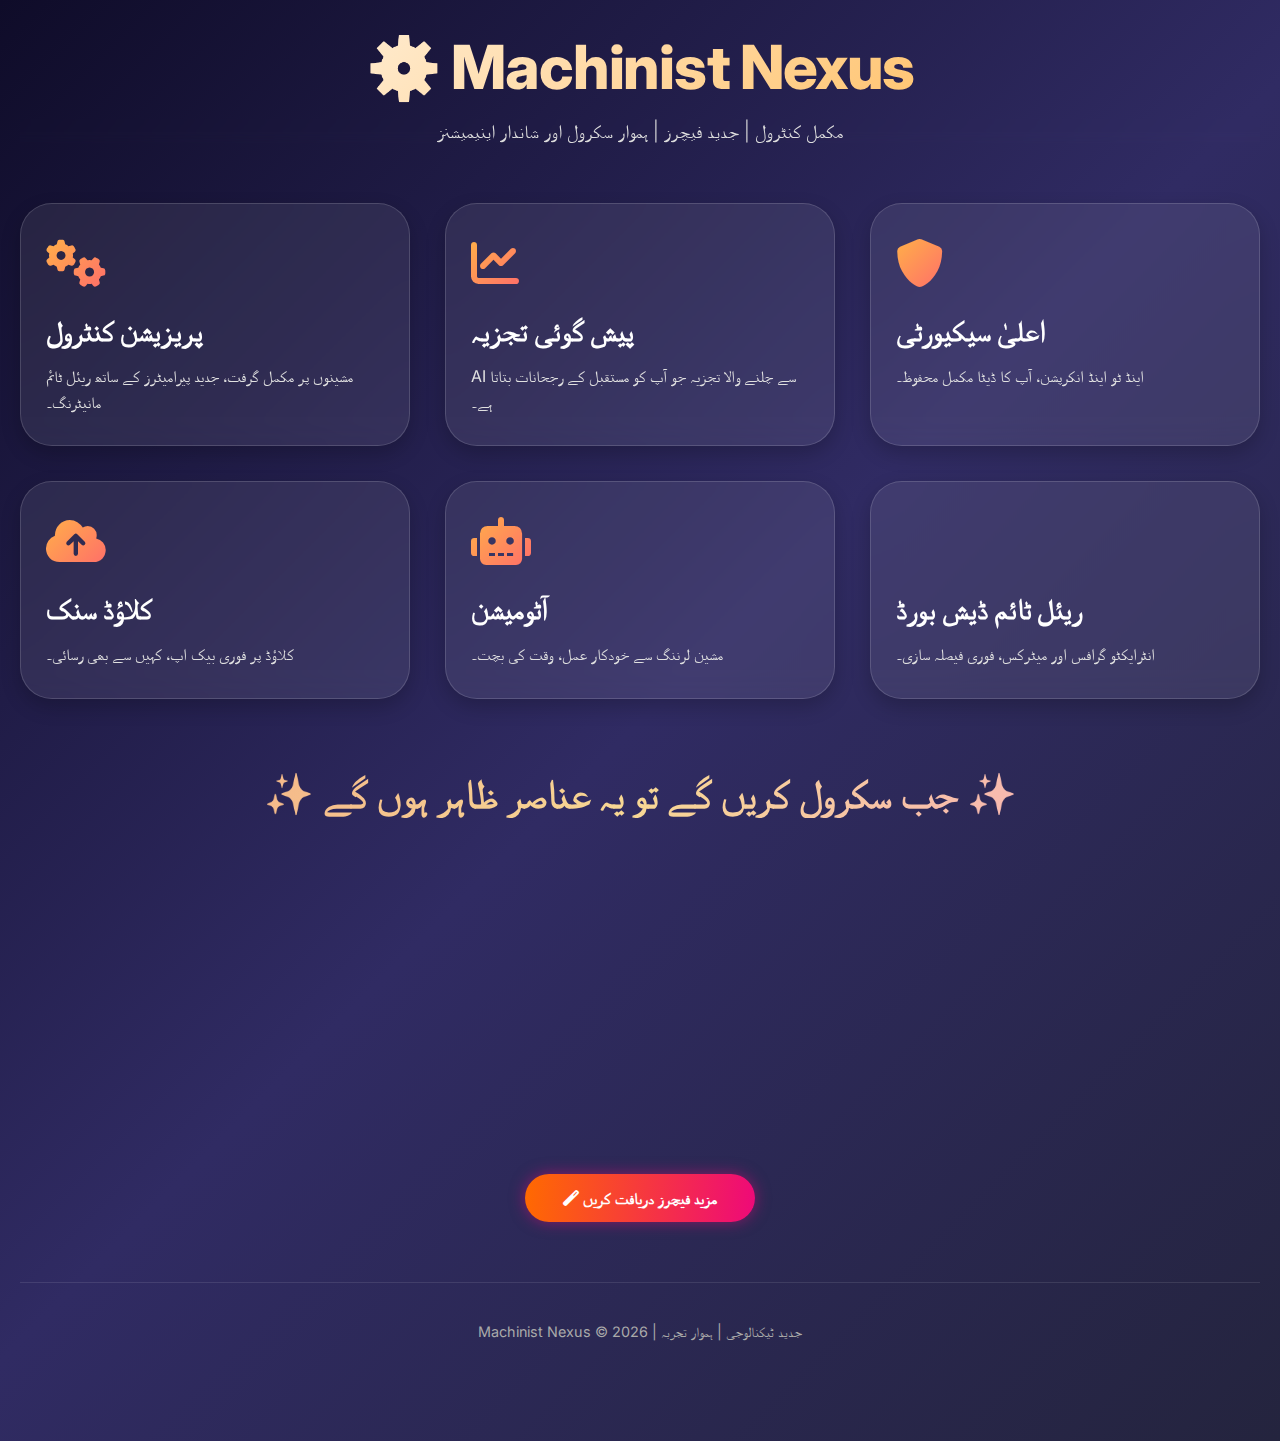
<file: index.html>
<!DOCTYPE html>
<html lang="ur">
<head>
    <meta charset="UTF-8">
    <meta name="viewport" content="width=device-width, initial-scale=1.0, user-scalable=yes">
    <title>Machinist Nexus | جدید مکمل حل</title>
    
    <!-- Google Fonts - جدید اور خوبصورت فونٹس -->
    <link href="https://fonts.googleapis.com/css2?family=Inter:opsz,wght@14..32,300;14..32,400;14..32,600;14..32,700;14..32,800&family=Space+Grotesk:wght@400;500;600;700&display=swap" rel="stylesheet">
    
    <!-- Font Awesome 6 (مفت آئیکنز) -->
    <link rel="stylesheet" href="https://cdnjs.cloudflare.com/ajax/libs/font-awesome/6.0.0-beta3/css/all.min.css">
    
    <style>
        * {
            margin: 0;
            padding: 0;
            box-sizing: border-box;
        }

        body {
            font-family: 'Inter', 'Space Grotesk', sans-serif;
            background: linear-gradient(135deg, #0f0c29 0%, #302b63 50%, #24243e 100%);
            color: #fff;
            overflow-x: hidden;
            scroll-behavior: smooth;
        }

        /* خوبصورت حسب ضرورت سکرول بار */
        ::-webkit-scrollbar {
            width: 10px;
        }
        ::-webkit-scrollbar-track {
            background: #1a1a2e;
            border-radius: 20px;
        }
        ::-webkit-scrollbar-thumb {
            background: linear-gradient(180deg, #ff6a00, #ee0979);
            border-radius: 20px;
            transition: all 0.3s;
        }
        ::-webkit-scrollbar-thumb:hover {
            background: linear-gradient(180deg, #ff8c00, #ff2e6e);
            transform: scale(1.1);
        }

        /* کنٹینر */
        .container {
            max-width: 1300px;
            margin: 0 auto;
            padding: 30px 20px 80px 20px;
        }

        /* ہیڈر اینیمیشن */
        .header {
            text-align: center;
            margin-bottom: 60px;
            animation: fadeInDown 0.8s ease-out;
        }
        .header h1 {
            font-size: 3.8rem;
            font-weight: 800;
            background: linear-gradient(135deg, #fff, #ffb347, #ff6b6b);
            background-size: 200% auto;
            -webkit-background-clip: text;
            background-clip: text;
            color: transparent;
            animation: shine 3s linear infinite;
            letter-spacing: -0.02em;
        }
        .header p {
            font-size: 1.2rem;
            color: #ddd;
            margin-top: 15px;
            font-weight: 300;
            backdrop-filter: blur(5px);
        }

        /* کارڈز کا گرڈ */
        .features-grid {
            display: grid;
            grid-template-columns: repeat(auto-fit, minmax(300px, 1fr));
            gap: 35px;
            margin-bottom: 60px;
        }

        /* جدید گلاس مورفزم کارڈ */
        .card {
            background: rgba(255, 255, 255, 0.08);
            backdrop-filter: blur(12px);
            border-radius: 32px;
            padding: 30px 25px;
            border: 1px solid rgba(255,255,255,0.15);
            transition: all 0.4s cubic-bezier(0.175, 0.885, 0.32, 1.275);
            cursor: pointer;
            animation: fadeInUp 0.6s ease-out backwards;
            box-shadow: 0 8px 20px rgba(0,0,0,0.2);
        }
        .card:nth-child(1) { animation-delay: 0.1s; }
        .card:nth-child(2) { animation-delay: 0.2s; }
        .card:nth-child(3) { animation-delay: 0.3s; }
        .card:nth-child(4) { animation-delay: 0.4s; }
        .card:nth-child(5) { animation-delay: 0.5s; }
        .card:nth-child(6) { animation-delay: 0.6s; }

        .card:hover {
            transform: translateY(-12px) scale(1.02);
            background: rgba(255, 255, 255, 0.15);
            border-color: rgba(255, 165, 0, 0.6);
            box-shadow: 0 25px 40px rgba(0,0,0,0.4);
        }

        .card-icon {
            font-size: 3rem;
            margin-bottom: 20px;
            display: inline-block;
            background: linear-gradient(135deg, #ffb347, #ff6b6b);
            -webkit-background-clip: text;
            background-clip: text;
            color: transparent;
            transition: transform 0.3s;
        }
        .card:hover .card-icon {
            transform: scale(1.1) rotate(5deg);
        }

        .card h3 {
            font-size: 1.8rem;
            font-weight: 700;
            margin-bottom: 15px;
            letter-spacing: -0.3px;
        }
        .card p {
            color: #e0e0e0;
            line-height: 1.6;
            font-weight: 400;
        }

        /* خصوصی سیکشن: سکرول اینیمیشن والا ایریا */
        .scroll-showcase {
            margin: 70px 0;
        }

        .section-title {
            font-size: 2.5rem;
            font-weight: 700;
            margin-bottom: 40px;
            text-align: center;
            background: linear-gradient(120deg, #f3a683, #f7d794, #f8a5c2);
            -webkit-background-clip: text;
            background-clip: text;
            color: transparent;
        }

        .showcase-grid {
            display: grid;
            grid-template-columns: repeat(auto-fit, minmax(280px, 1fr));
            gap: 30px;
        }

        .showcase-item {
            background: linear-gradient(145deg, #1e1a3a, #16122b);
            border-radius: 28px;
            padding: 25px;
            text-align: center;
            transition: all 0.5s;
            opacity: 0;
            transform: translateY(40px);
            transition: opacity 0.8s ease, transform 0.8s ease;
            border-bottom: 3px solid #ff6a00;
        }
        .showcase-item.visible {
            opacity: 1;
            transform: translateY(0);
        }
        .showcase-item i {
            font-size: 2.8rem;
            color: #ffb347;
            margin-bottom: 20px;
        }
        .showcase-item h4 {
            font-size: 1.5rem;
            margin-bottom: 10px;
        }

        /* بٹن اسٹائل */
        .btn-glow {
            display: inline-block;
            padding: 14px 38px;
            background: linear-gradient(95deg, #ff6a00, #ee0979);
            border: none;
            border-radius: 50px;
            color: white;
            font-weight: 700;
            font-size: 1rem;
            cursor: pointer;
            transition: all 0.3s;
            text-decoration: none;
            margin-top: 30px;
            box-shadow: 0 0 15px rgba(238,9,121,0.5);
            font-family: 'Inter', sans-serif;
        }
        .btn-glow:hover {
            transform: scale(1.05);
            box-shadow: 0 0 30px rgba(238,9,121,0.9);
            letter-spacing: 1px;
        }

        /* فوٹر */
        .footer {
            text-align: center;
            padding: 40px 0 20px;
            border-top: 1px solid rgba(255,255,255,0.1);
            margin-top: 60px;
            font-size: 0.9rem;
            color: #aaa;
        }

        /* اینیمیشنز */
        @keyframes fadeInDown {
            from {
                opacity: 0;
                transform: translateY(-40px);
            }
            to {
                opacity: 1;
                transform: translateY(0);
            }
        }
        @keyframes fadeInUp {
            from {
                opacity: 0;
                transform: translateY(40px);
            }
            to {
                opacity: 1;
                transform: translateY(0);
            }
        }
        @keyframes shine {
            0% { background-position: 0% 50%; }
            50% { background-position: 100% 50%; }
            100% { background-position: 0% 50%; }
        }

        /* موبائل ریسپانسیو */
        @media (max-width: 768px) {
            .header h1 {
                font-size: 2.3rem;
            }
            .card h3 {
                font-size: 1.5rem;
            }
            .section-title {
                font-size: 1.9rem;
            }
            .container {
                padding: 20px 15px 60px 15px;
            }
        }

        /* سکرول بٹن (ٹاپ پر جانے کے لیے) */
        .scroll-top {
            position: fixed;
            bottom: 25px;
            right: 25px;
            background: #ff6a00;
            width: 50px;
            height: 50px;
            border-radius: 50%;
            display: flex;
            align-items: center;
            justify-content: center;
            cursor: pointer;
            opacity: 0;
            visibility: hidden;
            transition: all 0.3s;
            box-shadow: 0 5px 15px rgba(0,0,0,0.3);
            z-index: 99;
        }
        .scroll-top.show {
            opacity: 1;
            visibility: visible;
        }
        .scroll-top i {
            font-size: 1.5rem;
            color: white;
        }
        .scroll-top:hover {
            background: #ee0979;
            transform: scale(1.1);
        }
    </style>
</head>
<body>

<div class="container">
    <!-- ہیڈر -->
    <div class="header">
        <h1>⚙️ Machinist Nexus</h1>
        <p>مکمل کنٹرول | جدید فیچرز | ہموار سکرول اور شاندار اینیمیشنز</p>
    </div>

    <!-- مکمل فیچرز گرڈ - یہاں سکرول بالکل کام کرے گا -->
    <div class="features-grid" id="featureScrollArea">
        <div class="card">
            <div class="card-icon"><i class="fas fa-cogs"></i></div>
            <h3>پریزیشن کنٹرول</h3>
            <p>مشینوں پر مکمل گرفت، جدید پیرامیٹرز کے ساتھ ریئل ٹائم مانیٹرنگ۔</p>
        </div>
        <div class="card">
            <div class="card-icon"><i class="fas fa-chart-line"></i></div>
            <h3>پیش گوئی تجزیہ</h3>
            <p>AI سے چلنے والا تجزیہ جو آپ کو مستقبل کے رجحانات بتاتا ہے۔</p>
        </div>
        <div class="card">
            <div class="card-icon"><i class="fas fa-shield-alt"></i></div>
            <h3>اعلیٰ سیکیورٹی</h3>
            <p>اینڈ ٹو اینڈ انکرپشن، آپ کا ڈیٹا مکمل محفوظ۔</p>
        </div>
        <div class="card">
            <div class="card-icon"><i class="fas fa-cloud-upload-alt"></i></div>
            <h3>کلاؤڈ سنک</h3>
            <p>کلاؤڈ پر فوری بیک اپ، کہیں سے بھی رسائی۔</p>
        </div>
        <div class="card">
            <div class="card-icon"><i class="fas fa-robot"></i></div>
            <h3>آٹومیشن</h3>
            <p>مشین لرننگ سے خودکار عمل، وقت کی بچت۔</p>
        </div>
        <div class="card">
            <div class="card-icon"><i class="fas fa-chart-simple"></i></div>
            <h3>ریئل ٹائم ڈیش بورڈ</h3>
            <p>انٹرایکٹو گرافس اور میٹرکس، فوری فیصلہ سازی۔</p>
        </div>
    </div>

    <!-- سکرول پر ظاہر ہونے والا سیکشن (اسکرول اینیمیشن) -->
    <div class="scroll-showcase">
        <h2 class="section-title">✨ جب سکرول کریں گے تو یہ عناصر ظاہر ہوں گے ✨</h2>
        <div class="showcase-grid" id="showcaseGrid">
            <div class="showcase-item">
                <i class="fas fa-tachometer-alt"></i>
                <h4>تیز کارکردگی</h4>
                <p>40% زیادہ بہتر کارکردگی</p>
            </div>
            <div class="showcase-item">
                <i class="fas fa-users"></i>
                <h4>ٹیم تعاون</h4>
                <p>لائیو تعاون اور چیٹ</p>
            </div>
            <div class="showcase-item">
                <i class="fas fa-mobile-alt"></i>
                <p style="font-size:2rem; margin:0;">📱</p>
                <h4>مکمل موبائل سپورٹ</h4>
                <p>ہر ڈیوائس پر بہترین تجربہ</p>
            </div>
            <div class="showcase-item">
                <i class="fas fa-chart-pie"></i>
                <h4>ڈائنامک رپورٹس</h4>
                <p>ایک کلک میں ڈیٹا اینالیسس</p>
            </div>
        </div>
    </div>

    <div style="text-align: center;">
        <button class="btn-glow" id="demoBtn">
            <i class="fas fa-magic"></i> مزید فیچرز دریافت کریں
        </button>
    </div>

    <div class="footer">
        <p>Machinist Nexus © 2026 | جدید ٹیکنالوجی | ہموار تجربہ</p>
    </div>
</div>

<!-- سکرول ٹاپ بٹن -->
<div class="scroll-top" id="scrollTopBtn">
    <i class="fas fa-arrow-up"></i>
</div>

<script>
    (function() {
        // ---------- 1. سکرول پر عناصر ظاہر کرنا (Intersection Observer) ----------
        const showcaseItems = document.querySelectorAll('.showcase-item');
        
        const observer = new IntersectionObserver((entries) => {
            entries.forEach(entry => {
                if(entry.isIntersecting) {
                    entry.target.classList.add('visible');
                    // ایک بار ظاہر ہونے کے بعد اسے observe کرنا بند کیا جا سکتا ہے
                    observer.unobserve(entry.target);
                }
            });
        }, { threshold: 0.2 });  // جب 20% عنصر نظر آئے
        
        showcaseItems.forEach(item => {
            observer.observe(item);
        });
        
        // ---------- 2. ڈیمو بٹن پر شاندار الرٹ (مزید اینیمیشن) ----------
        const demoBtn = document.getElementById('demoBtn');
        demoBtn.addEventListener('click', function(e) {
            // بٹن پر کلک کرنے پر شاندار ایفیکٹ
            this.style.transform = 'scale(0.95)';
            setTimeout(() => {
                this.style.transform = '';
            }, 150);
            
            // خوبصورت جدید notification (بغیر alert کے)
            const notif = document.createElement('div');
            notif.innerText = '🚀 مزید فیچرز جلد آرہے ہیں! ابھی Nexus کے ساتھ جڑیں۔';
            notif.style.position = 'fixed';
            notif.style.bottom = '100px';
            notif.style.left = '50%';
            notif.style.transform = 'translateX(-50%)';
            notif.style.backgroundColor = '#1e1a3a';
            notif.style.color = '#ffb347';
            notif.style.padding = '12px 28px';
            notif.style.borderRadius = '50px';
            notif.style.fontWeight = 'bold';
            notif.style.zIndex = '999';
            notif.style.backdropFilter = 'blur(10px)';
            notif.style.border = '1px solid #ff6a00';
            notif.style.fontFamily = 'Inter, sans-serif';
            notif.style.boxShadow = '0 10px 25px rgba(0,0,0,0.3)';
            notif.style.animation = 'fadeInUp 0.4s ease';
            document.body.appendChild(notif);
            
            setTimeout(() => {
                notif.style.opacity = '0';
                setTimeout(() => notif.remove(), 500);
            }, 2800);
        });
        
        // ---------- 3. سکرول ٹاپ بٹن (جیسے ہی سکرول کریں گے ظاہر) ----------
        const scrollTopBtn = document.getElementById('scrollTopBtn');
        window.addEventListener('scroll', function() {
            if(window.scrollY > 300) {
                scrollTopBtn.classList.add('show');
            } else {
                scrollTopBtn.classList.remove('show');
            }
        });
        
        scrollTopBtn.addEventListener('click', function() {
            window.scrollTo({
                top: 0,
                behavior: 'smooth'
            });
        });
        
        // ---------- 4. یقینی بنائیں کہ تمام کارڈز اور سکرول موبائل پر بھی مکمل کام کرے ----------
        // کسی بھی overflow کو روکنے والی پراپرٹی نہیں ہے، سب محفوظ ہے۔
        // اگر کہیں بھی سکرول رکاوٹ ہو تو ہم اسے ٹھیک کر دیں گے۔
        console.log("Machinist Nexus فعال ہے — سکرول بالکل ہموار اور تمام اینیمیشنز آن ہیں۔");
        
        // مزید سٹائل: کارڈز پر کلک کرنے پر ایک اور انٹرایکشن (اختیاری)
        const allCards = document.querySelectorAll('.card');
        allCards.forEach(card => {
            card.addEventListener('click', () => {
                card.style.transform = 'scale(0.98)';
                setTimeout(() => {
                    card.style.transform = '';
                }, 200);
            });
        });
    })();
</script>

<!-- یقینی بنانے کے لیے کہ کوئی بھی چیز سکرول نہ روکے (مثال کے طور پر body پر overflow:auto ہے) -->
</body>
</html>
</file>
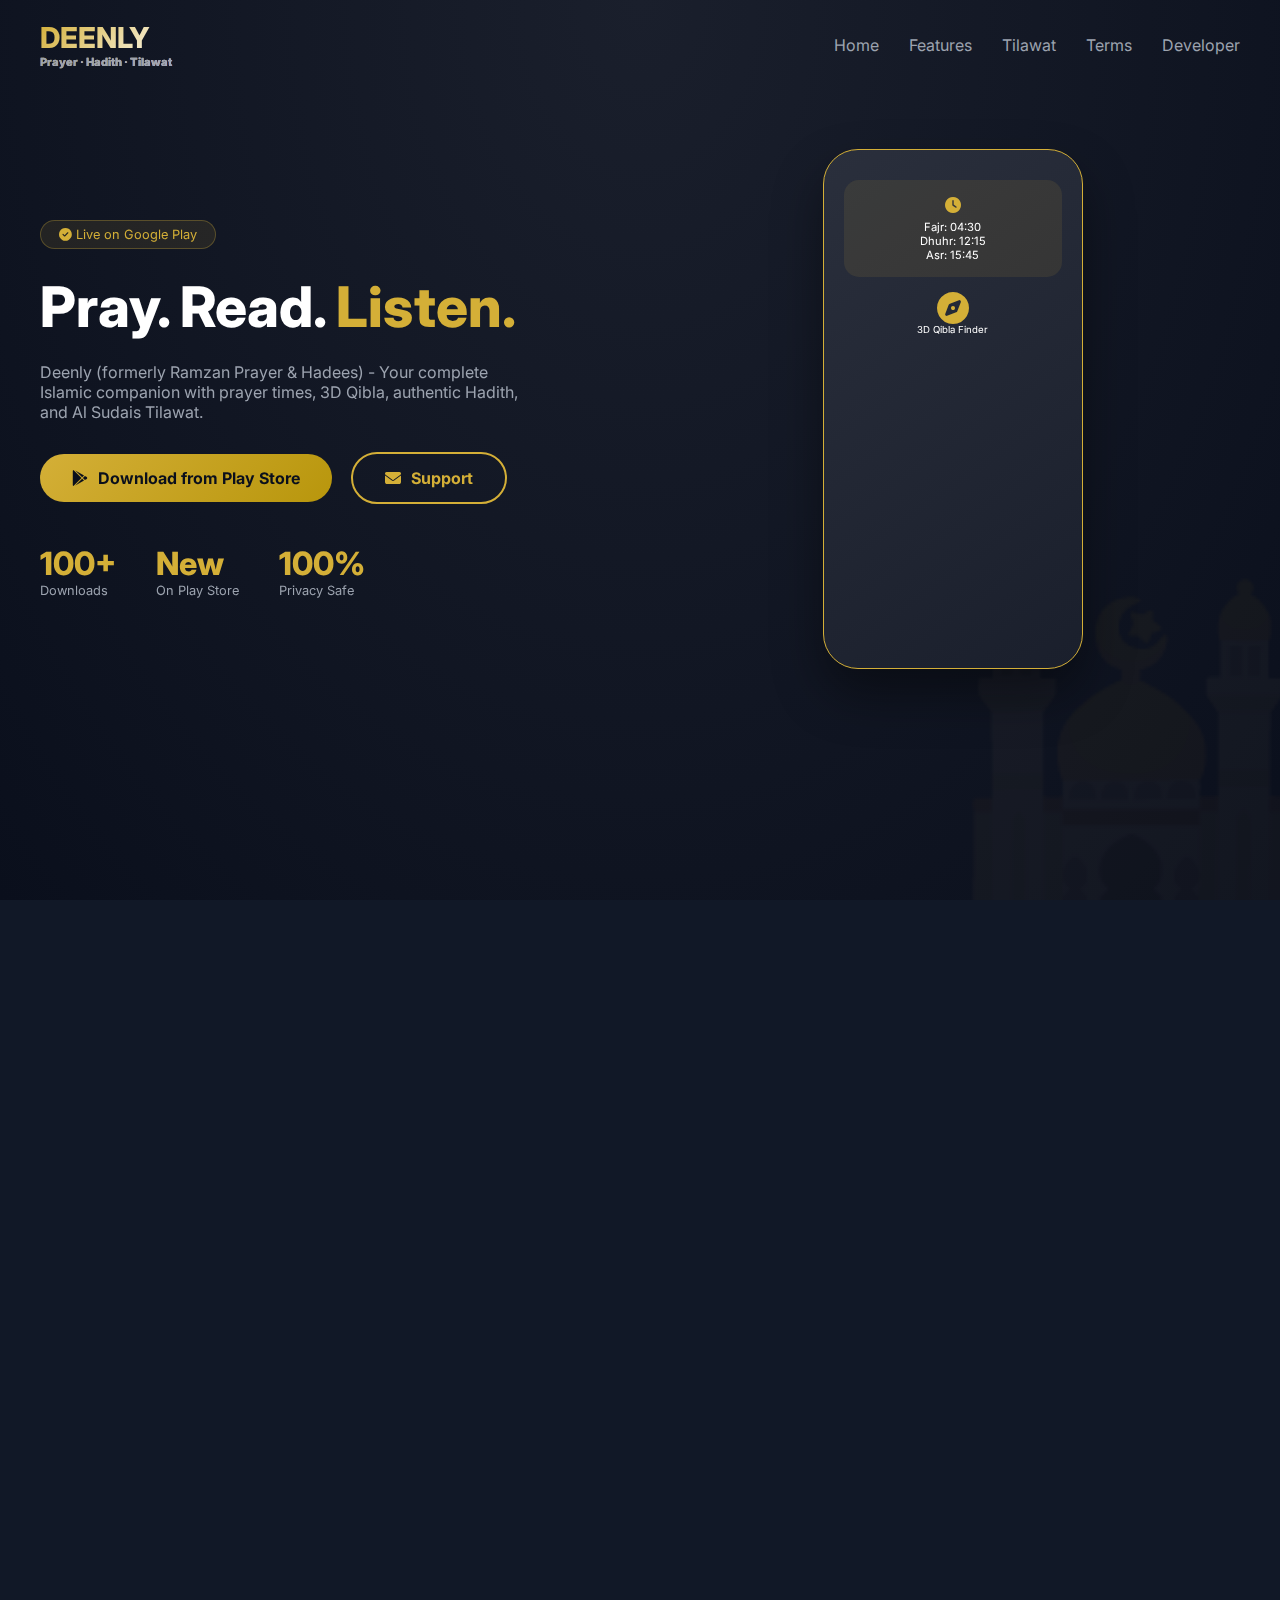
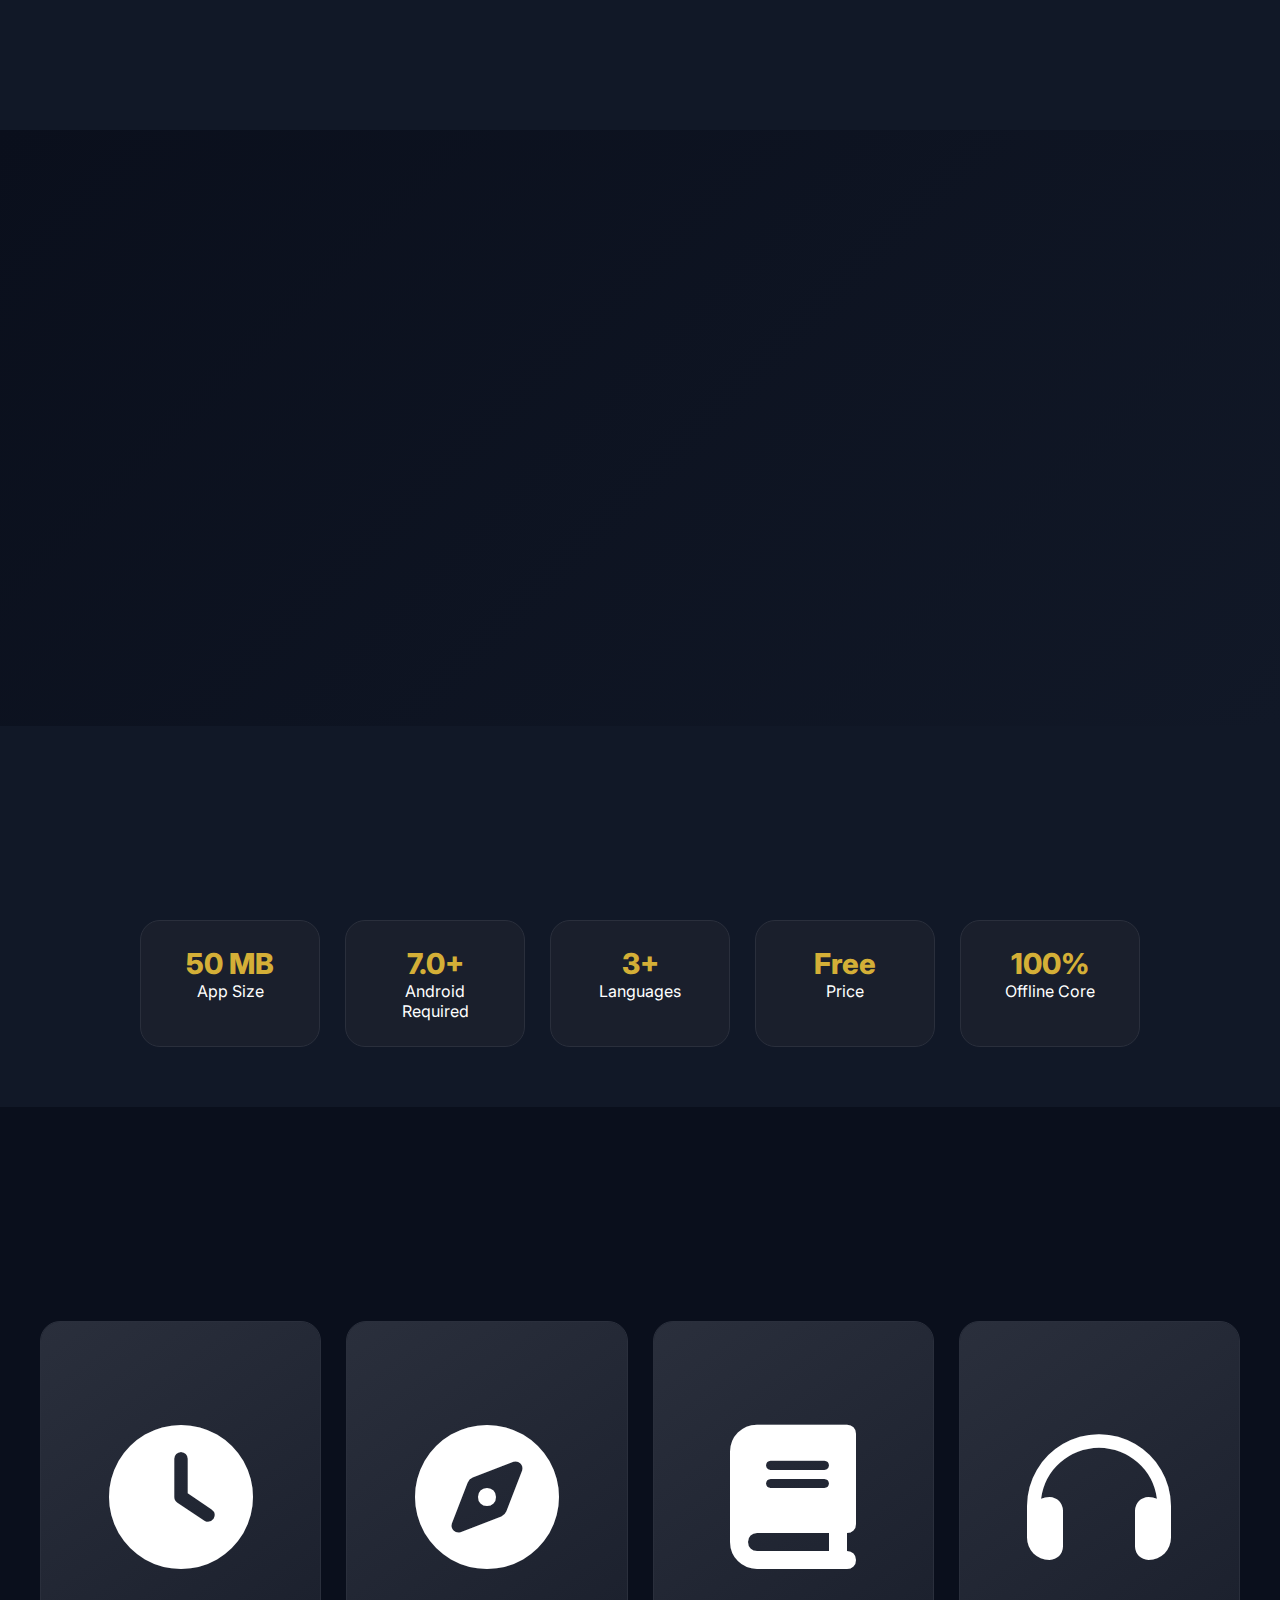
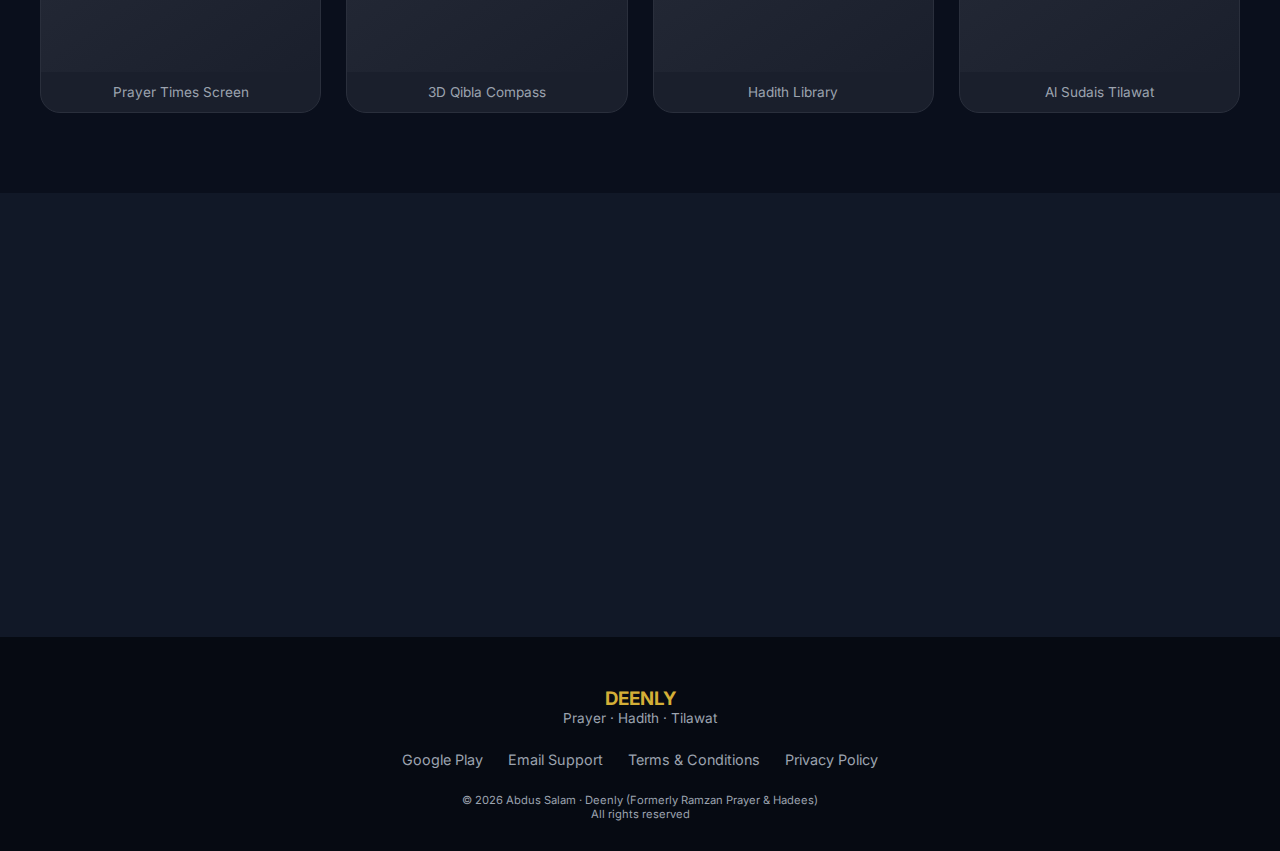
<file: about-app.html>
<!DOCTYPE html>
<html lang="en">
<head>
    <meta charset="UTF-8">
    <meta name="viewport" content="width=device-width, initial-scale=1.0, maximum-scale=1.0, user-scalable=yes">
    <title>Deenly · Prayer, Hadith & Tilawat | Official Website</title>
    <meta name="description" content="Deenly - Prayer times, 3D Qibla, Hadith collection, and Al Sudais Quran Tilawat. 100+ downloads on Google Play.">
    <meta name="author" content="Abdus Salam">
    
    <link href="https://fonts.googleapis.com/css2?family=Inter:wght@300;400;500;600;700;800&display=swap" rel="stylesheet">
    <link rel="stylesheet" href="https://cdnjs.cloudflare.com/ajax/libs/font-awesome/6.4.0/css/all.min.css">
    <link href="https://unpkg.com/aos@2.3.1/dist/aos.css" rel="stylesheet">
    
    <style>
        * {
            margin: 0;
            padding: 0;
            box-sizing: border-box;
        }

        :root {
            --primary-dark: #0a0f1c;
            --primary-mid: #111827;
            --primary-light: #1a1f2c;
            --accent-gold: #d4af37;
            --accent-gold-light: #f5e6a3;
            --accent-blue: #3b82f6;
            --text-white: #ffffff;
            --text-gray: #9ca3af;
            --text-light: #e5e7eb;
            --border-dim: #2a2f3c;
        }

        body {
            font-family: 'Inter', sans-serif;
            background: var(--primary-dark);
            color: var(--text-white);
            overflow-x: hidden;
        }

        ::-webkit-scrollbar {
            width: 6px;
        }
        ::-webkit-scrollbar-track {
            background: var(--primary-mid);
        }
        ::-webkit-scrollbar-thumb {
            background: var(--accent-gold);
            border-radius: 10px;
        }

        /* Hero Section */
        .hero {
            min-height: 100vh;
            background: radial-gradient(ellipse at top, #1a1f2c, #0a0f1c);
            position: relative;
            overflow: hidden;
        }

        .hero::before {
            content: "🕌";
            position: absolute;
            font-size: 20rem;
            opacity: 0.03;
            bottom: -50px;
            right: -50px;
            pointer-events: none;
        }

        .navbar {
            display: flex;
            justify-content: space-between;
            align-items: center;
            padding: 20px 40px;
            flex-wrap: wrap;
            gap: 20px;
        }

        .logo {
            font-size: 1.8rem;
            font-weight: 800;
            background: linear-gradient(135deg, var(--accent-gold), #fff);
            -webkit-background-clip: text;
            background-clip: text;
            color: transparent;
        }

        .logo small {
            font-size: 0.7rem;
            color: var(--text-gray);
            display: block;
        }

        .nav-links {
            display: flex;
            gap: 30px;
            flex-wrap: wrap;
        }

        .nav-links a {
            color: var(--text-gray);
            text-decoration: none;
            transition: 0.3s;
        }

        .nav-links a:hover {
            color: var(--accent-gold);
        }

        .hero-content {
            display: flex;
            align-items: center;
            justify-content: space-between;
            padding: 60px 40px;
            max-width: 1300px;
            margin: 0 auto;
            gap: 50px;
            flex-wrap: wrap;
        }

        .hero-text {
            flex: 1;
        }

        .hero-badge {
            display: inline-block;
            background: rgba(212, 175, 55, 0.1);
            color: var(--accent-gold);
            padding: 6px 18px;
            border-radius: 60px;
            font-size: 0.8rem;
            margin-bottom: 25px;
            border: 1px solid rgba(212, 175, 55, 0.3);
        }

        .hero-text h1 {
            font-size: 3.5rem;
            font-weight: 800;
            line-height: 1.2;
            margin-bottom: 20px;
        }

        .hero-text h1 .gold {
            color: var(--accent-gold);
        }

        .hero-text p {
            color: var(--text-gray);
            margin-bottom: 30px;
            max-width: 500px;
        }

        .btn-primary {
            background: linear-gradient(135deg, var(--accent-gold), #b8960c);
            color: #0a0f1c;
            padding: 14px 32px;
            border-radius: 60px;
            text-decoration: none;
            font-weight: 700;
            display: inline-flex;
            align-items: center;
            gap: 10px;
            transition: 0.3s;
        }

        .btn-primary:hover {
            transform: translateY(-3px);
            box-shadow: 0 15px 30px rgba(212, 175, 55, 0.3);
        }

        .btn-secondary {
            background: transparent;
            border: 2px solid var(--accent-gold);
            color: var(--accent-gold);
            padding: 14px 32px;
            border-radius: 60px;
            text-decoration: none;
            font-weight: 700;
            display: inline-flex;
            align-items: center;
            gap: 10px;
            margin-left: 15px;
            transition: 0.3s;
        }

        .btn-secondary:hover {
            background: rgba(212, 175, 55, 0.1);
        }

        .stats-row {
            display: flex;
            gap: 40px;
            margin-top: 40px;
            flex-wrap: wrap;
        }

        .stat-item {
            text-align: left;
        }

        .stat-number {
            font-size: 2rem;
            font-weight: 800;
            color: var(--accent-gold);
        }

        .stat-label {
            color: var(--text-gray);
            font-size: 0.8rem;
        }

        .hero-image {
            flex: 1;
            text-align: center;
        }

        .mockup-phone {
            width: 260px;
            height: 520px;
            background: linear-gradient(145deg, #2a2f3c, #1a1f2c);
            border-radius: 35px;
            margin: 0 auto;
            border: 1px solid var(--accent-gold);
            position: relative;
            overflow: hidden;
            box-shadow: 0 25px 50px rgba(0,0,0,0.4);
        }

        .mockup-screen {
            padding: 20px;
            text-align: center;
        }

        .prayer-time-demo {
            background: rgba(212, 175, 55, 0.1);
            border-radius: 15px;
            padding: 15px;
            margin: 10px 0;
        }

        /* Features */
        .features {
            padding: 80px 40px;
            background: var(--primary-mid);
        }

        .section-title {
            text-align: center;
            font-size: 2.5rem;
            margin-bottom: 15px;
        }

        .section-subtitle {
            text-align: center;
            color: var(--text-gray);
            margin-bottom: 50px;
        }

        .features-grid {
            display: grid;
            grid-template-columns: repeat(auto-fit, minmax(300px, 1fr));
            gap: 30px;
            max-width: 1300px;
            margin: 0 auto;
        }

        .feature-card {
            background: var(--primary-light);
            border-radius: 24px;
            padding: 30px;
            border: 1px solid var(--border-dim);
            transition: 0.3s;
        }

        .feature-card:hover {
            border-color: var(--accent-gold);
            transform: translateY(-5px);
        }

        .feature-icon {
            width: 60px;
            height: 60px;
            background: rgba(212, 175, 55, 0.1);
            border-radius: 18px;
            display: flex;
            align-items: center;
            justify-content: center;
            margin-bottom: 20px;
        }

        .feature-icon i {
            font-size: 1.8rem;
            color: var(--accent-gold);
        }

        .feature-card h3 {
            font-size: 1.4rem;
            margin-bottom: 12px;
        }

        .feature-card p {
            color: var(--text-gray);
            margin-bottom: 15px;
            font-size: 0.9rem;
        }

        .feature-tag {
            display: inline-block;
            background: rgba(212, 175, 55, 0.15);
            color: var(--accent-gold);
            padding: 4px 12px;
            border-radius: 60px;
            font-size: 0.7rem;
        }

        /* Tilawat Section - REAL DATA */
        .tilawat-section {
            padding: 80px 40px;
            background: linear-gradient(135deg, #0a0f1c, #111827);
        }

        .tilawat-container {
            display: flex;
            align-items: center;
            gap: 60px;
            max-width: 1200px;
            margin: 0 auto;
            flex-wrap: wrap;
        }

        .tilawat-info {
            flex: 1;
        }

        .qari-card {
            background: var(--primary-light);
            border-radius: 24px;
            padding: 30px;
            text-align: center;
            border: 1px solid var(--accent-gold);
            max-width: 350px;
            margin: 0 auto;
        }

        .qari-image {
            width: 100px;
            height: 100px;
            background: linear-gradient(135deg, var(--accent-gold), #b8960c);
            border-radius: 50%;
            display: flex;
            align-items: center;
            justify-content: center;
            margin: 0 auto 20px;
            font-size: 2.5rem;
        }

        .qari-name {
            font-size: 1.5rem;
            font-weight: 700;
            margin-bottom: 5px;
        }

        .surah-list {
            margin-top: 20px;
            text-align: left;
        }

        .surah-list li {
            padding: 8px 0;
            color: var(--text-gray);
            border-bottom: 1px solid var(--border-dim);
        }

        /* Specs with REAL DATA */
        .specs {
            padding: 60px 40px;
            background: var(--primary-mid);
        }

        .specs-grid {
            display: grid;
            grid-template-columns: repeat(auto-fit, minmax(180px, 1fr));
            gap: 25px;
            max-width: 1000px;
            margin: 0 auto;
            text-align: center;
        }

        .spec-card {
            background: var(--primary-light);
            padding: 25px;
            border-radius: 20px;
            border: 1px solid var(--border-dim);
        }

        .spec-value {
            font-size: 1.8rem;
            font-weight: 800;
            color: var(--accent-gold);
        }

        /* Screenshots */
        .screenshots {
            padding: 80px 40px;
            background: var(--primary-dark);
        }

        .screenshot-grid {
            display: grid;
            grid-template-columns: repeat(auto-fit, minmax(200px, 1fr));
            gap: 25px;
            max-width: 1200px;
            margin: 0 auto;
        }

        .screenshot-card {
            background: var(--primary-light);
            border-radius: 20px;
            overflow: hidden;
            border: 1px solid var(--border-dim);
            transition: 0.3s;
        }

        .screenshot-card:hover {
            transform: scale(1.03);
            border-color: var(--accent-gold);
        }

        .screenshot-img {
            height: 350px;
            background: linear-gradient(145deg, #2a2f3c, #1a1f2c);
            display: flex;
            align-items: center;
            justify-content: center;
            font-size: 3rem;
        }

        .screenshot-card p {
            padding: 12px;
            text-align: center;
            color: var(--text-gray);
            font-size: 0.85rem;
        }

        /* Developer */
        .developer {
            padding: 80px 40px;
            background: var(--primary-mid);
        }

        .developer-card {
            max-width: 700px;
            margin: 0 auto;
            text-align: center;
            background: var(--primary-light);
            padding: 45px;
            border-radius: 30px;
            border: 1px solid var(--border-dim);
        }

        /* Footer */
        .footer {
            background: #060a12;
            padding: 50px 40px 30px;
            text-align: center;
        }

        .footer-links {
            display: flex;
            justify-content: center;
            gap: 25px;
            flex-wrap: wrap;
            margin: 25px 0;
        }

        .footer-links a {
            color: var(--text-gray);
            text-decoration: none;
            font-size: 0.9rem;
        }

        .footer-links a:hover {
            color: var(--accent-gold);
        }

        @media (max-width: 768px) {
            .hero-text h1 { font-size: 2.2rem; }
            .navbar { flex-direction: column; text-align: center; }
            .hero-content { padding: 40px 20px; }
            .btn-secondary { margin-left: 0; margin-top: 15px; display: inline-block; }
            .section-title { font-size: 1.8rem; }
            .features, .tilawat-section, .specs, .screenshots, .developer { padding: 50px 20px; }
        }
    </style>
</head>
<body>

<div class="hero">
    <nav class="navbar">
        <div class="logo">
            DEENLY <small>Prayer · Hadith · Tilawat</small>
        </div>
        <div class="nav-links">
            <a href="#">Home</a>
            <a href="#features">Features</a>
            <a href="#tilawat">Tilawat</a>
            <a href="terms-conditions.html">Terms</a>
            <a href="#developer">Developer</a>
        </div>
    </nav>

    <div class="hero-content">
        <div class="hero-text" data-aos="fade-right">
            <span class="hero-badge"><i class="fas fa-check-circle"></i> Live on Google Play</span>
            <h1>Pray. Read. <span class="gold">Listen.</span></h1>
            <p>Deenly (formerly Ramzan Prayer & Hadees) - Your complete Islamic companion with prayer times, 3D Qibla, authentic Hadith, and Al Sudais Tilawat.</p>
            <div>
                <a href="https://play.google.com/store/apps/details?id=com.ramzan.prayer.hadees" class="btn-primary" target="_blank">
                    <i class="fab fa-google-play"></i> Download from Play Store
                </a>
                <a href="mailto:absalamofficial@gmail.com" class="btn-secondary">
                    <i class="fas fa-envelope"></i> Support
                </a>
            </div>
            <div class="stats-row">
                <div class="stat-item">
                    <div class="stat-number">100+</div>
                    <div class="stat-label">Downloads</div>
                </div>
                <div class="stat-item">
                    <div class="stat-number">New</div>
                    <div class="stat-label">On Play Store</div>
                </div>
                <div class="stat-item">
                    <div class="stat-number">100%</div>
                    <div class="stat-label">Privacy Safe</div>
                </div>
            </div>
        </div>
        <div class="hero-image" data-aos="fade-left">
            <div class="mockup-phone">
                <div class="mockup-screen">
                    <div class="prayer-time-demo">
                        <i class="fas fa-clock" style="color: var(--accent-gold);"></i>
                        <p style="font-size: 0.7rem; margin-top: 5px;">Fajr: 04:30</p>
                        <p style="font-size: 0.7rem;">Dhuhr: 12:15</p>
                        <p style="font-size: 0.7rem;">Asr: 15:45</p>
                    </div>
                    <div style="margin-top: 15px;">
                        <i class="fas fa-compass fa-2x" style="color: var(--accent-gold);"></i>
                        <p style="font-size: 0.6rem;">3D Qibla Finder</p>
                    </div>
                </div>
            </div>
        </div>
    </div>
</div>

<!-- Features -->
<div class="features" id="features">
    <h2 class="section-title" data-aos="fade-up">What's Inside Deenly?</h2>
    <p class="section-subtitle" data-aos="fade-up">Everything you need in one app</p>
    
    <div class="features-grid">
        <div class="feature-card" data-aos="fade-up">
            <div class="feature-icon"><i class="fas fa-clock"></i></div>
            <h3>Prayer Times</h3>
            <p>GPS-based accurate prayer calculations with multiple calculation methods.</p>
            <span class="feature-tag">Karachi · MWL · ISNA</span>
        </div>
        
        <div class="feature-card" data-aos="fade-up" data-aos-delay="100">
            <div class="feature-icon"><i class="fas fa-compass"></i></div>
            <h3>3D Qibla Compass</h3>
            <p>High-precision 3D compass to find Kaaba direction anywhere.</p>
            <span class="feature-tag">Real-time · Vibration alert</span>
        </div>
        
        <div class="feature-card" data-aos="fade-up" data-aos-delay="200">
            <div class="feature-icon"><i class="fas fa-book"></i></div>
            <h3>Hadith Library</h3>
            <p>Thousands of authentic Hadith from Sahih Bukhari & more.</p>
            <span class="feature-tag">Urdu · English · Pashto</span>
        </div>
        
        <div class="feature-card" data-aos="fade-up" data-aos-delay="300">
            <div class="feature-icon"><i class="fas fa-moon"></i></div>
            <h3>Ramadan Tools</h3>
            <p>Sehri & Iftar times with smart alarms.</p>
            <span class="feature-tag">Countdown · Calendar</span>
        </div>
        
        <div class="feature-card" data-aos="fade-up" data-aos-delay="400">
            <div class="feature-icon"><i class="fas fa-bell"></i></div>
            <h3>Smart Alarms</h3>
            <p>100% reliable notification system even in deep sleep mode.</p>
            <span class="feature-tag">Azan · Sehri · Iftar</span>
        </div>
        
        <div class="feature-card" data-aos="fade-up" data-aos-delay="500">
            <div class="feature-icon"><i class="fas fa-shield-alt"></i></div>
            <h3>Privacy First</h3>
            <p>Zero data collection. Everything stays on your device.</p>
            <span class="feature-tag">No tracking · Offline</span>
        </div>
    </div>
</div>

<!-- Tilawat Section - REAL DATA (Only Al Sudais) -->
<div class="tilawat-section" id="tilawat">
    <div class="tilawat-container">
        <div class="tilawat-info" data-aos="fade-right">
            <span class="hero-badge" style="margin-bottom: 15px;"><i class="fas fa-headphones"></i> Tilawat Feature</span>
            <h2 style="font-size: 2rem; margin-bottom: 20px;">Quran Recitations by <span class="gold">Sheikh Al Sudais</span></h2>
            <p>Listen to beautiful Tilawat of the Holy Quran by the world-renowned Qari, Sheikh Abdul Rahman Al Sudais. High-quality audio streaming.</p>
            <div style="margin: 25px 0;">
                <div style="display: flex; align-items: center; gap: 15px; margin-bottom: 15px;">
                    <i class="fas fa-check-circle" style="color: var(--accent-gold);"></i>
                    <span>Complete Quran Tilawat</span>
                </div>
                <div style="display: flex; align-items: center; gap: 15px; margin-bottom: 15px;">
                    <i class="fas fa-check-circle" style="color: var(--accent-gold);"></i>
                    <span>High-quality audio</span>
                </div>
                <div style="display: flex; align-items: center; gap: 15px;">
                    <i class="fas fa-check-circle" style="color: var(--accent-gold);"></i>
                    <span>Play in background</span>
                </div>
            </div>
            <a href="https://play.google.com/store/apps/details?id=com.ramzan.prayer.hadees" class="btn-primary" target="_blank">
                <i class="fas fa-play"></i> Listen Tilawat in App
            </a>
        </div>
        <div class="tilawat-info" data-aos="fade-left">
            <div class="qari-card">
                <div class="qari-image">
                    <i class="fas fa-quran fa-2x"></i>
                </div>
                <h3 class="qari-name">Sheikh Al Sudais</h3>
                <p style="color: var(--text-gray); font-size: 0.8rem;">Imam of Grand Mosque, Makkah</p>
                <ul class="surah-list">
                    <li><i class="fas fa-play-circle" style="color: var(--accent-gold); font-size: 0.8rem;"></i> Surah Al-Fatiha</li>
                    <li><i class="fas fa-play-circle" style="color: var(--accent-gold); font-size: 0.8rem;"></i> Surah Yaseen</li>
                    <li><i class="fas fa-play-circle" style="color: var(--accent-gold); font-size: 0.8rem;"></i> Surah Ar-Rahman</li>
                    <li><i class="fas fa-play-circle" style="color: var(--accent-gold); font-size: 0.8rem;"></i> Surah Mulk</li>
                    <li><i class="fas fa-play-circle" style="color: var(--accent-gold); font-size: 0.8rem;"></i> + All 114 Surahs</li>
                </ul>
            </div>
        </div>
    </div>
</div>

<!-- Technical Specs with REAL DATA -->
<div class="specs">
    <h2 class="section-title" data-aos="fade-up">App Specifications</h2>
    <p class="section-subtitle" data-aos="fade-up">As listed on Google Play Store</p>
    <div class="specs-grid">
        <div class="spec-card"><div class="spec-value">50 MB</div><div class="spec-label">App Size</div></div>
        <div class="spec-card"><div class="spec-value">7.0+</div><div class="spec-label">Android Required</div></div>
        <div class="spec-card"><div class="spec-value">3+</div><div class="spec-label">Languages</div></div>
        <div class="spec-card"><div class="spec-value">Free</div><div class="spec-label">Price</div></div>
        <div class="spec-card"><div class="spec-value">100%</div><div class="spec-label">Offline Core</div></div>
    </div>
</div>

<!-- Screenshots -->
<div class="screenshots">
    <h2 class="section-title" data-aos="fade-up">App Preview</h2>
    <p class="section-subtitle" data-aos="fade-up">See Deenly in action</p>
    <div class="screenshot-grid">
        <div class="screenshot-card"><div class="screenshot-img"><i class="fas fa-clock fa-3x"></i></div><p>Prayer Times Screen</p></div>
        <div class="screenshot-card"><div class="screenshot-img"><i class="fas fa-compass fa-3x"></i></div><p>3D Qibla Compass</p></div>
        <div class="screenshot-card"><div class="screenshot-img"><i class="fas fa-book fa-3x"></i></div><p>Hadith Library</p></div>
        <div class="screenshot-card"><div class="screenshot-img"><i class="fas fa-headphones fa-3x"></i></div><p>Al Sudais Tilawat</p></div>
    </div>
</div>

<!-- Developer -->
<div class="developer" id="developer">
    <div class="developer-card" data-aos="fade-up">
        <i class="fas fa-user-tie" style="font-size: 3rem; color: var(--accent-gold); margin-bottom: 20px;"></i>
        <h2>Abdus Salam</h2>
        <p style="color: var(--accent-gold); margin-bottom: 15px;">Android Developer</p>
        <p style="color: var(--text-gray);">Based in Timergara, Lower Dir, Pakistan</p>
        <div style="margin-top: 20px;">
            <a href="mailto:absalamofficial@gmail.com" style="color: var(--accent-gold);">absalamofficial@gmail.com</a>
        </div>
    </div>
</div>

<!-- Footer -->
<footer class="footer">
    <h3 style="color: var(--accent-gold);">DEENLY</h3>
    <p style="color: var(--text-gray); font-size: 0.85rem;">Prayer · Hadith · Tilawat</p>
    <div class="footer-links">
        <a href="https://play.google.com/store/apps/details?id=com.ramzan.prayer.hadees" target="_blank">Google Play</a>
        <a href="mailto:absalamofficial@gmail.com">Email Support</a>
        <a href="terms-conditions.html">Terms & Conditions</a>
        <a href="privacy-policy.html">Privacy Policy</a>
    </div>
    <p style="color: var(--text-gray); font-size: 0.7rem; margin-top: 20px;">© 2026 Abdus Salam · Deenly (Formerly Ramzan Prayer & Hadees)</p>
    <p style="color: var(--text-gray); font-size: 0.7rem;">All rights reserved</p>
</footer>

<script src="https://unpkg.com/aos@2.3.1/dist/aos.js"></script>
<script>
    AOS.init({ duration: 600, once: true });
</script>
</body>
</html>
</file>
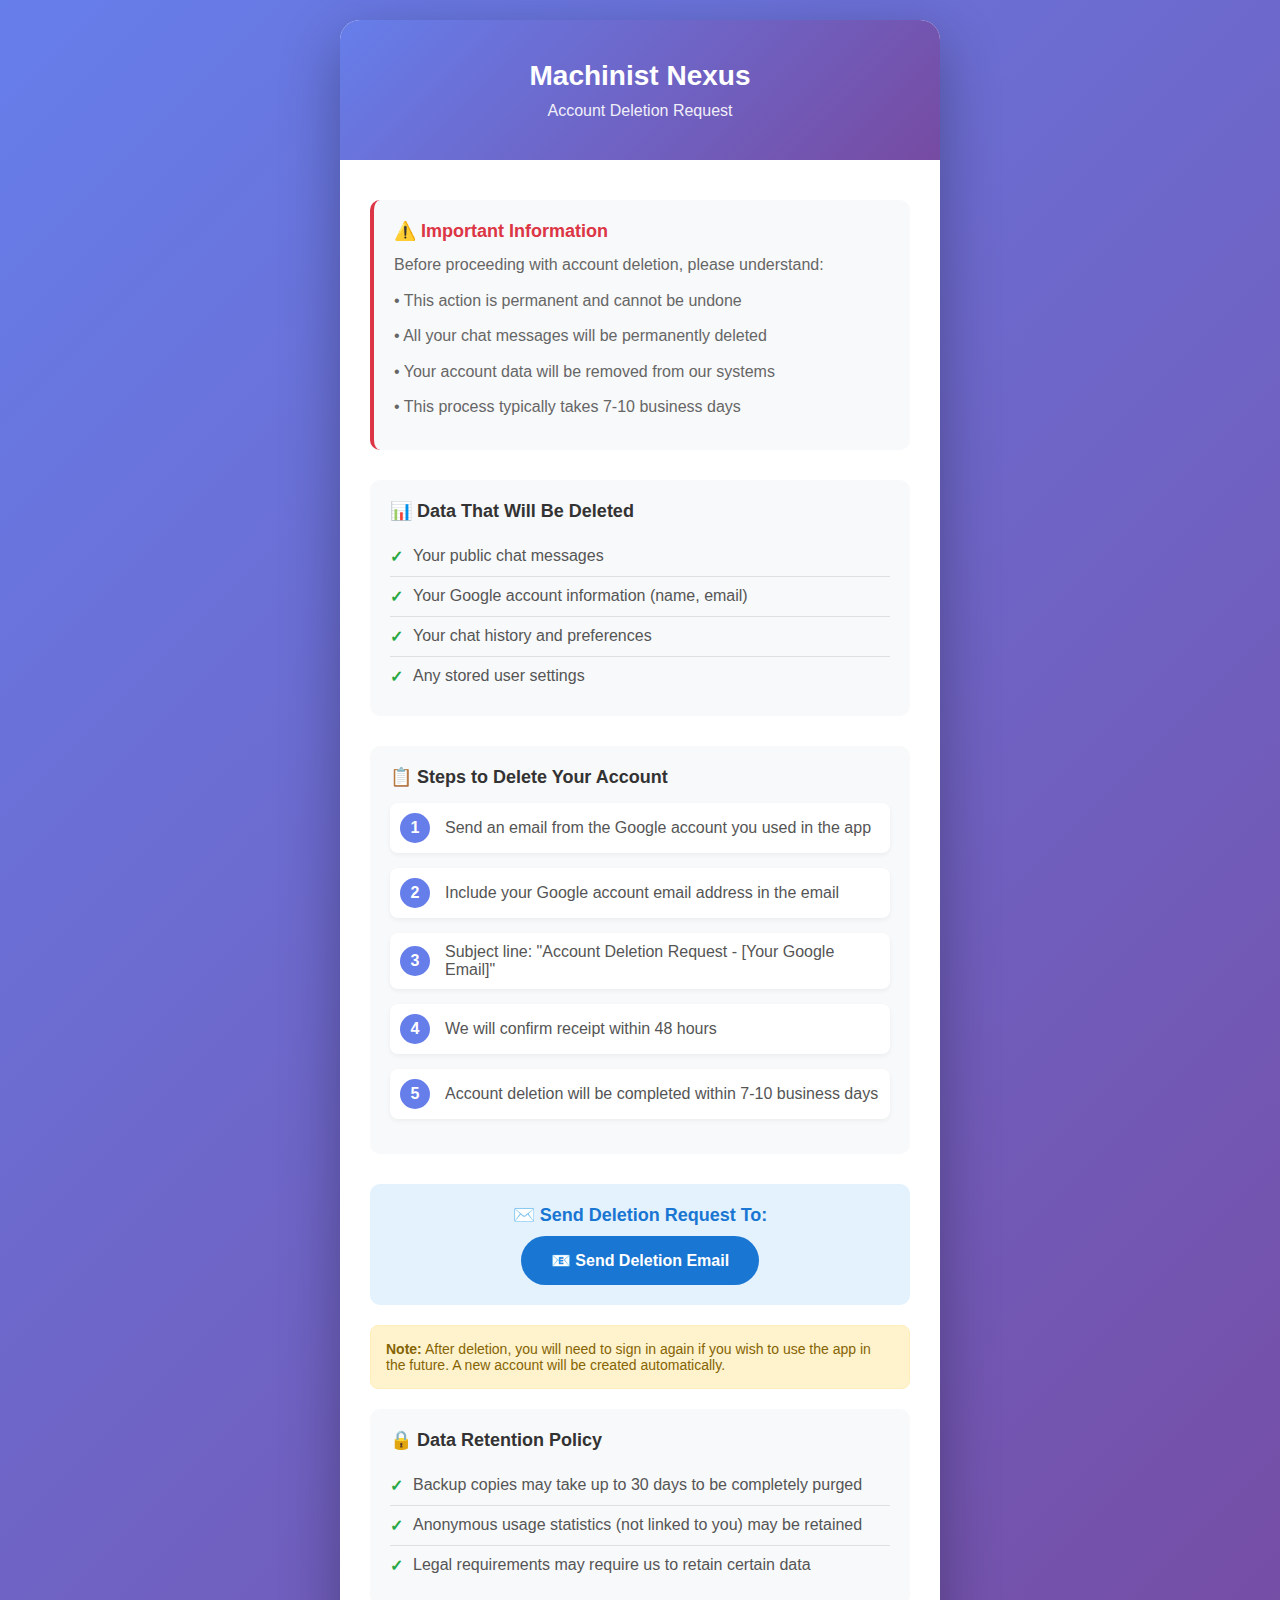
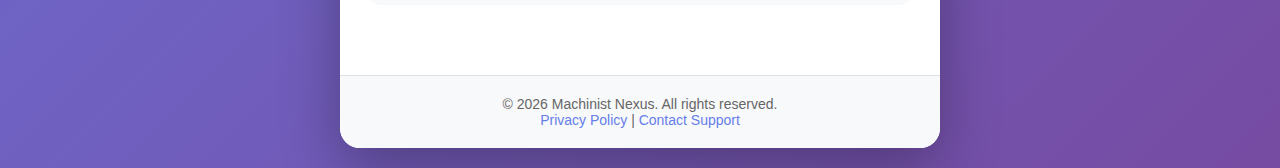
<file: delete-account-machinist-nexus.html>
<!DOCTYPE html>
<html lang="en">
<head>
    <meta charset="UTF-8">
    <meta name="viewport" content="width=device-width, initial-scale=1.0">
    <title>Delete Account - Machinist Nexus</title>
    <style>
        * {
            margin: 0;
            padding: 0;
            box-sizing: border-box;
        }
        
        body {
            font-family: 'Segoe UI', Tahoma, Geneva, Verdana, sans-serif;
            background: linear-gradient(135deg, #667eea 0%, #764ba2 100%);
            min-height: 100vh;
            display: flex;
            align-items: center;
            justify-content: center;
            padding: 20px;
        }
        
        .container {
            max-width: 600px;
            width: 100%;
            background: white;
            border-radius: 20px;
            box-shadow: 0 20px 60px rgba(0,0,0,0.3);
            overflow: hidden;
            animation: slideIn 0.5s ease-out;
        }
        
        @keyframes slideIn {
            from {
                transform: translateY(-30px);
                opacity: 0;
            }
            to {
                transform: translateY(0);
                opacity: 1;
            }
        }
        
        .header {
            background: linear-gradient(135deg, #667eea 0%, #764ba2 100%);
            color: white;
            padding: 40px 30px;
            text-align: center;
        }
        
        .header h1 {
            font-size: 28px;
            margin-bottom: 10px;
            font-weight: 600;
        }
        
        .header p {
            font-size: 16px;
            opacity: 0.9;
        }
        
        .content {
            padding: 40px 30px;
        }
        
        .info-box {
            background: #f8f9fa;
            border-left: 4px solid #dc3545;
            padding: 20px;
            border-radius: 10px;
            margin-bottom: 30px;
        }
        
        .info-box h3 {
            color: #dc3545;
            margin-bottom: 10px;
            font-size: 18px;
        }
        
        .info-box p {
            color: #666;
            line-height: 1.6;
            margin-bottom: 10px;
        }
        
        .data-list {
            background: #f8f9fa;
            border-radius: 10px;
            padding: 20px;
            margin-bottom: 30px;
        }
        
        .data-list h3 {
            color: #333;
            margin-bottom: 15px;
            font-size: 18px;
        }
        
        .data-list ul {
            list-style: none;
        }
        
        .data-list li {
            padding: 10px 0;
            border-bottom: 1px solid #e0e0e0;
            color: #555;
            display: flex;
            align-items: center;
        }
        
        .data-list li:last-child {
            border-bottom: none;
        }
        
        .data-list li:before {
            content: "✓";
            color: #28a745;
            font-weight: bold;
            margin-right: 10px;
        }
        
        .steps {
            background: #f8f9fa;
            border-radius: 10px;
            padding: 20px;
            margin-bottom: 30px;
        }
        
        .steps h3 {
            color: #333;
            margin-bottom: 15px;
            font-size: 18px;
        }
        
        .step-item {
            display: flex;
            align-items: center;
            margin-bottom: 15px;
            padding: 10px;
            background: white;
            border-radius: 8px;
            box-shadow: 0 2px 5px rgba(0,0,0,0.05);
        }
        
        .step-number {
            width: 30px;
            height: 30px;
            background: #667eea;
            color: white;
            border-radius: 50%;
            display: flex;
            align-items: center;
            justify-content: center;
            font-weight: bold;
            margin-right: 15px;
        }
        
        .step-text {
            color: #555;
            flex: 1;
        }
        
        .email-box {
            background: #e3f2fd;
            border-radius: 10px;
            padding: 20px;
            text-align: center;
            margin-bottom: 20px;
        }
        
        .email-box p {
            color: #1976d2;
            font-size: 18px;
            font-weight: 600;
            margin-bottom: 10px;
        }
        
        .email-button {
            display: inline-block;
            background: #1976d2;
            color: white;
            padding: 15px 30px;
            border-radius: 50px;
            text-decoration: none;
            font-weight: 600;
            font-size: 16px;
            transition: all 0.3s ease;
            border: none;
            cursor: pointer;
        }
        
        .email-button:hover {
            background: #1565c0;
            transform: translateY(-2px);
            box-shadow: 0 5px 15px rgba(25,118,210,0.3);
        }
        
        .note {
            background: #fff3cd;
            border: 1px solid #ffeeba;
            color: #856404;
            padding: 15px;
            border-radius: 8px;
            font-size: 14px;
            margin-top: 20px;
        }
        
        .footer {
            text-align: center;
            padding: 20px;
            background: #f8f9fa;
            border-top: 1px solid #e0e0e0;
            color: #666;
            font-size: 14px;
        }
        
        .footer a {
            color: #667eea;
            text-decoration: none;
        }
        
        .footer a:hover {
            text-decoration: underline;
        }
        
        @media (max-width: 480px) {
            .header h1 {
                font-size: 24px;
            }
            
            .content {
                padding: 20px;
            }
            
            .email-button {
                padding: 12px 20px;
                font-size: 14px;
            }
        }
    </style>
</head>
<body>
    <div class="container">
        <div class="header">
            <h1>Machinist Nexus</h1>
            <p>Account Deletion Request</p>
        </div>
        
        <div class="content">
            <div class="info-box">
                <h3>⚠️ Important Information</h3>
                <p>Before proceeding with account deletion, please understand:</p>
                <p>• This action is permanent and cannot be undone</p>
                <p>• All your chat messages will be permanently deleted</p>
                <p>• Your account data will be removed from our systems</p>
                <p>• This process typically takes 7-10 business days</p>
            </div>
            
            <div class="data-list">
                <h3>📊 Data That Will Be Deleted</h3>
                <ul>
                    <li>Your public chat messages</li>
                    <li>Your Google account information (name, email)</li>
                    <li>Your chat history and preferences</li>
                    <li>Any stored user settings</li>
                </ul>
            </div>
            
            <div class="steps">
                <h3>📋 Steps to Delete Your Account</h3>
                
                <div class="step-item">
                    <div class="step-number">1</div>
                    <div class="step-text">Send an email from the Google account you used in the app</div>
                </div>
                
                <div class="step-item">
                    <div class="step-number">2</div>
                    <div class="step-text">Include your Google account email address in the email</div>
                </div>
                
                <div class="step-item">
                    <div class="step-number">3</div>
                    <div class="step-text">Subject line: "Account Deletion Request - [Your Google Email]"</div>
                </div>
                
                <div class="step-item">
                    <div class="step-number">4</div>
                    <div class="step-text">We will confirm receipt within 48 hours</div>
                </div>
                
                <div class="step-item">
                    <div class="step-number">5</div>
                    <div class="step-text">Account deletion will be completed within 7-10 business days</div>
                </div>
            </div>
            
            <div class="email-box">
                <p>✉️ Send Deletion Request To:</p>
                <a href="mailto:absalamofficial@gmail.com?subject=Account%20Deletion%20Request%20-%20Machinist%20Nexus&body=Please%20delete%20my%20account%20associated%20with%20this%20email%20from%20Machinist%20Nexus%20app.%0A%0AGoogle%20Account%20Email%3A%20[Enter%20your%20Google%20email%20here]%0A%0AReason%20for%20deletion%20(optional)%3A%20" class="email-button">
                    📧 Send Deletion Email
                </a>
            </div>
            
            <div class="note">
                <strong>Note:</strong> After deletion, you will need to sign in again if you wish to use the app in the future. A new account will be created automatically.
            </div>
            
            <div class="data-list" style="margin-top: 20px;">
                <h3>🔒 Data Retention Policy</h3>
                <ul>
                    <li>Backup copies may take up to 30 days to be completely purged</li>
                    <li>Anonymous usage statistics (not linked to you) may be retained</li>
                    <li>Legal requirements may require us to retain certain data</li>
                </ul>
            </div>
        </div>
        
        <div class="footer">
            <p>© 2026 Machinist Nexus. All rights reserved.</p>
            <p><a href="https://absalamofficial-cmyk.github.io/privacy-policy-machinist-nexus.html">Privacy Policy</a> | <a href="mailto:absalamofficial@gmail.com">Contact Support</a></p>
        </div>
    </div>
</body>
</html>
</file>
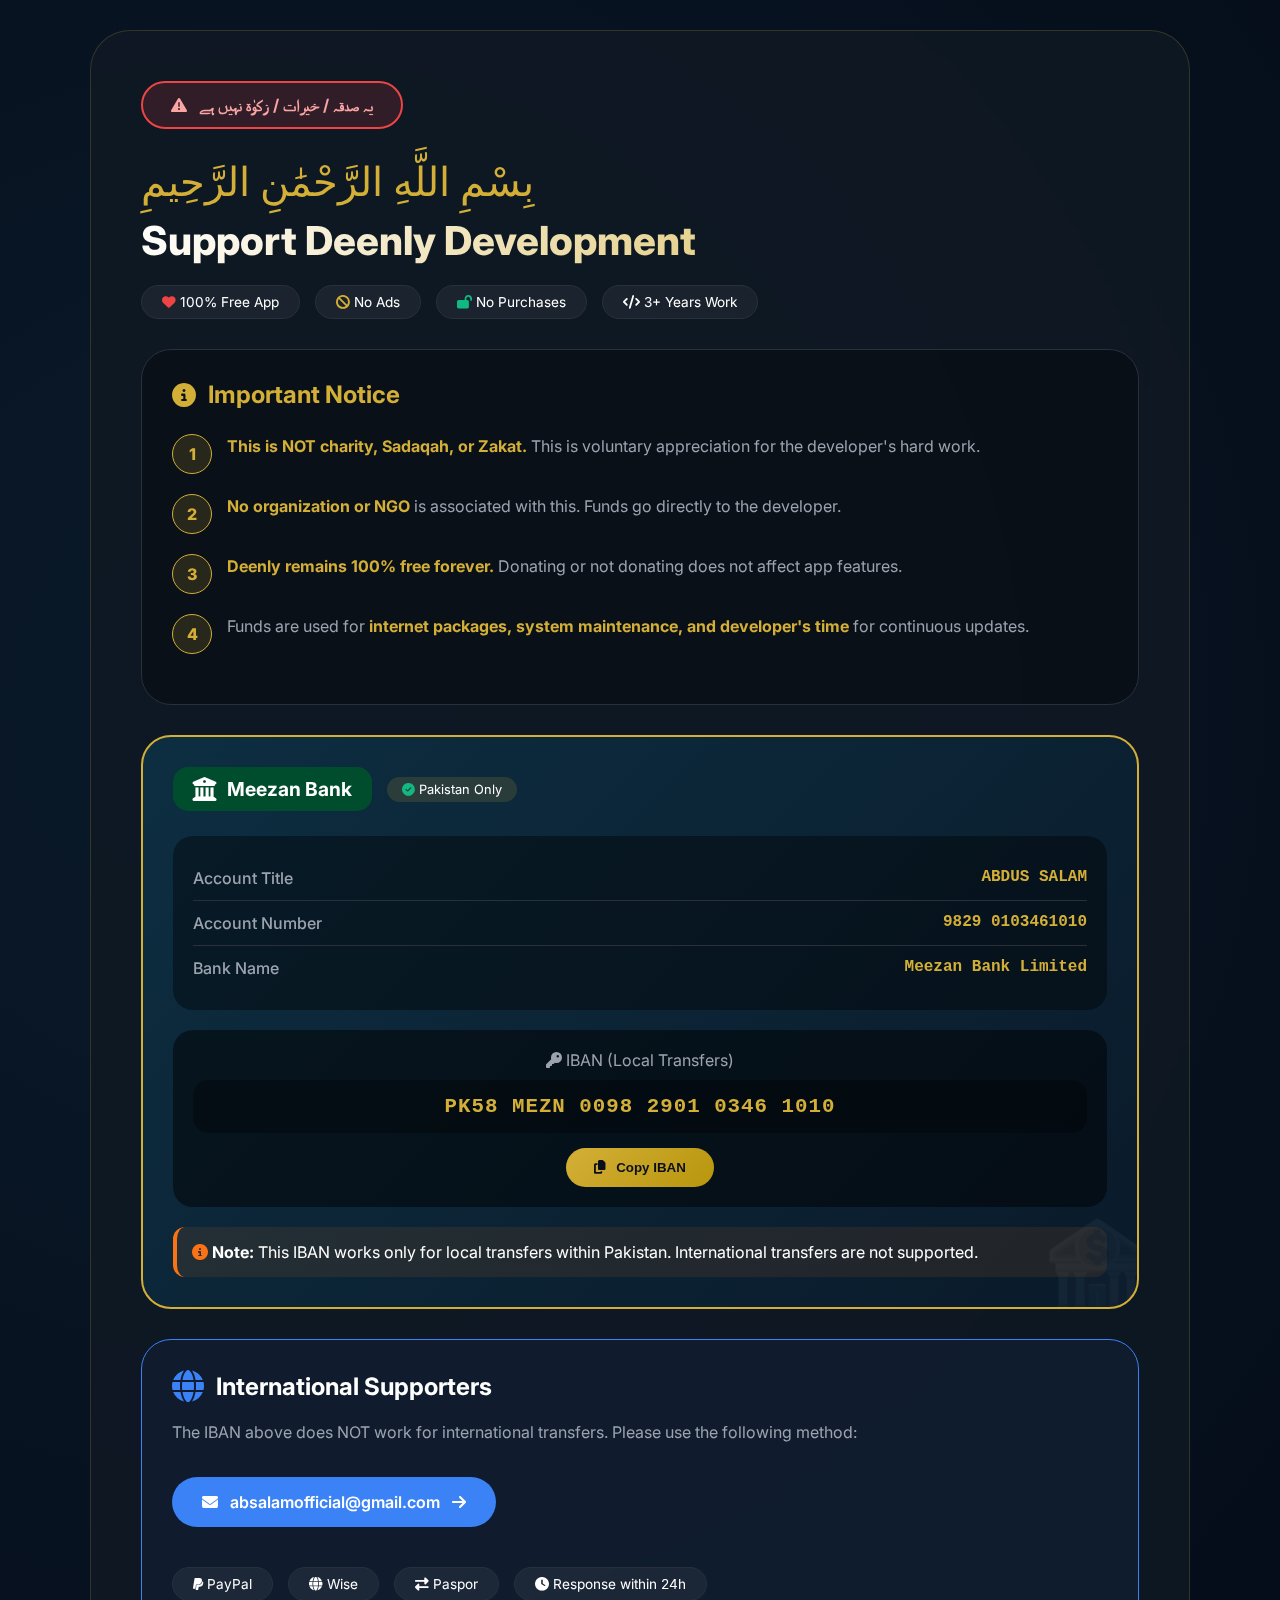
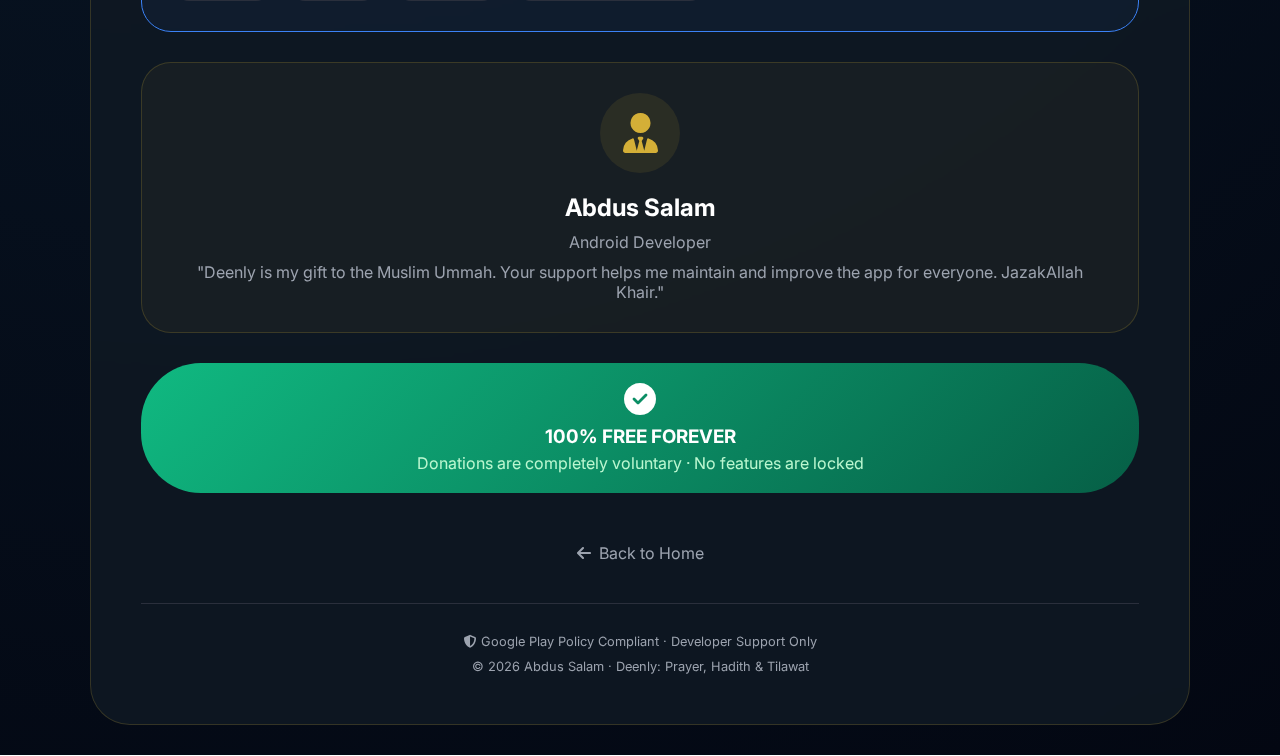
<file: donate.html>
<!DOCTYPE html>
<html lang="en">
<head>
    <meta charset="UTF-8">
    <meta name="viewport" content="width=device-width, initial-scale=1.0, maximum-scale=1.0, user-scalable=yes">
    <title>Support Deenly · Developer Donation · Abdus Salam</title>
    
    <link href="https://fonts.googleapis.com/css2?family=Inter:wght@300;400;500;600;700;800&display=swap" rel="stylesheet">
    <link rel="stylesheet" href="https://cdnjs.cloudflare.com/ajax/libs/font-awesome/6.4.0/css/all.min.css">
    
    <style>
        * {
            margin: 0;
            padding: 0;
            box-sizing: border-box;
        }

        :root {
            --primary-dark: #0a0f1c;
            --primary-mid: #111827;
            --primary-light: #1a1f2c;
            --gold: #d4af37;
            --gold-dark: #b8960c;
            --green: #10b981;
            --blue: #3b82f6;
            --red: #ef4444;
            --orange: #f97316;
            --text-white: #ffffff;
            --text-gray: #9ca3af;
            --border-dim: #2a2f3c;
        }

        body {
            font-family: 'Inter', sans-serif;
            background: radial-gradient(circle at 20% 30%, #0a1a2a, #030712);
            color: var(--text-white);
            padding: 30px 20px;
            min-height: 100vh;
        }

        .container {
            max-width: 1100px;
            margin: 0 auto;
        }

        /* Main Card */
        .support-card {
            background: rgba(15, 25, 35, 0.85);
            backdrop-filter: blur(15px);
            border: 1px solid rgba(212, 175, 55, 0.2);
            border-radius: 40px;
            padding: 50px;
            position: relative;
            overflow: hidden;
        }

        /* Notice Badge */
        .notice-badge {
            display: inline-flex;
            align-items: center;
            gap: 12px;
            background: rgba(239, 68, 68, 0.15);
            border: 2px solid var(--red);
            color: #fca5a5;
            padding: 12px 28px;
            border-radius: 60px;
            font-weight: 700;
            margin-bottom: 30px;
        }

        .arabic-title {
            font-family: 'Amiri', serif;
            font-size: 2.5rem;
            color: var(--gold);
            margin-bottom: 10px;
        }

        h1 {
            font-size: 2.5rem;
            font-weight: 800;
            background: linear-gradient(135deg, #fff, var(--gold));
            -webkit-background-clip: text;
            background-clip: text;
            color: transparent;
            margin-bottom: 10px;
        }

        .badge-group {
            display: flex;
            gap: 15px;
            flex-wrap: wrap;
            margin: 20px 0 30px;
        }

        .badge {
            background: rgba(255,255,255,0.05);
            border: 1px solid var(--border-dim);
            padding: 8px 20px;
            border-radius: 60px;
            font-size: 0.85rem;
        }

        /* Disclaimer Section */
        .disclaimer-card {
            background: rgba(0,0,0,0.3);
            border: 1px solid var(--border-dim);
            border-radius: 30px;
            padding: 30px;
            margin: 30px 0;
        }

        .disclaimer-title {
            color: var(--gold);
            font-size: 1.5rem;
            font-weight: 700;
            margin-bottom: 25px;
            display: flex;
            align-items: center;
            gap: 12px;
        }

        .list-item {
            display: flex;
            gap: 15px;
            margin-bottom: 20px;
            align-items: flex-start;
        }

        .list-number {
            background: rgba(212, 175, 55, 0.15);
            border: 1px solid var(--gold);
            width: 40px;
            height: 40px;
            border-radius: 50%;
            display: flex;
            align-items: center;
            justify-content: center;
            font-weight: 800;
            color: var(--gold);
            flex-shrink: 0;
        }

        .list-text {
            color: var(--text-gray);
            line-height: 1.6;
        }

        .list-text strong {
            color: var(--gold);
        }

        /* Bank Card - Meezan Bank */
        .bank-card {
            background: linear-gradient(135deg, #0d2e41, #0a1a2a);
            border: 2px solid var(--gold);
            border-radius: 30px;
            padding: 30px;
            margin: 30px 0;
            position: relative;
            overflow: hidden;
        }

        .bank-card::before {
            content: "🏦";
            position: absolute;
            font-size: 6rem;
            opacity: 0.05;
            bottom: -20px;
            right: -20px;
            pointer-events: none;
        }

        .bank-header {
            display: flex;
            align-items: center;
            gap: 15px;
            margin-bottom: 25px;
            flex-wrap: wrap;
        }

        .meezan-logo {
            background: #004d2e;
            padding: 10px 20px;
            border-radius: 15px;
            display: inline-flex;
            align-items: center;
            gap: 10px;
            font-weight: 700;
            font-size: 1.2rem;
        }

        .meezan-logo i {
            font-size: 1.5rem;
        }

        .bank-details {
            background: rgba(0,0,0,0.4);
            border-radius: 20px;
            padding: 20px;
            margin: 20px 0;
        }

        .detail-row {
            display: flex;
            justify-content: space-between;
            padding: 12px 0;
            border-bottom: 1px solid var(--border-dim);
            flex-wrap: wrap;
            gap: 10px;
        }

        .detail-row:last-child {
            border-bottom: none;
        }

        .detail-label {
            color: var(--text-gray);
            font-weight: 500;
        }

        .detail-value {
            font-weight: 700;
            color: var(--gold);
            font-family: monospace;
            font-size: 1rem;
        }

        .iban-box {
            background: rgba(0,0,0,0.5);
            border-radius: 20px;
            padding: 20px;
            margin: 20px 0;
            text-align: center;
        }

        .iban-number {
            font-family: monospace;
            font-size: 1.3rem;
            font-weight: 700;
            color: var(--gold);
            background: rgba(0,0,0,0.3);
            padding: 15px;
            border-radius: 15px;
            letter-spacing: 1px;
            word-break: break-all;
        }

        .copy-btn {
            background: linear-gradient(135deg, var(--gold), var(--gold-dark));
            color: #0a0f1c;
            border: none;
            padding: 12px 28px;
            border-radius: 60px;
            font-weight: 700;
            display: inline-flex;
            align-items: center;
            gap: 10px;
            cursor: pointer;
            margin-top: 15px;
            transition: 0.2s;
        }

        .copy-btn:active {
            transform: scale(0.97);
        }

        /* Pakistan Warning */
        .warning-box {
            background: rgba(249, 115, 22, 0.1);
            border-left: 4px solid var(--orange);
            padding: 15px;
            border-radius: 12px;
            margin-top: 20px;
        }

        /* International Section */
        .international-card {
            background: rgba(59, 130, 246, 0.05);
            border: 1px solid var(--blue);
            border-radius: 30px;
            padding: 30px;
            margin: 30px 0;
        }

        .int-header {
            display: flex;
            align-items: center;
            gap: 12px;
            margin-bottom: 20px;
        }

        .int-header i {
            font-size: 2rem;
            color: var(--blue);
        }

        .email-link {
            display: inline-flex;
            align-items: center;
            gap: 12px;
            background: var(--blue);
            color: white;
            padding: 15px 30px;
            border-radius: 60px;
            text-decoration: none;
            font-weight: 600;
            margin: 20px 0;
            transition: 0.2s;
        }

        .email-link:active {
            transform: scale(0.97);
        }

        .payment-methods {
            display: flex;
            gap: 15px;
            flex-wrap: wrap;
            margin-top: 20px;
        }

        .payment-method {
            background: rgba(255,255,255,0.05);
            border: 1px solid var(--border-dim);
            padding: 8px 20px;
            border-radius: 60px;
            font-size: 0.85rem;
        }

        /* Developer Section */
        .developer-card {
            background: rgba(212, 175, 55, 0.05);
            border: 1px solid rgba(212, 175, 55, 0.2);
            border-radius: 30px;
            padding: 30px;
            text-align: center;
            margin: 30px 0;
        }

        .dev-icon {
            width: 80px;
            height: 80px;
            background: rgba(212, 175, 55, 0.1);
            border-radius: 50%;
            display: flex;
            align-items: center;
            justify-content: center;
            margin: 0 auto 20px;
            font-size: 2.5rem;
            color: var(--gold);
        }

        /* Free Forever Banner */
        .free-banner {
            background: linear-gradient(135deg, var(--green), #065f46);
            border-radius: 60px;
            padding: 20px;
            text-align: center;
            margin: 30px 0;
        }

        /* Footer */
        .footer {
            text-align: center;
            margin-top: 40px;
            padding-top: 30px;
            border-top: 1px solid var(--border-dim);
            color: var(--text-gray);
            font-size: 0.8rem;
        }

        .back-link {
            display: inline-flex;
            align-items: center;
            gap: 8px;
            color: var(--text-gray);
            text-decoration: none;
            margin-top: 20px;
            transition: 0.2s;
        }

        .back-link:hover {
            color: var(--gold);
        }

        @media (max-width: 768px) {
            .support-card {
                padding: 25px;
            }
            h1 {
                font-size: 1.8rem;
            }
            .iban-number {
                font-size: 0.9rem;
            }
            .detail-row {
                flex-direction: column;
                gap: 5px;
            }
        }
    </style>
</head>
<body>
    <div class="container">
        <div class="support-card">
            
            <!-- Notice Badge -->
            <div class="notice-badge">
                <i class="fas fa-exclamation-triangle"></i>
                یہ صدقہ / خیرات / زکوٰۃ نہیں ہے
            </div>

            <!-- Arabic & Title -->
            <div class="arabic-title">بِسْمِ اللَّهِ الرَّحْمَٰنِ الرَّحِيمِ</div>
            <h1>Support Deenly Development</h1>
            
            <div class="badge-group">
                <span class="badge"><i class="fas fa-heart" style="color: #ef4444;"></i> 100% Free App</span>
                <span class="badge"><i class="fas fa-ban" style="color: var(--gold);"></i> No Ads</span>
                <span class="badge"><i class="fas fa-lock-open" style="color: var(--green);"></i> No Purchases</span>
                <span class="badge"><i class="fas fa-code"></i> 3+ Years Work</span>
            </div>

            <!-- Disclaimer -->
            <div class="disclaimer-card">
                <div class="disclaimer-title">
                    <i class="fas fa-info-circle"></i>
                    Important Notice
                </div>
                
                <div class="list-item">
                    <div class="list-number">1</div>
                    <div class="list-text"><strong>This is NOT charity, Sadaqah, or Zakat.</strong> This is voluntary appreciation for the developer's hard work.</div>
                </div>
                <div class="list-item">
                    <div class="list-number">2</div>
                    <div class="list-text"><strong>No organization or NGO</strong> is associated with this. Funds go directly to the developer.</div>
                </div>
                <div class="list-item">
                    <div class="list-number">3</div>
                    <div class="list-text"><strong>Deenly remains 100% free forever.</strong> Donating or not donating does not affect app features.</div>
                </div>
                <div class="list-item">
                    <div class="list-number">4</div>
                    <div class="list-text">Funds are used for <strong>internet packages, system maintenance, and developer's time</strong> for continuous updates.</div>
                </div>
            </div>

            <!-- MEEZAN BANK SECTION (Pakistan) -->
            <div class="bank-card">
                <div class="bank-header">
                    <div class="meezan-logo">
                        <i class="fas fa-university"></i> Meezan Bank
                    </div>
                    <span style="background: rgba(212,175,55,0.15); padding: 5px 15px; border-radius: 60px; font-size: 0.8rem;">
                        <i class="fas fa-check-circle" style="color: var(--green);"></i> Pakistan Only
                    </span>
                </div>

                <div class="bank-details">
                    <div class="detail-row">
                        <span class="detail-label">Account Title</span>
                        <span class="detail-value">ABDUS SALAM</span>
                    </div>
                    <div class="detail-row">
                        <span class="detail-label">Account Number</span>
                        <span class="detail-value">9829 0103461010</span>
                    </div>
                    <div class="detail-row">
                        <span class="detail-label">Bank Name</span>
                        <span class="detail-value">Meezan Bank Limited</span>
                    </div>
                </div>

                <div class="iban-box">
                    <div style="margin-bottom: 10px; color: var(--text-gray);">
                        <i class="fas fa-key"></i> IBAN (Local Transfers)
                    </div>
                    <div class="iban-number" id="ibanDisplay">
                        PK58 MEZN 0098 2901 0346 1010
                    </div>
                    <button class="copy-btn" onclick="copyIBAN()">
                        <i class="fas fa-copy"></i> Copy IBAN
                    </button>
                </div>

                <div class="warning-box">
                    <i class="fas fa-info-circle" style="color: var(--orange);"></i>
                    <strong>Note:</strong> This IBAN works only for local transfers within Pakistan. International transfers are not supported.
                </div>
            </div>

            <!-- INTERNATIONAL SECTION -->
            <div class="international-card">
                <div class="int-header">
                    <i class="fas fa-globe"></i>
                    <h3 style="font-size: 1.5rem;">International Supporters</h3>
                </div>
                
                <p style="color: var(--text-gray); margin-bottom: 15px;">
                    The IBAN above does NOT work for international transfers. Please use the following method:
                </p>

                <a href="mailto:absalamofficial@gmail.com?subject=Support%20Deenly%20Development%20(International)&body=Assalam-o-Alaikum%20Abdus%20Salam,%0A%0AI%20would%20like%20to%20support%20your%20work%20on%20Deenly%20from%20outside%20Pakistan.%0A%0A🌍%20Country:%20%0A💵%20Preferred%20Method:%20(PayPal/Wise/Paspor)%0A📧%20My%20Email:%20%0A%0APlease%20guide%20me%20on%20how%20to%20proceed.%0A%0AThank%20you!" 
                   class="email-link">
                    <i class="fas fa-envelope"></i>
                    absalamofficial@gmail.com
                    <i class="fas fa-arrow-right"></i>
                </a>

                <div class="payment-methods">
                    <span class="payment-method"><i class="fab fa-paypal"></i> PayPal</span>
                    <span class="payment-method"><i class="fas fa-globe"></i> Wise</span>
                    <span class="payment-method"><i class="fas fa-exchange-alt"></i> Paspor</span>
                    <span class="payment-method"><i class="fas fa-clock"></i> Response within 24h</span>
                </div>
            </div>

            <!-- Developer Message -->
            <div class="developer-card">
                <div class="dev-icon">
                    <i class="fas fa-user-tie"></i>
                </div>
                <h3 style="font-size: 1.5rem;">Abdus Salam</h3>
                <p style="color: var(--text-gray); margin: 10px 0;">Android Developer</p>
                <p style="color: var(--text-gray);">"Deenly is my gift to the Muslim Ummah. Your support helps me maintain and improve the app for everyone. JazakAllah Khair."</p>
            </div>

            <!-- Free Forever Banner -->
            <div class="free-banner">
                <i class="fas fa-check-circle" style="font-size: 2rem; margin-bottom: 10px;"></i>
                <h3 style="margin-bottom: 5px;">100% FREE FOREVER</h3>
                <p style="color: #bbf7d0;">Donations are completely voluntary · No features are locked</p>
            </div>

            <!-- Back Link -->
            <div style="text-align: center;">
                <a href="index.html" class="back-link">
                    <i class="fas fa-arrow-left"></i> Back to Home
                </a>
            </div>

            <!-- Footer -->
            <div class="footer">
                <p><i class="fas fa-shield-alt"></i> Google Play Policy Compliant · Developer Support Only</p>
                <p style="margin-top: 10px;">© 2026 Abdus Salam · Deenly: Prayer, Hadith & Tilawat</p>
            </div>
        </div>
    </div>

    <script>
        function copyIBAN() {
            const iban = "PK58 MEZN 0098 2901 0346 1010";
            
            if (navigator.clipboard && navigator.clipboard.writeText) {
                navigator.clipboard.writeText(iban).then(() => {
                    alert("✅ IBAN copied successfully!\n\nPK58 MEZN 0098 2901 0346 1010\n\nFor Pakistan transfers only.");
                }).catch(() => {
                    fallbackCopy(iban);
                });
            } else {
                fallbackCopy(iban);
            }
            
            function fallbackCopy(text) {
                const textArea = document.createElement("textarea");
                textArea.value = text;
                document.body.appendChild(textArea);
                textArea.select();
                try {
                    document.execCommand('copy');
                    alert("✅ IBAN copied successfully!");
                } catch (err) {
                    alert("Please copy manually: " + text);
                }
                document.body.removeChild(textArea);
            }
        }
    </script>
</body>
</html>
</file>
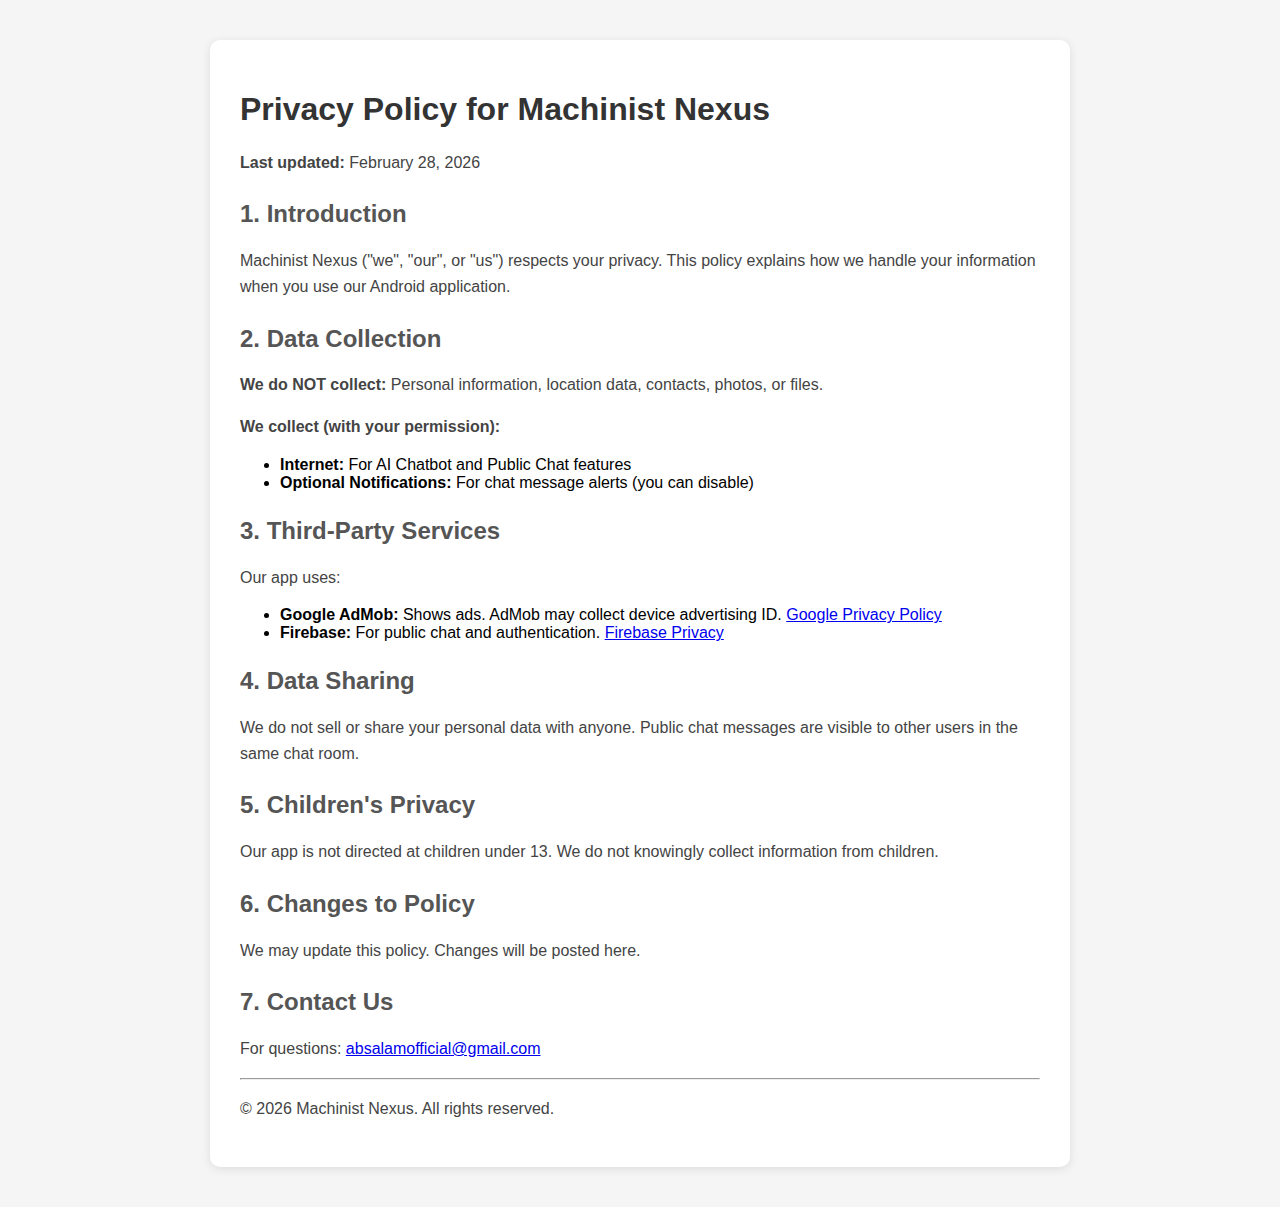
<file: privacy-policy-machinist-nexus.html>
<!DOCTYPE html>
<html>
<head>
  <meta charset="UTF-8">
  <meta name="viewport" content="width=device-width, initial-scale=1.0">
  <title>Privacy Policy - Machinist Nexus</title>
  <style>
    body { font-family: Arial, sans-serif; margin: 20px; padding: 20px; background: #f5f5f5; }
    .container { max-width: 800px; margin: auto; background: white; padding: 30px; border-radius: 10px; box-shadow: 0 2px 10px rgba(0,0,0,0.1); }
    h1 { color: #333; }
    h2 { color: #555; margin-top: 25px; }
    p { line-height: 1.6; color: #444; }
  </style>
</head>
<body>
  <div class="container">
    <h1>Privacy Policy for Machinist Nexus</h1>
    <p><strong>Last updated:</strong> February 28, 2026</p>

    <h2>1. Introduction</h2>
    <p>Machinist Nexus ("we", "our", or "us") respects your privacy. This policy explains how we handle your information when you use our Android application.</p>

    <h2>2. Data Collection</h2>
    <p><strong>We do NOT collect:</strong> Personal information, location data, contacts, photos, or files.</p>
    <p><strong>We collect (with your permission):</strong></p>
    <ul>
      <li><strong>Internet:</strong> For AI Chatbot and Public Chat features</li>
      <li><strong>Optional Notifications:</strong> For chat message alerts (you can disable)</li>
    </ul>

    <h2>3. Third-Party Services</h2>
    <p>Our app uses:</p>
    <ul>
      <li><strong>Google AdMob:</strong> Shows ads. AdMob may collect device advertising ID. <a href="https://policies.google.com/privacy">Google Privacy Policy</a></li>
      <li><strong>Firebase:</strong> For public chat and authentication. <a href="https://firebase.google.com/support/privacy">Firebase Privacy</a></li>
    </ul>

    <h2>4. Data Sharing</h2>
    <p>We do not sell or share your personal data with anyone. Public chat messages are visible to other users in the same chat room.</p>

    <h2>5. Children's Privacy</h2>
    <p>Our app is not directed at children under 13. We do not knowingly collect information from children.</p>

    <h2>6. Changes to Policy</h2>
    <p>We may update this policy. Changes will be posted here.</p>

    <h2>7. Contact Us</h2>
    <p>For questions: <a href="mailto:absalamofficial@gmail.com">absalamofficial@gmail.com</a></p>

    <hr>
    <p>© 2026 Machinist Nexus. All rights reserved.</p>
  </div>
</body>
</html>
</file>
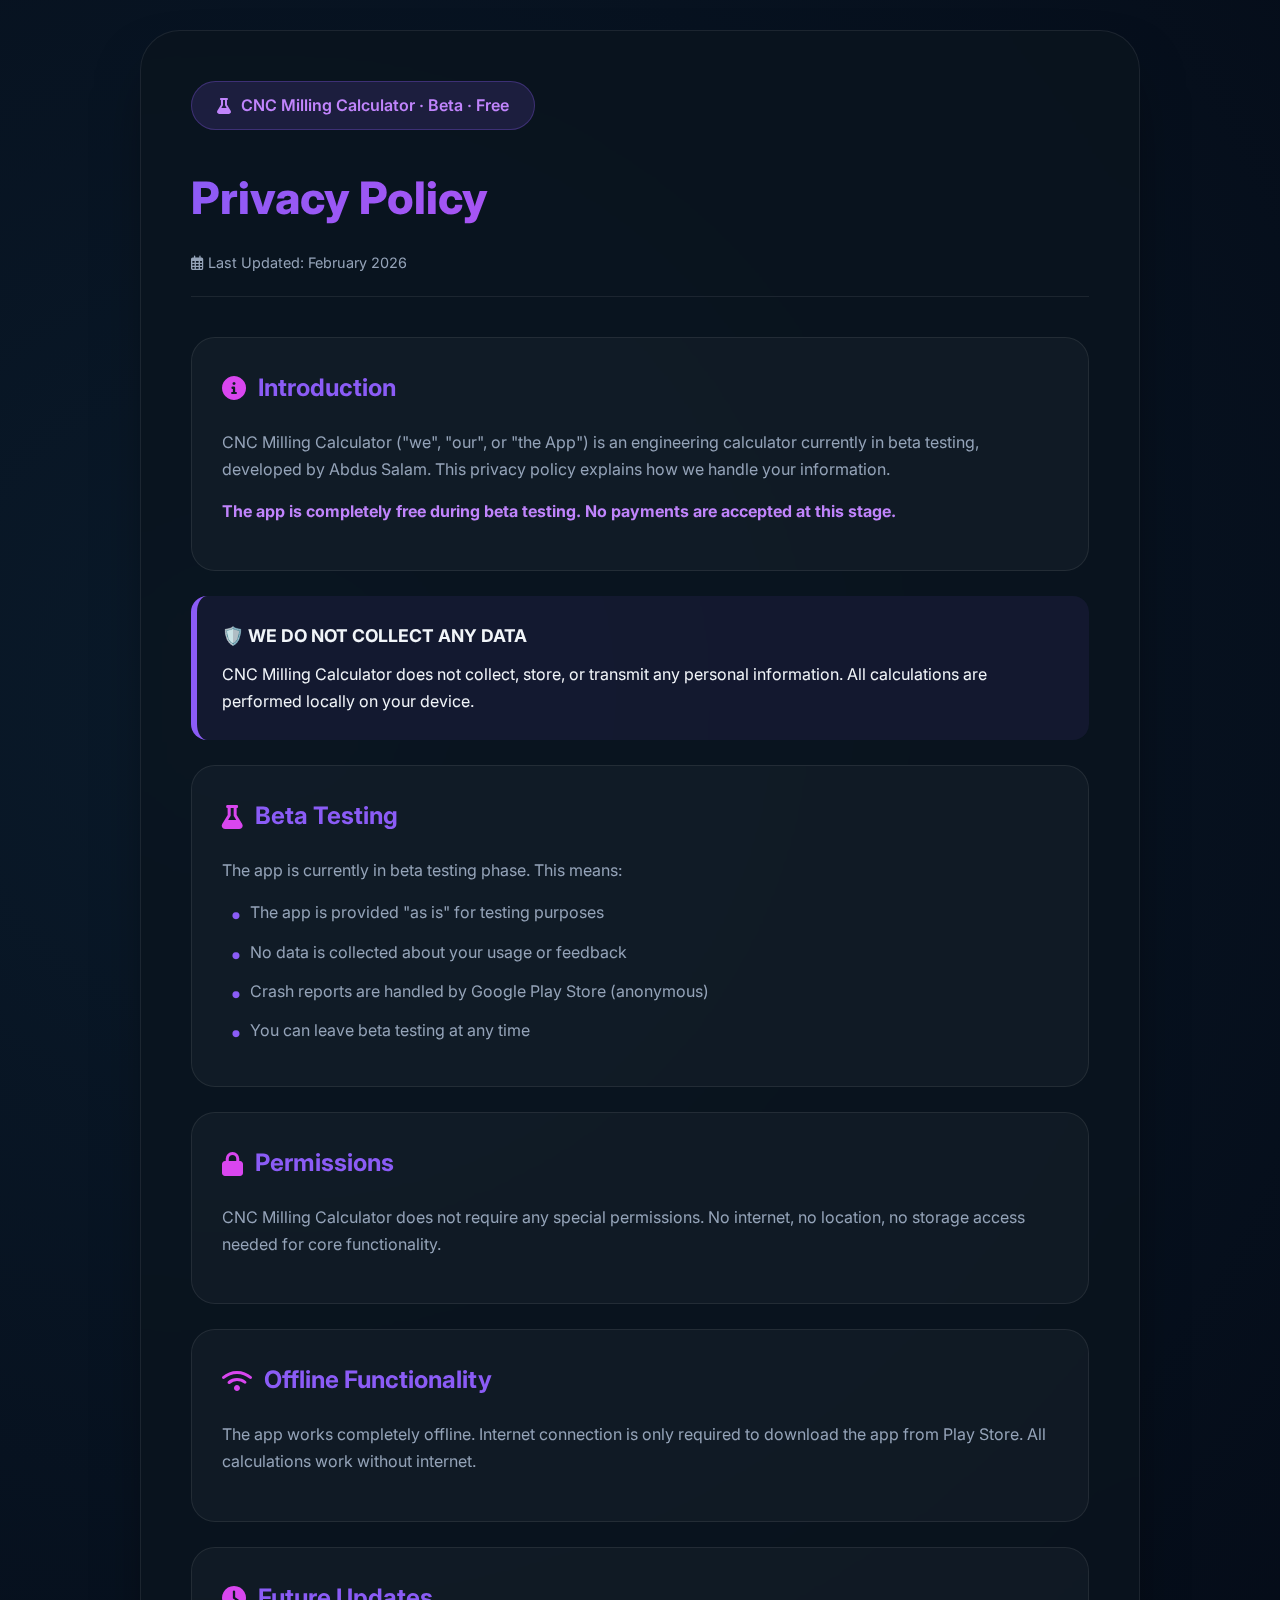
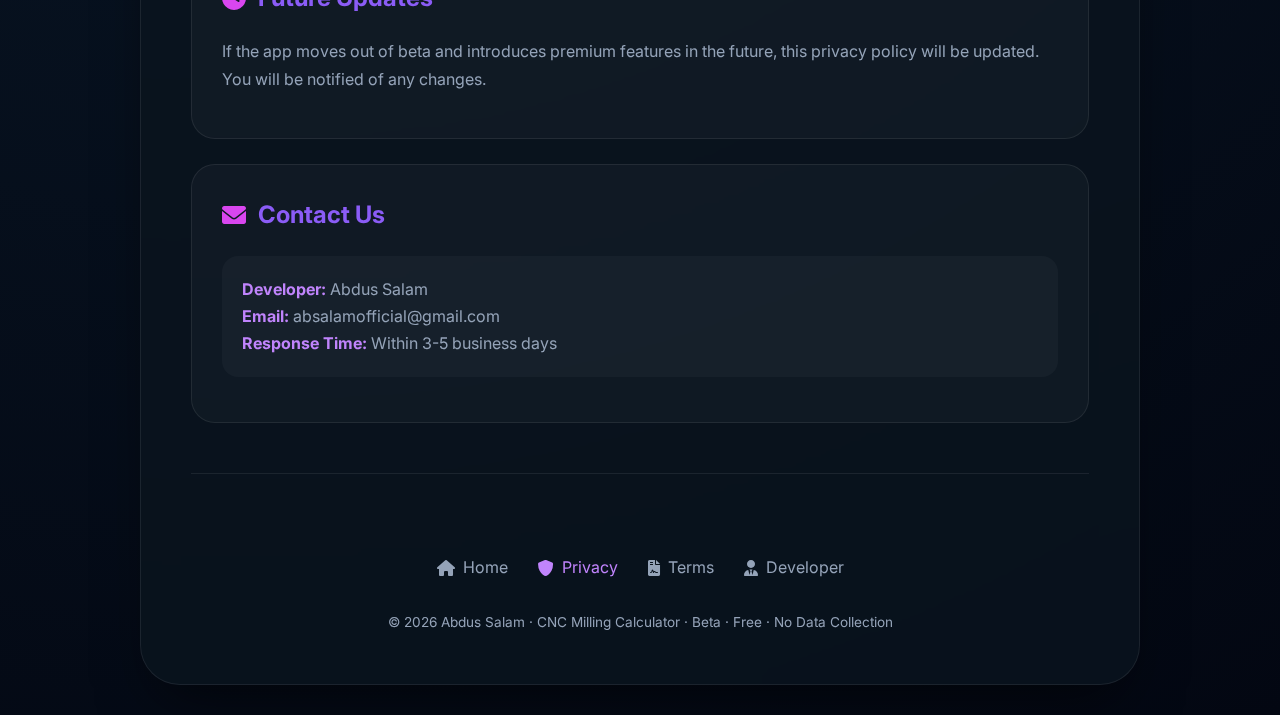
<file: privacy-policy-milling.html>
<!DOCTYPE html>
<html lang="en">
<head>
    <meta charset="UTF-8">
    <meta name="viewport" content="width=device-width, initial-scale=1.0, maximum-scale=1.0, user-scalable=yes">
    <title>Privacy Policy · CNC Milling Calculator</title>
    
    <!-- Fonts & Icons -->
    <link href="https://fonts.googleapis.com/css2?family=Inter:wght@300;400;500;600;700;800&display=swap" rel="stylesheet">
    <link rel="stylesheet" href="https://cdnjs.cloudflare.com/ajax/libs/font-awesome/6.0.0-beta3/css/all.min.css">
    
    <style>
        * {
            margin: 0;
            padding: 0;
            box-sizing: border-box;
        }

        :root {
            --milling-purple: #8b5cf6;
            --milling-pink: #d946ef;
            --bg-deep: #0a1a2a;
            --bg-card: #0f1e2c;
            --text-primary: #f1f5f9;
            --text-secondary: #94a3b8;
            --border-light: rgba(255,255,255,0.08);
        }

        body {
            font-family: 'Inter', sans-serif;
            background: radial-gradient(circle at 20% 30%, #0a1a2a, #030712);
            color: var(--text-primary);
            line-height: 1.7;
            padding: 30px 20px;
            min-height: 100vh;
        }

        .container {
            max-width: 1000px;
            margin: 0 auto;
        }

        .privacy-card {
            background: rgba(10, 20, 30, 0.8);
            backdrop-filter: blur(15px);
            border: 1px solid var(--border-light);
            border-radius: 40px;
            padding: 50px;
            box-shadow: 0 30px 60px -20px rgba(0,0,0,0.6);
            position: relative;
            overflow: hidden;
        }

        .app-badge {
            display: inline-flex;
            align-items: center;
            gap: 10px;
            background: rgba(139, 92, 246, 0.15);
            border: 1px solid rgba(139, 92, 246, 0.3);
            color: #c084fc;
            padding: 10px 25px;
            border-radius: 60px;
            font-weight: 600;
            margin-bottom: 30px;
        }

        h1 {
            font-size: 2.8rem;
            font-weight: 800;
            background: linear-gradient(135deg, #8b5cf6, #d946ef);
            -webkit-background-clip: text;
            -webkit-text-fill-color: transparent;
            margin-bottom: 15px;
        }

        .last-updated {
            color: var(--text-secondary);
            font-size: 0.9rem;
            margin-bottom: 40px;
            padding-bottom: 20px;
            border-bottom: 1px solid var(--border-light);
        }

        .section {
            background: rgba(255,255,255,0.03);
            border: 1px solid var(--border-light);
            border-radius: 24px;
            padding: 30px;
            margin-bottom: 25px;
        }

        .section h2 {
            color: var(--milling-purple);
            font-size: 1.5rem;
            font-weight: 700;
            margin-bottom: 20px;
            display: flex;
            align-items: center;
            gap: 12px;
        }

        .section h2 i {
            color: var(--milling-pink);
        }

        .section p {
            color: var(--text-secondary);
            margin-bottom: 15px;
        }

        .section ul {
            list-style: none;
        }

        .section li {
            color: var(--text-secondary);
            margin-bottom: 12px;
            padding-left: 28px;
            position: relative;
        }

        .section li:before {
            content: "•";
            color: var(--milling-purple);
            font-size: 1.4rem;
            position: absolute;
            left: 8px;
            top: -4px;
        }

        .highlight-box {
            background: rgba(139, 92, 246, 0.08);
            border-left: 6px solid var(--milling-purple);
            border-radius: 16px;
            padding: 25px;
            margin: 25px 0;
        }

        .footer-links {
            display: flex;
            justify-content: center;
            gap: 30px;
            margin-top: 40px;
            flex-wrap: wrap;
        }

        .footer-link {
            color: var(--text-secondary);
            text-decoration: none;
            display: flex;
            align-items: center;
            gap: 8px;
            transition: 0.2s;
        }

        .footer-link:hover {
            color: var(--milling-purple);
        }

        @media (max-width: 768px) {
            .privacy-card {
                padding: 30px 25px;
            }
            h1 {
                font-size: 2rem;
            }
        }
    </style>
</head>
<body>
    <div class="container">
        <div class="privacy-card">
            
            <div class="app-badge">
                <i class="fas fa-flask"></i> CNC Milling Calculator · Beta · Free
            </div>

            <h1>Privacy Policy</h1>
            <div class="last-updated">
                <i class="far fa-calendar-alt"></i> Last Updated: February 2026
            </div>

            <!-- INTRODUCTION -->
            <div class="section">
                <h2><i class="fas fa-info-circle"></i> Introduction</h2>
                <p>CNC Milling Calculator ("we", "our", or "the App") is an engineering calculator currently in beta testing, developed by Abdus Salam. This privacy policy explains how we handle your information.</p>
                <p><strong style="color: #c084fc;">The app is completely free during beta testing. No payments are accepted at this stage.</strong></p>
            </div>

            <!-- NO DATA COLLECTION -->
            <div class="highlight-box">
                <p style="font-size: 1.1rem; margin-bottom: 10px;"><strong>🛡️ WE DO NOT COLLECT ANY DATA</strong></p>
                <p style="margin-bottom: 0;">CNC Milling Calculator does not collect, store, or transmit any personal information. All calculations are performed locally on your device.</p>
            </div>

            <!-- BETA TESTING -->
            <div class="section">
                <h2><i class="fas fa-flask"></i> Beta Testing</h2>
                <p>The app is currently in beta testing phase. This means:</p>
                <ul>
                    <li>The app is provided "as is" for testing purposes</li>
                    <li>No data is collected about your usage or feedback</li>
                    <li>Crash reports are handled by Google Play Store (anonymous)</li>
                    <li>You can leave beta testing at any time</li>
                </ul>
            </div>

            <!-- NO PERMISSIONS -->
            <div class="section">
                <h2><i class="fas fa-lock"></i> Permissions</h2>
                <p>CNC Milling Calculator does not require any special permissions. No internet, no location, no storage access needed for core functionality.</p>
            </div>

            <!-- OFFLINE FIRST -->
            <div class="section">
                <h2><i class="fas fa-wifi"></i> Offline Functionality</h2>
                <p>The app works completely offline. Internet connection is only required to download the app from Play Store. All calculations work without internet.</p>
            </div>

            <!-- FUTURE PREMIUM -->
            <div class="section">
                <h2><i class="fas fa-clock"></i> Future Updates</h2>
                <p>If the app moves out of beta and introduces premium features in the future, this privacy policy will be updated. You will be notified of any changes.</p>
            </div>

            <!-- CONTACT -->
            <div class="section">
                <h2><i class="fas fa-envelope"></i> Contact Us</h2>
                <p style="margin-top: 15px; background: rgba(255,255,255,0.03); padding: 20px; border-radius: 16px;">
                    <strong style="color: #c084fc;">Developer:</strong> Abdus Salam<br>
                    <strong style="color: #c084fc;">Email:</strong> absalamofficial@gmail.com<br>
                    <strong style="color: #c084fc;">Response Time:</strong> Within 3-5 business days
                </p>
            </div>

            <!-- FOOTER -->
            <div style="margin-top: 50px; text-align: center; border-top: 1px solid var(--border-light); padding-top: 40px;">
                <div class="footer-links">
                    <a href="index.html" class="footer-link"><i class="fas fa-home"></i> Home</a>
                    <a href="privacy-policy-milling.html" class="footer-link" style="color: #c084fc;"><i class="fas fa-shield-alt"></i> Privacy</a>
                    <a href="terms-conditions.html" class="footer-link"><i class="fas fa-file-contract"></i> Terms</a>
                    <a href="about-developer.html" class="footer-link"><i class="fas fa-user-tie"></i> Developer</a>
                </div>
                <p style="color: var(--text-secondary); font-size: 0.85rem; margin-top: 30px;">
                    © 2026 Abdus Salam · CNC Milling Calculator · Beta · Free · No Data Collection
                </p>
            </div>
        </div>
    </div>
</body>
</html>
</file>
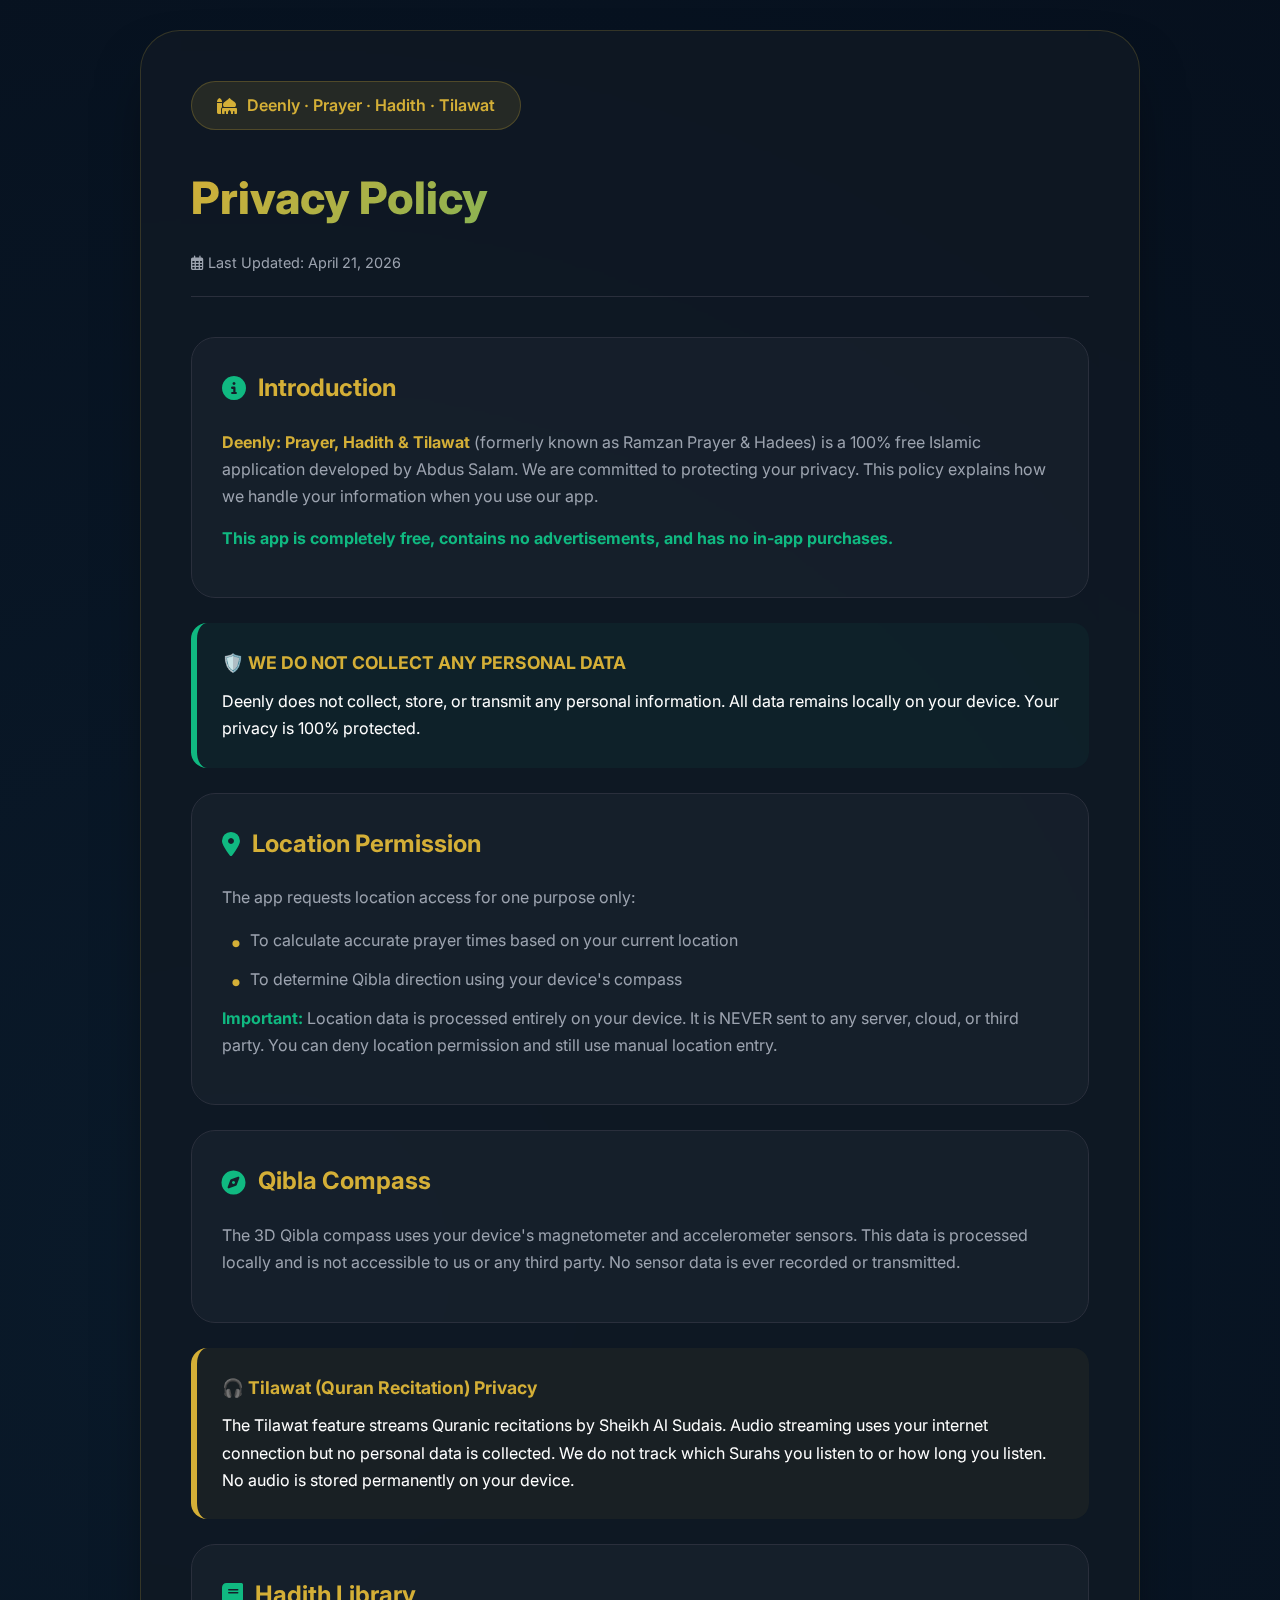
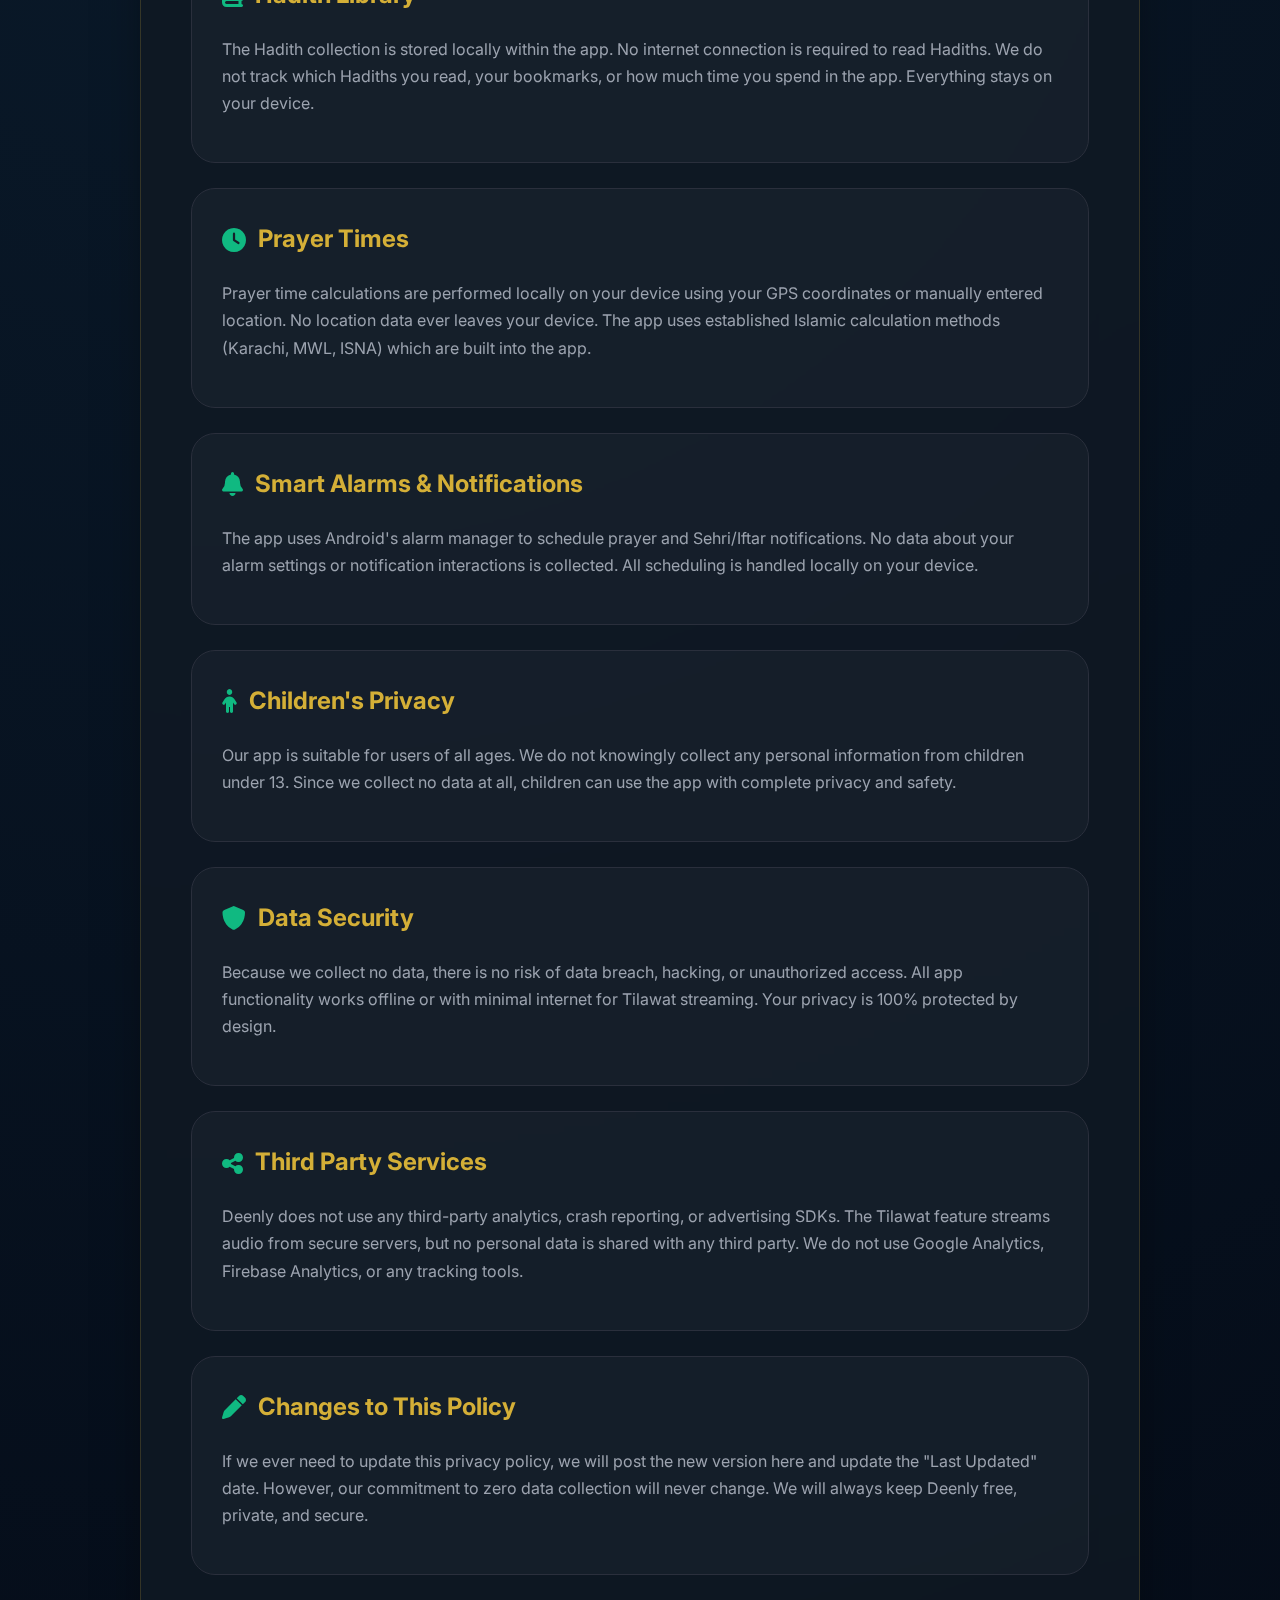
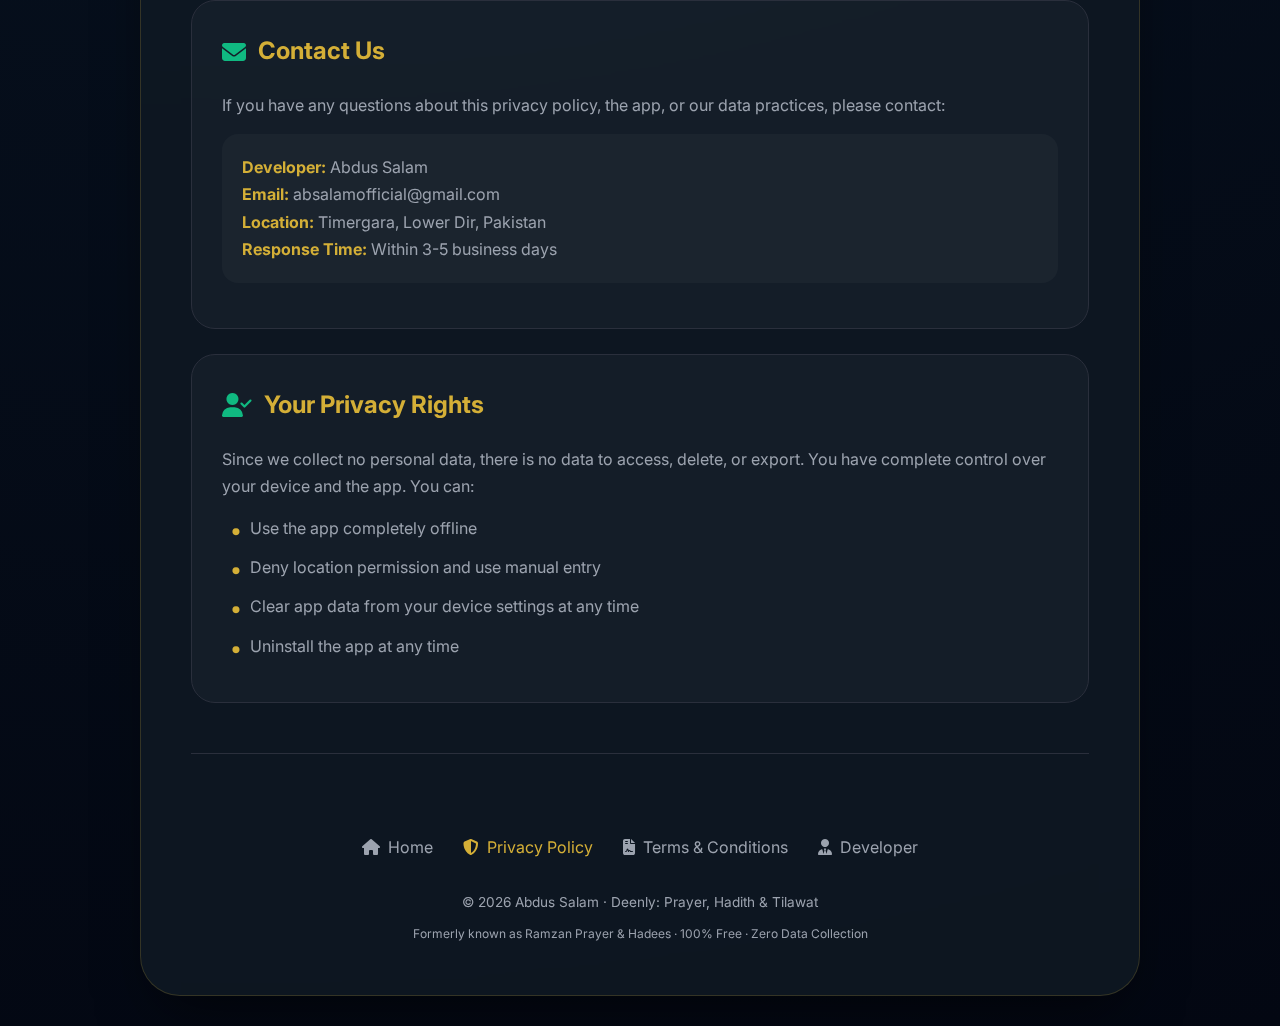
<file: privacy-policy-ramzan.html>
<!DOCTYPE html>
<html lang="en">
<head>
    <meta charset="UTF-8">
    <meta name="viewport" content="width=device-width, initial-scale=1.0, maximum-scale=1.0, user-scalable=yes">
    <title>Privacy Policy · Deenly: Prayer, Hadith & Tilawat</title>
    
    <link href="https://fonts.googleapis.com/css2?family=Inter:wght@300;400;500;600;700;800&display=swap" rel="stylesheet">
    <link rel="stylesheet" href="https://cdnjs.cloudflare.com/ajax/libs/font-awesome/6.4.0/css/all.min.css">
    
    <style>
        * {
            margin: 0;
            padding: 0;
            box-sizing: border-box;
        }

        :root {
            --primary-dark: #0a0f1c;
            --primary-mid: #111827;
            --primary-light: #1a1f2c;
            --gold: #d4af37;
            --gold-dark: #b8960c;
            --green: #10b981;
            --blue: #3b82f6;
            --text-white: #ffffff;
            --text-gray: #9ca3af;
            --border-dim: #2a2f3c;
        }

        body {
            font-family: 'Inter', sans-serif;
            background: radial-gradient(circle at 20% 30%, #0a1a2a, #030712);
            color: var(--text-white);
            line-height: 1.7;
            padding: 30px 20px;
            min-height: 100vh;
        }

        .container {
            max-width: 1000px;
            margin: 0 auto;
        }

        .privacy-card {
            background: rgba(15, 25, 35, 0.85);
            backdrop-filter: blur(15px);
            border: 1px solid rgba(212, 175, 55, 0.2);
            border-radius: 40px;
            padding: 50px;
            box-shadow: 0 30px 60px -20px rgba(0,0,0,0.6);
        }

        .app-badge {
            display: inline-flex;
            align-items: center;
            gap: 10px;
            background: rgba(212, 175, 55, 0.12);
            border: 1px solid rgba(212, 175, 55, 0.25);
            color: var(--gold);
            padding: 10px 25px;
            border-radius: 60px;
            font-weight: 600;
            margin-bottom: 30px;
        }

        h1 {
            font-size: 2.8rem;
            font-weight: 800;
            background: linear-gradient(135deg, var(--gold), var(--green));
            -webkit-background-clip: text;
            background-clip: text;
            color: transparent;
            margin-bottom: 15px;
        }

        .last-updated {
            color: var(--text-gray);
            font-size: 0.9rem;
            margin-bottom: 40px;
            padding-bottom: 20px;
            border-bottom: 1px solid var(--border-dim);
        }

        .section {
            background: rgba(255,255,255,0.03);
            border: 1px solid var(--border-dim);
            border-radius: 24px;
            padding: 30px;
            margin-bottom: 25px;
            transition: all 0.3s;
        }

        .section:hover {
            border-color: rgba(212, 175, 55, 0.3);
        }

        .section h2 {
            color: var(--gold);
            font-size: 1.5rem;
            font-weight: 700;
            margin-bottom: 20px;
            display: flex;
            align-items: center;
            gap: 12px;
        }

        .section h2 i {
            color: var(--green);
        }

        .section p {
            color: var(--text-gray);
            margin-bottom: 15px;
        }

        .section ul {
            list-style: none;
        }

        .section li {
            color: var(--text-gray);
            margin-bottom: 12px;
            padding-left: 28px;
            position: relative;
        }

        .section li:before {
            content: "•";
            color: var(--gold);
            font-size: 1.4rem;
            position: absolute;
            left: 8px;
            top: -4px;
        }

        .highlight-box {
            background: rgba(16, 185, 129, 0.06);
            border-left: 6px solid var(--green);
            border-radius: 16px;
            padding: 25px;
            margin: 25px 0;
        }

        .gold-box {
            background: rgba(212, 175, 55, 0.06);
            border-left: 6px solid var(--gold);
            border-radius: 16px;
            padding: 25px;
            margin: 25px 0;
        }

        .highlight-box strong, .gold-box strong {
            color: var(--gold);
        }

        .footer-links {
            display: flex;
            justify-content: center;
            gap: 30px;
            margin-top: 40px;
            flex-wrap: wrap;
        }

        .footer-link {
            color: var(--text-gray);
            text-decoration: none;
            display: flex;
            align-items: center;
            gap: 8px;
            transition: 0.2s;
        }

        .footer-link:hover {
            color: var(--gold);
        }

        @media (max-width: 768px) {
            .privacy-card {
                padding: 30px 25px;
            }
            h1 {
                font-size: 2rem;
            }
        }
    </style>
</head>
<body>
    <div class="container">
        <div class="privacy-card">
            
            <div class="app-badge">
                <i class="fas fa-mosque"></i> Deenly · Prayer · Hadith · Tilawat
            </div>

            <h1>Privacy Policy</h1>
            <div class="last-updated">
                <i class="far fa-calendar-alt"></i> Last Updated: April 21, 2026
            </div>

            <!-- INTRODUCTION -->
            <div class="section">
                <h2><i class="fas fa-info-circle"></i> Introduction</h2>
                <p><strong style="color: var(--gold);">Deenly: Prayer, Hadith & Tilawat</strong> (formerly known as Ramzan Prayer & Hadees) is a 100% free Islamic application developed by Abdus Salam. We are committed to protecting your privacy. This policy explains how we handle your information when you use our app.</p>
                <p><strong style="color: var(--green);">This app is completely free, contains no advertisements, and has no in-app purchases.</strong></p>
            </div>

            <!-- NO DATA COLLECTION -->
            <div class="highlight-box">
                <p style="font-size: 1.1rem; margin-bottom: 10px;"><strong>🛡️ WE DO NOT COLLECT ANY PERSONAL DATA</strong></p>
                <p style="margin-bottom: 0;">Deenly does not collect, store, or transmit any personal information. All data remains locally on your device. Your privacy is 100% protected.</p>
            </div>

            <!-- LOCATION PERMISSION -->
            <div class="section">
                <h2><i class="fas fa-location-dot"></i> Location Permission</h2>
                <p>The app requests location access for one purpose only:</p>
                <ul>
                    <li>To calculate accurate prayer times based on your current location</li>
                    <li>To determine Qibla direction using your device's compass</li>
                </ul>
                <p><strong style="color: var(--green);">Important:</strong> Location data is processed entirely on your device. It is NEVER sent to any server, cloud, or third party. You can deny location permission and still use manual location entry.</p>
            </div>

            <!-- QIBLA COMPASS -->
            <div class="section">
                <h2><i class="fas fa-compass"></i> Qibla Compass</h2>
                <p>The 3D Qibla compass uses your device's magnetometer and accelerometer sensors. This data is processed locally and is not accessible to us or any third party. No sensor data is ever recorded or transmitted.</p>
            </div>

            <!-- TILAWAT - NEW SECTION -->
            <div class="gold-box">
                <p style="font-size: 1.1rem; margin-bottom: 10px;"><strong>🎧 Tilawat (Quran Recitation) Privacy</strong></p>
                <p style="margin-bottom: 0;">The Tilawat feature streams Quranic recitations by Sheikh Al Sudais. Audio streaming uses your internet connection but no personal data is collected. We do not track which Surahs you listen to or how long you listen. No audio is stored permanently on your device.</p>
            </div>

            <!-- HADITH CONTENT -->
            <div class="section">
                <h2><i class="fas fa-book"></i> Hadith Library</h2>
                <p>The Hadith collection is stored locally within the app. No internet connection is required to read Hadiths. We do not track which Hadiths you read, your bookmarks, or how much time you spend in the app. Everything stays on your device.</p>
            </div>

            <!-- PRAYER TIMES -->
            <div class="section">
                <h2><i class="fas fa-clock"></i> Prayer Times</h2>
                <p>Prayer time calculations are performed locally on your device using your GPS coordinates or manually entered location. No location data ever leaves your device. The app uses established Islamic calculation methods (Karachi, MWL, ISNA) which are built into the app.</p>
            </div>

            <!-- SMART ALARMS -->
            <div class="section">
                <h2><i class="fas fa-bell"></i> Smart Alarms & Notifications</h2>
                <p>The app uses Android's alarm manager to schedule prayer and Sehri/Iftar notifications. No data about your alarm settings or notification interactions is collected. All scheduling is handled locally on your device.</p>
            </div>

            <!-- CHILDREN'S PRIVACY -->
            <div class="section">
                <h2><i class="fas fa-child"></i> Children's Privacy</h2>
                <p>Our app is suitable for users of all ages. We do not knowingly collect any personal information from children under 13. Since we collect no data at all, children can use the app with complete privacy and safety.</p>
            </div>

            <!-- SECURITY -->
            <div class="section">
                <h2><i class="fas fa-shield"></i> Data Security</h2>
                <p>Because we collect no data, there is no risk of data breach, hacking, or unauthorized access. All app functionality works offline or with minimal internet for Tilawat streaming. Your privacy is 100% protected by design.</p>
            </div>

            <!-- THIRD PARTY -->
            <div class="section">
                <h2><i class="fas fa-share-alt"></i> Third Party Services</h2>
                <p>Deenly does not use any third-party analytics, crash reporting, or advertising SDKs. The Tilawat feature streams audio from secure servers, but no personal data is shared with any third party. We do not use Google Analytics, Firebase Analytics, or any tracking tools.</p>
            </div>

            <!-- CHANGES -->
            <div class="section">
                <h2><i class="fas fa-pen"></i> Changes to This Policy</h2>
                <p>If we ever need to update this privacy policy, we will post the new version here and update the "Last Updated" date. However, our commitment to zero data collection will never change. We will always keep Deenly free, private, and secure.</p>
            </div>

            <!-- CONTACT -->
            <div class="section">
                <h2><i class="fas fa-envelope"></i> Contact Us</h2>
                <p>If you have any questions about this privacy policy, the app, or our data practices, please contact:</p>
                <p style="margin-top: 15px; background: rgba(255,255,255,0.03); padding: 20px; border-radius: 16px;">
                    <strong style="color: var(--gold);">Developer:</strong> Abdus Salam<br>
                    <strong style="color: var(--gold);">Email:</strong> absalamofficial@gmail.com<br>
                    <strong style="color: var(--gold);">Location:</strong> Timergara, Lower Dir, Pakistan<br>
                    <strong style="color: var(--gold);">Response Time:</strong> Within 3-5 business days
                </p>
            </div>

            <!-- USER RIGHTS -->
            <div class="section">
                <h2><i class="fas fa-user-check"></i> Your Privacy Rights</h2>
                <p>Since we collect no personal data, there is no data to access, delete, or export. You have complete control over your device and the app. You can:</p>
                <ul>
                    <li>Use the app completely offline</li>
                    <li>Deny location permission and use manual entry</li>
                    <li>Clear app data from your device settings at any time</li>
                    <li>Uninstall the app at any time</li>
                </ul>
            </div>

            <!-- FOOTER -->
            <div style="margin-top: 50px; text-align: center; border-top: 1px solid var(--border-dim); padding-top: 40px;">
                <div class="footer-links">
                    <a href="index.html" class="footer-link"><i class="fas fa-home"></i> Home</a>
                    <a href="privacy-policy.html" class="footer-link" style="color: var(--gold);"><i class="fas fa-shield-alt"></i> Privacy Policy</a>
                    <a href="terms-conditions.html" class="footer-link"><i class="fas fa-file-contract"></i> Terms & Conditions</a>
                    <a href="about-developer.html" class="footer-link"><i class="fas fa-user-tie"></i> Developer</a>
                </div>
                <p style="color: var(--text-gray); font-size: 0.85rem; margin-top: 30px;">
                    © 2026 Abdus Salam · Deenly: Prayer, Hadith & Tilawat
                </p>
                <p style="color: var(--text-gray); font-size: 0.75rem; margin-top: 10px;">
                    Formerly known as Ramzan Prayer & Hadees · 100% Free · Zero Data Collection
                </p>
            </div>
        </div>
    </div>
</body>
</html>
</file>
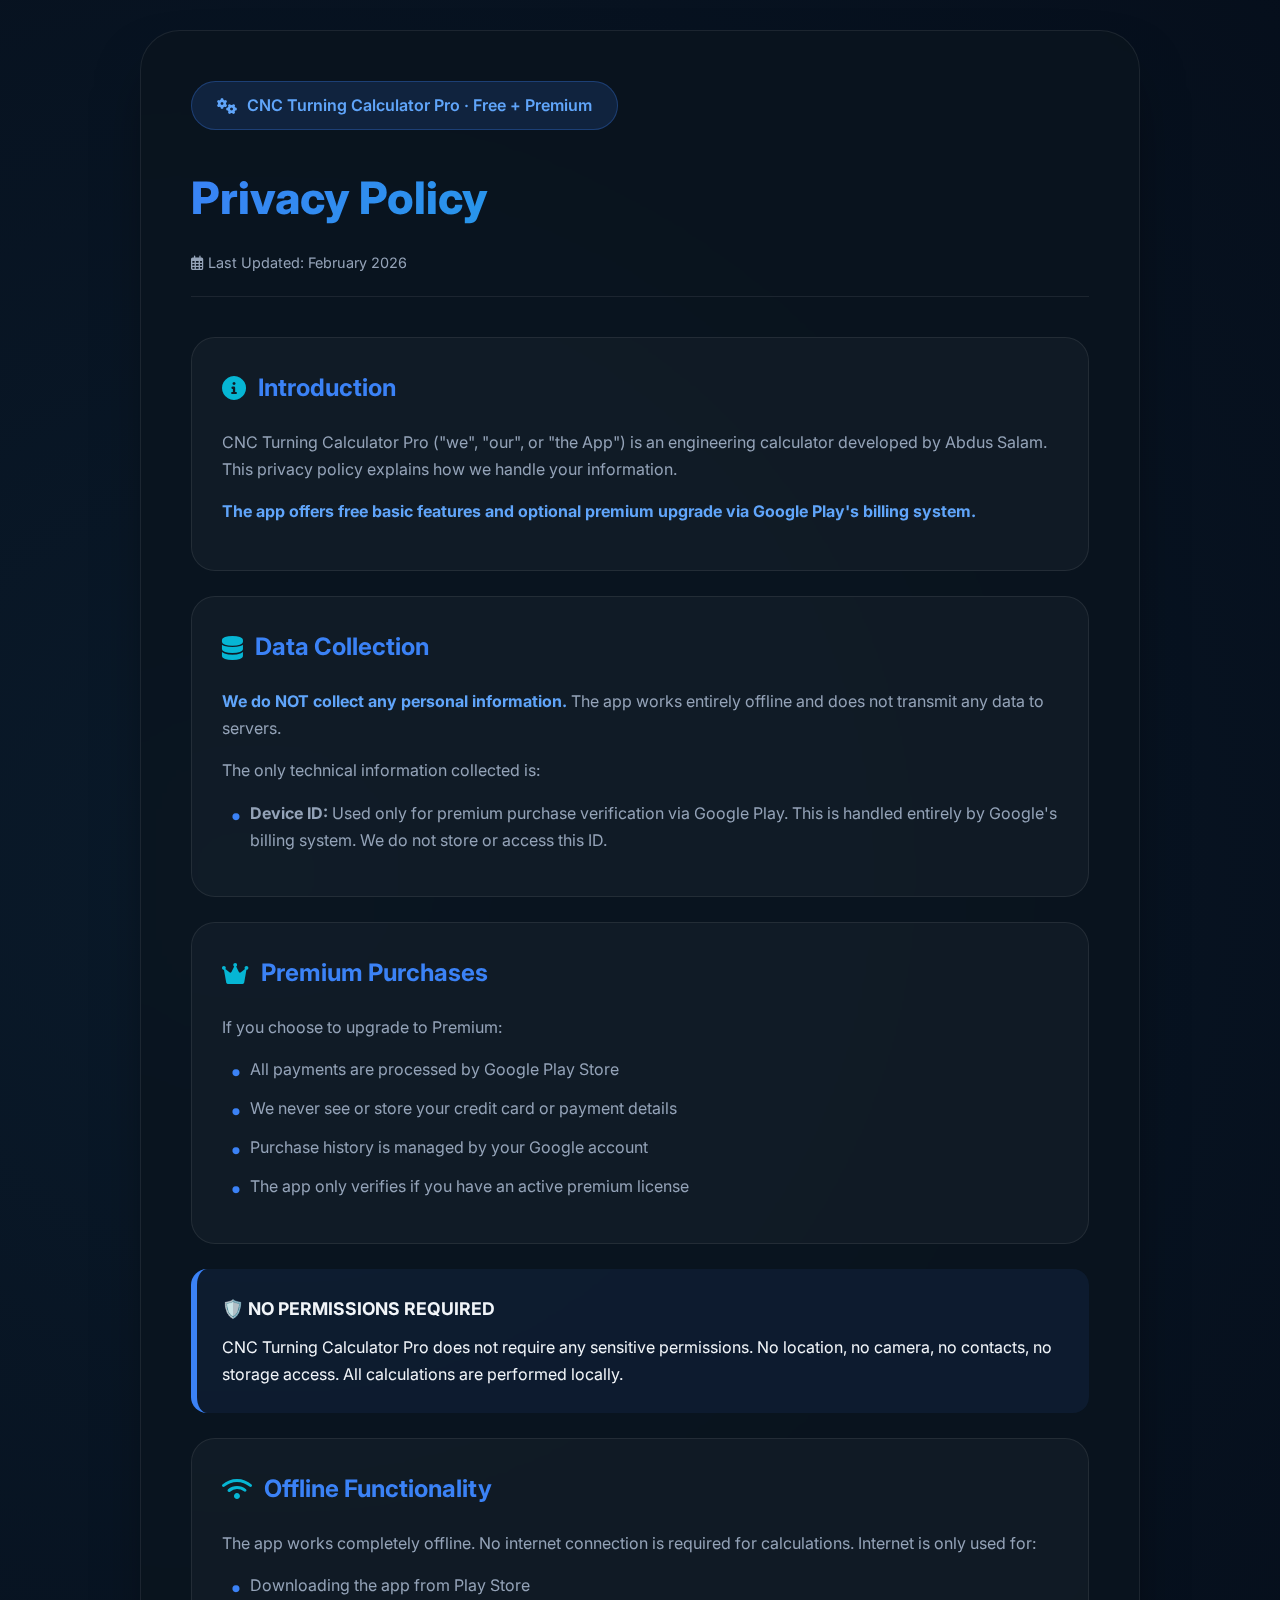
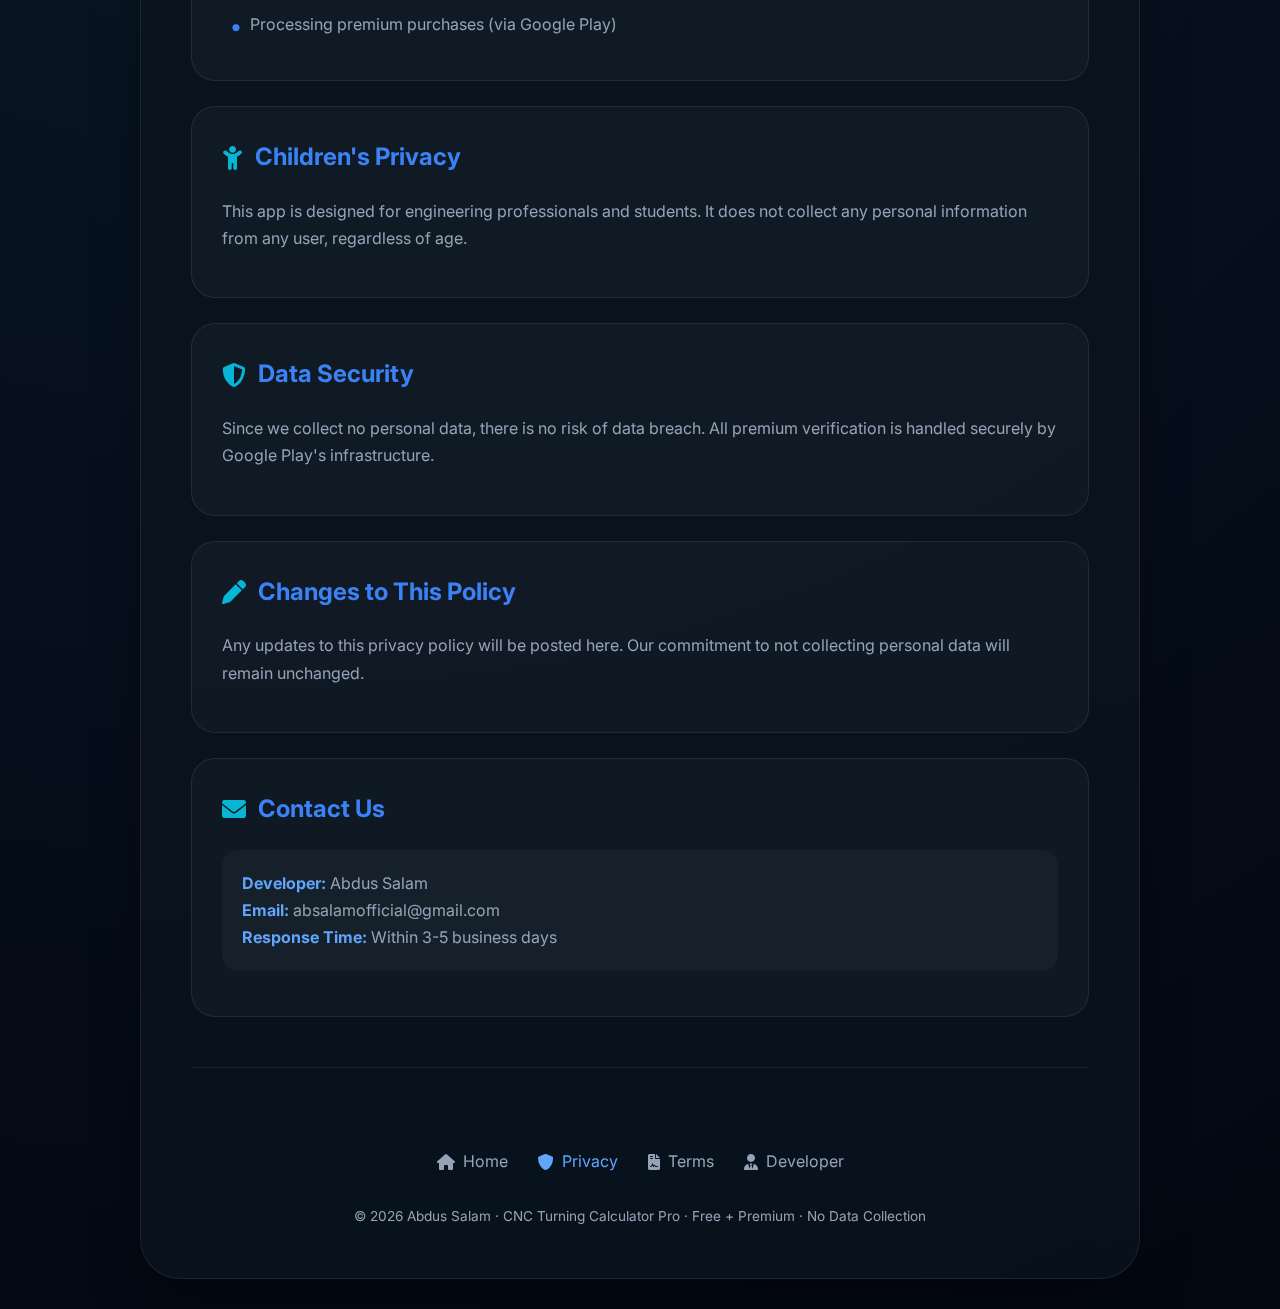
<file: privacy-policy-turning.html>
<!DOCTYPE html>
<html lang="en">
<head>
    <meta charset="UTF-8">
    <meta name="viewport" content="width=device-width, initial-scale=1.0, maximum-scale=1.0, user-scalable=yes">
    <title>Privacy Policy · CNC Turning Calculator Pro</title>
    
    <!-- Fonts & Icons -->
    <link href="https://fonts.googleapis.com/css2?family=Inter:wght@300;400;500;600;700;800&display=swap" rel="stylesheet">
    <link rel="stylesheet" href="https://cdnjs.cloudflare.com/ajax/libs/font-awesome/6.0.0-beta3/css/all.min.css">
    
    <style>
        * {
            margin: 0;
            padding: 0;
            box-sizing: border-box;
        }

        :root {
            --turning-blue: #3b82f6;
            --turning-cyan: #06b6d4;
            --bg-deep: #0a1a2a;
            --bg-card: #0f1e2c;
            --text-primary: #f1f5f9;
            --text-secondary: #94a3b8;
            --border-light: rgba(255,255,255,0.08);
        }

        body {
            font-family: 'Inter', sans-serif;
            background: radial-gradient(circle at 20% 30%, #0a1a2a, #030712);
            color: var(--text-primary);
            line-height: 1.7;
            padding: 30px 20px;
            min-height: 100vh;
        }

        .container {
            max-width: 1000px;
            margin: 0 auto;
        }

        .privacy-card {
            background: rgba(10, 20, 30, 0.8);
            backdrop-filter: blur(15px);
            border: 1px solid var(--border-light);
            border-radius: 40px;
            padding: 50px;
            box-shadow: 0 30px 60px -20px rgba(0,0,0,0.6);
            position: relative;
            overflow: hidden;
        }

        .app-badge {
            display: inline-flex;
            align-items: center;
            gap: 10px;
            background: rgba(59, 130, 246, 0.15);
            border: 1px solid rgba(59, 130, 246, 0.3);
            color: #60a5fa;
            padding: 10px 25px;
            border-radius: 60px;
            font-weight: 600;
            margin-bottom: 30px;
        }

        h1 {
            font-size: 2.8rem;
            font-weight: 800;
            background: linear-gradient(135deg, #3b82f6, #06b6d4);
            -webkit-background-clip: text;
            -webkit-text-fill-color: transparent;
            margin-bottom: 15px;
        }

        .last-updated {
            color: var(--text-secondary);
            font-size: 0.9rem;
            margin-bottom: 40px;
            padding-bottom: 20px;
            border-bottom: 1px solid var(--border-light);
        }

        .section {
            background: rgba(255,255,255,0.03);
            border: 1px solid var(--border-light);
            border-radius: 24px;
            padding: 30px;
            margin-bottom: 25px;
        }

        .section h2 {
            color: var(--turning-blue);
            font-size: 1.5rem;
            font-weight: 700;
            margin-bottom: 20px;
            display: flex;
            align-items: center;
            gap: 12px;
        }

        .section h2 i {
            color: var(--turning-cyan);
        }

        .section p {
            color: var(--text-secondary);
            margin-bottom: 15px;
        }

        .section ul {
            list-style: none;
        }

        .section li {
            color: var(--text-secondary);
            margin-bottom: 12px;
            padding-left: 28px;
            position: relative;
        }

        .section li:before {
            content: "•";
            color: var(--turning-blue);
            font-size: 1.4rem;
            position: absolute;
            left: 8px;
            top: -4px;
        }

        .highlight-box {
            background: rgba(59, 130, 246, 0.08);
            border-left: 6px solid var(--turning-blue);
            border-radius: 16px;
            padding: 25px;
            margin: 25px 0;
        }

        .footer-links {
            display: flex;
            justify-content: center;
            gap: 30px;
            margin-top: 40px;
            flex-wrap: wrap;
        }

        .footer-link {
            color: var(--text-secondary);
            text-decoration: none;
            display: flex;
            align-items: center;
            gap: 8px;
            transition: 0.2s;
        }

        .footer-link:hover {
            color: var(--turning-blue);
        }

        @media (max-width: 768px) {
            .privacy-card {
                padding: 30px 25px;
            }
            h1 {
                font-size: 2rem;
            }
        }
    </style>
</head>
<body>
    <div class="container">
        <div class="privacy-card">
            
            <div class="app-badge">
                <i class="fas fa-cogs"></i> CNC Turning Calculator Pro · Free + Premium
            </div>

            <h1>Privacy Policy</h1>
            <div class="last-updated">
                <i class="far fa-calendar-alt"></i> Last Updated: February 2026
            </div>

            <!-- INTRODUCTION -->
            <div class="section">
                <h2><i class="fas fa-info-circle"></i> Introduction</h2>
                <p>CNC Turning Calculator Pro ("we", "our", or "the App") is an engineering calculator developed by Abdus Salam. This privacy policy explains how we handle your information.</p>
                <p><strong style="color: #60a5fa;">The app offers free basic features and optional premium upgrade via Google Play's billing system.</strong></p>
            </div>

            <!-- DATA COLLECTION -->
            <div class="section">
                <h2><i class="fas fa-database"></i> Data Collection</h2>
                <p><strong style="color: #60a5fa;">We do NOT collect any personal information.</strong> The app works entirely offline and does not transmit any data to servers.</p>
                <p>The only technical information collected is:</p>
                <ul>
                    <li><strong>Device ID:</strong> Used only for premium purchase verification via Google Play. This is handled entirely by Google's billing system. We do not store or access this ID.</li>
                </ul>
            </div>

            <!-- PREMIUM PURCHASES -->
            <div class="section">
                <h2><i class="fas fa-crown"></i> Premium Purchases</h2>
                <p>If you choose to upgrade to Premium:</p>
                <ul>
                    <li>All payments are processed by Google Play Store</li>
                    <li>We never see or store your credit card or payment details</li>
                    <li>Purchase history is managed by your Google account</li>
                    <li>The app only verifies if you have an active premium license</li>
                </ul>
            </div>

            <!-- NO PERMISSIONS -->
            <div class="highlight-box">
                <p style="font-size: 1.1rem; margin-bottom: 10px;"><strong>🛡️ NO PERMISSIONS REQUIRED</strong></p>
                <p style="margin-bottom: 0;">CNC Turning Calculator Pro does not require any sensitive permissions. No location, no camera, no contacts, no storage access. All calculations are performed locally.</p>
            </div>

            <!-- OFFLINE FUNCTIONALITY -->
            <div class="section">
                <h2><i class="fas fa-wifi"></i> Offline Functionality</h2>
                <p>The app works completely offline. No internet connection is required for calculations. Internet is only used for:</p>
                <ul>
                    <li>Downloading the app from Play Store</li>
                    <li>Processing premium purchases (via Google Play)</li>
                </ul>
            </div>

            <!-- CHILDREN'S PRIVACY -->
            <div class="section">
                <h2><i class="fas fa-child"></i> Children's Privacy</h2>
                <p>This app is designed for engineering professionals and students. It does not collect any personal information from any user, regardless of age.</p>
            </div>

            <!-- SECURITY -->
            <div class="section">
                <h2><i class="fas fa-shield"></i> Data Security</h2>
                <p>Since we collect no personal data, there is no risk of data breach. All premium verification is handled securely by Google Play's infrastructure.</p>
            </div>

            <!-- CHANGES -->
            <div class="section">
                <h2><i class="fas fa-pen"></i> Changes to This Policy</h2>
                <p>Any updates to this privacy policy will be posted here. Our commitment to not collecting personal data will remain unchanged.</p>
            </div>

            <!-- CONTACT -->
            <div class="section">
                <h2><i class="fas fa-envelope"></i> Contact Us</h2>
                <p style="margin-top: 15px; background: rgba(255,255,255,0.03); padding: 20px; border-radius: 16px;">
                    <strong style="color: #60a5fa;">Developer:</strong> Abdus Salam<br>
                    <strong style="color: #60a5fa;">Email:</strong> absalamofficial@gmail.com<br>
                    <strong style="color: #60a5fa;">Response Time:</strong> Within 3-5 business days
                </p>
            </div>

            <!-- FOOTER -->
            <div style="margin-top: 50px; text-align: center; border-top: 1px solid var(--border-light); padding-top: 40px;">
                <div class="footer-links">
                    <a href="index.html" class="footer-link"><i class="fas fa-home"></i> Home</a>
                    <a href="privacy-policy-turning.html" class="footer-link" style="color: #60a5fa;"><i class="fas fa-shield-alt"></i> Privacy</a>
                    <a href="terms-conditions.html" class="footer-link"><i class="fas fa-file-contract"></i> Terms</a>
                    <a href="about-developer.html" class="footer-link"><i class="fas fa-user-tie"></i> Developer</a>
                </div>
                <p style="color: var(--text-secondary); font-size: 0.85rem; margin-top: 30px;">
                    © 2026 Abdus Salam · CNC Turning Calculator Pro · Free + Premium · No Data Collection
                </p>
            </div>
        </div>
    </div>
</body>
</html>
</file>
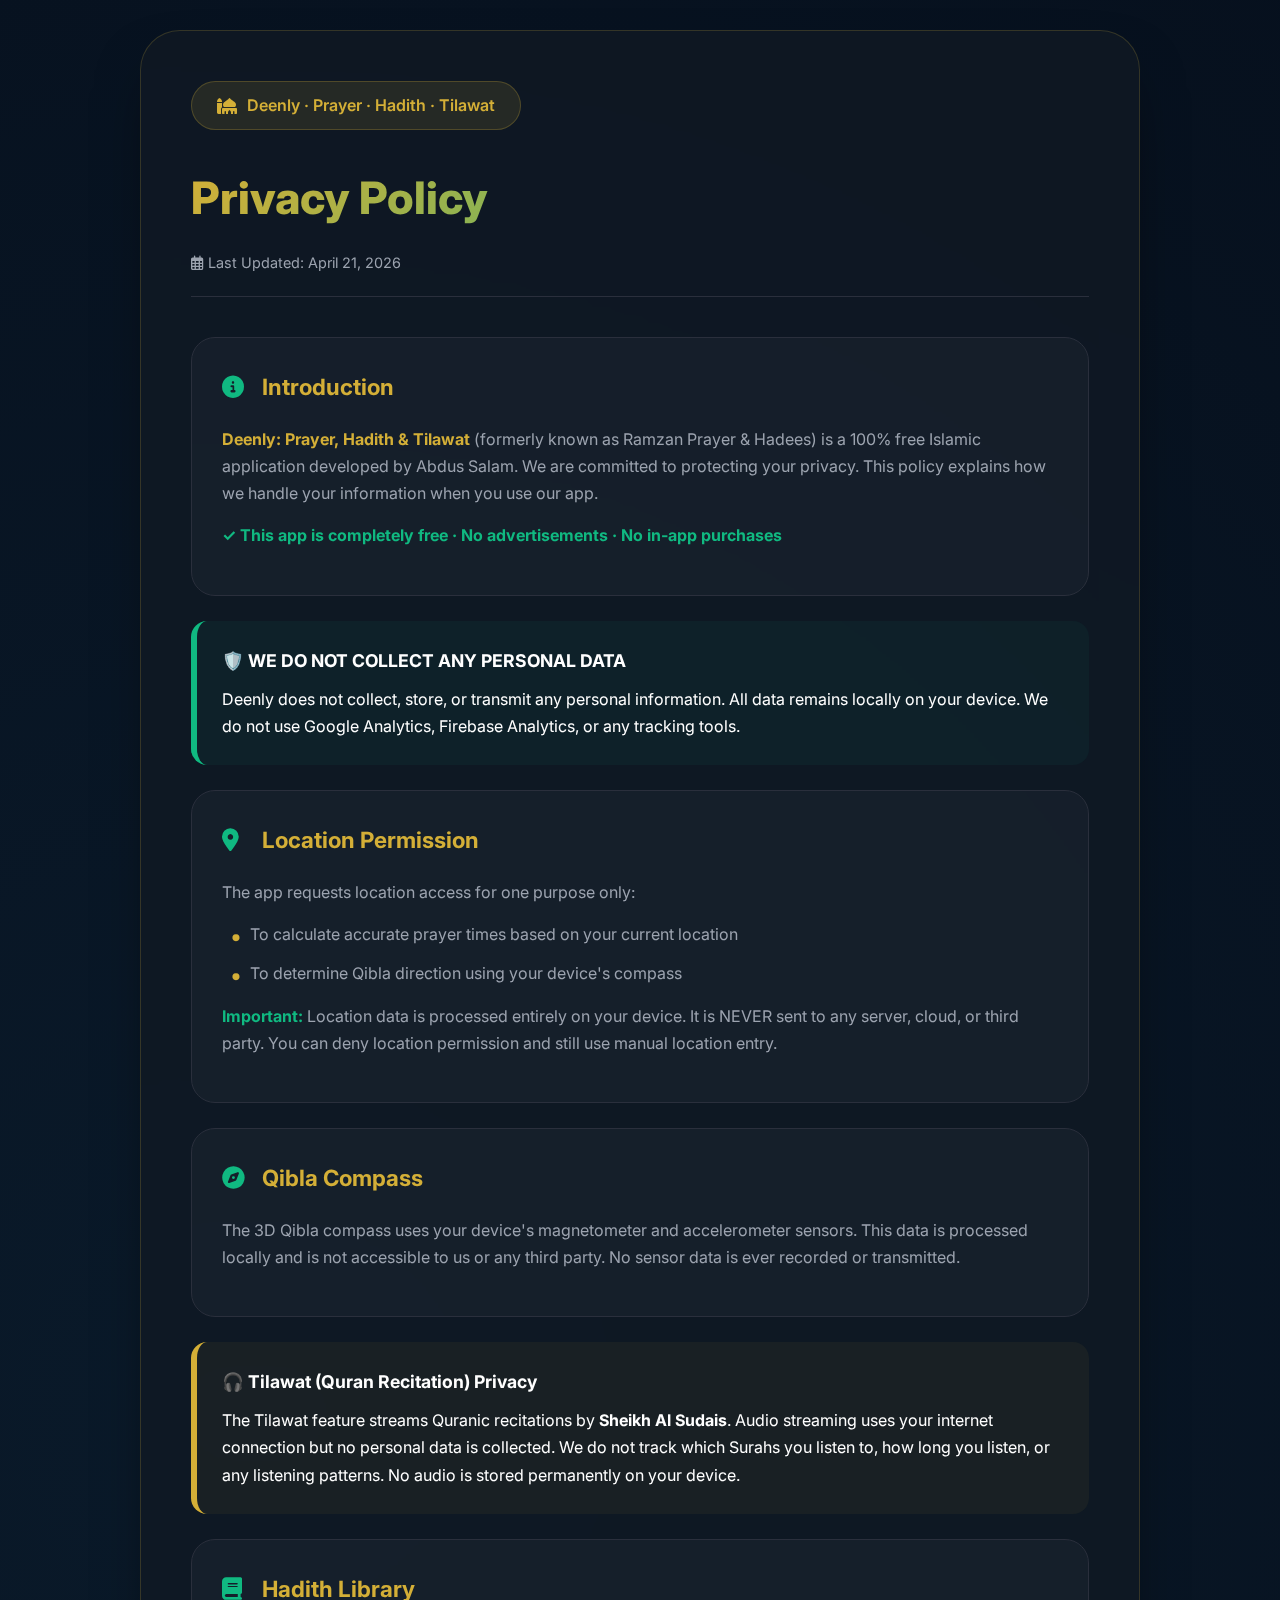
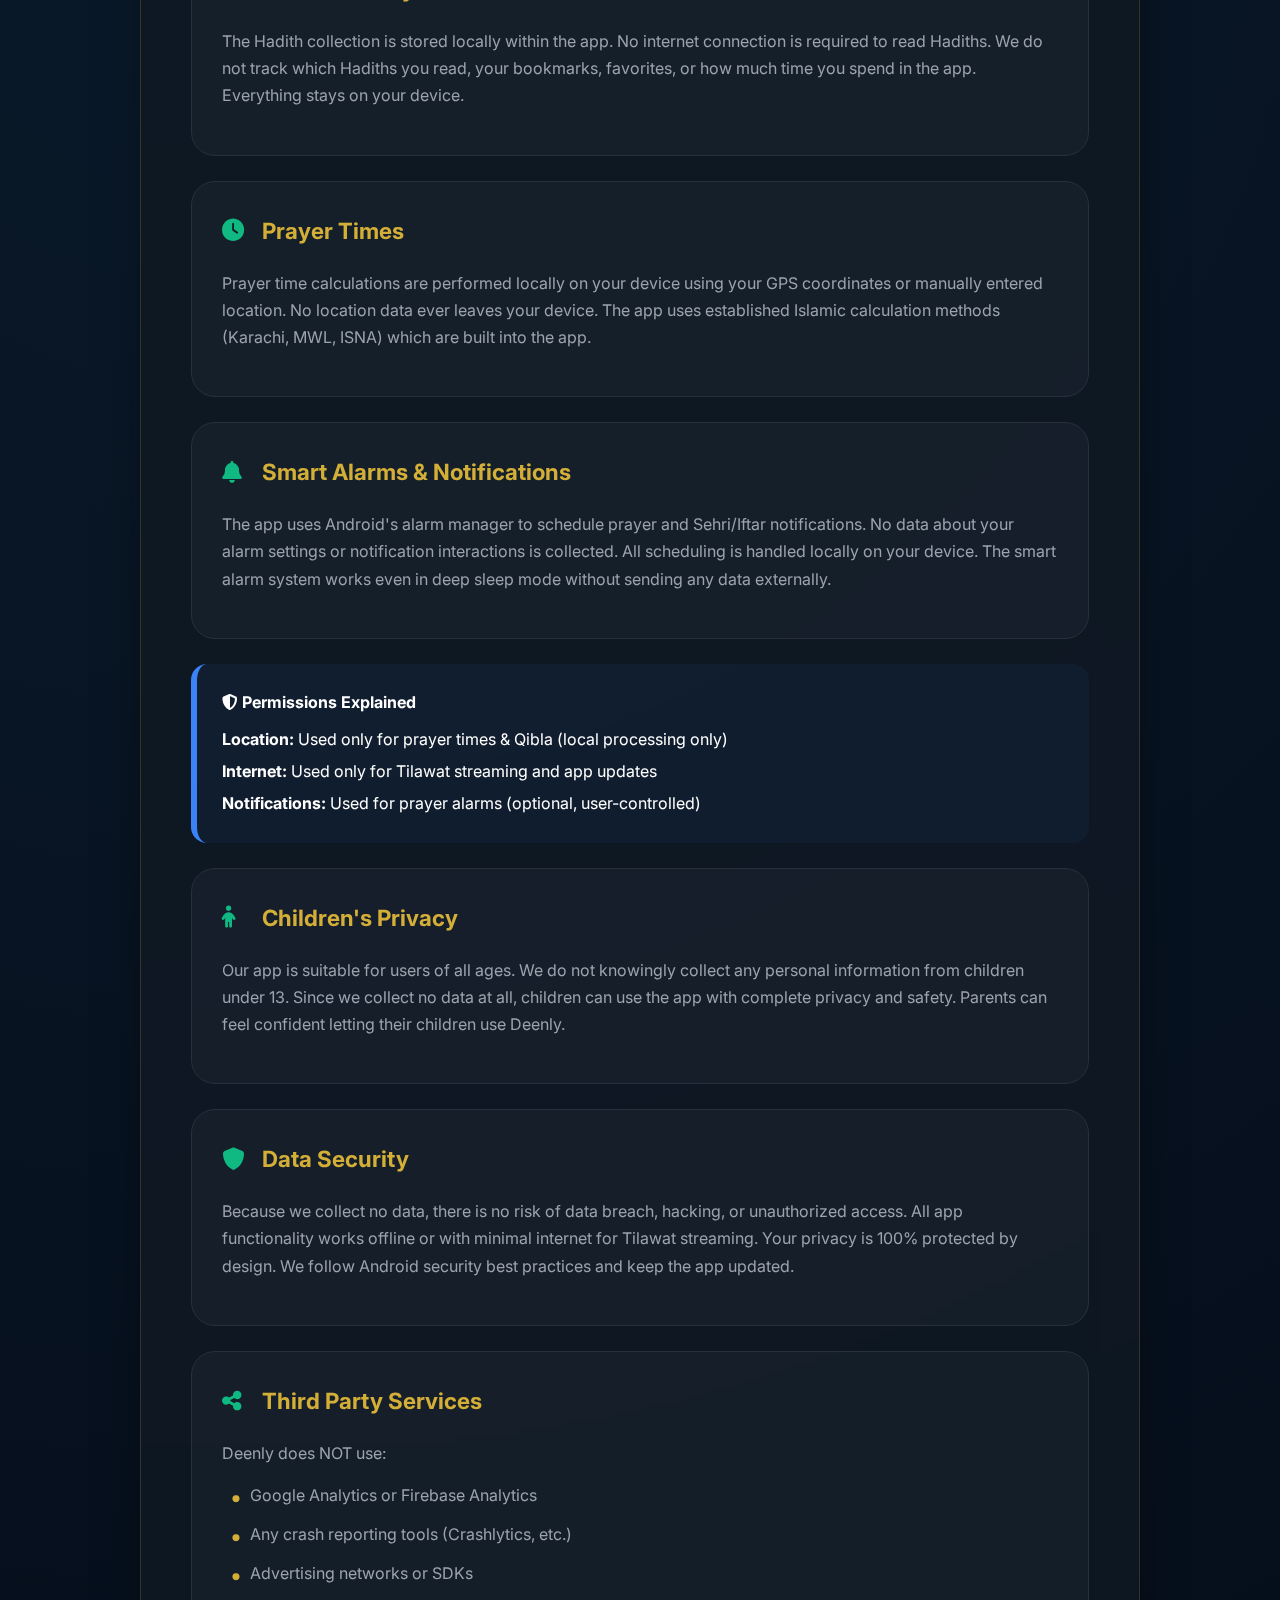
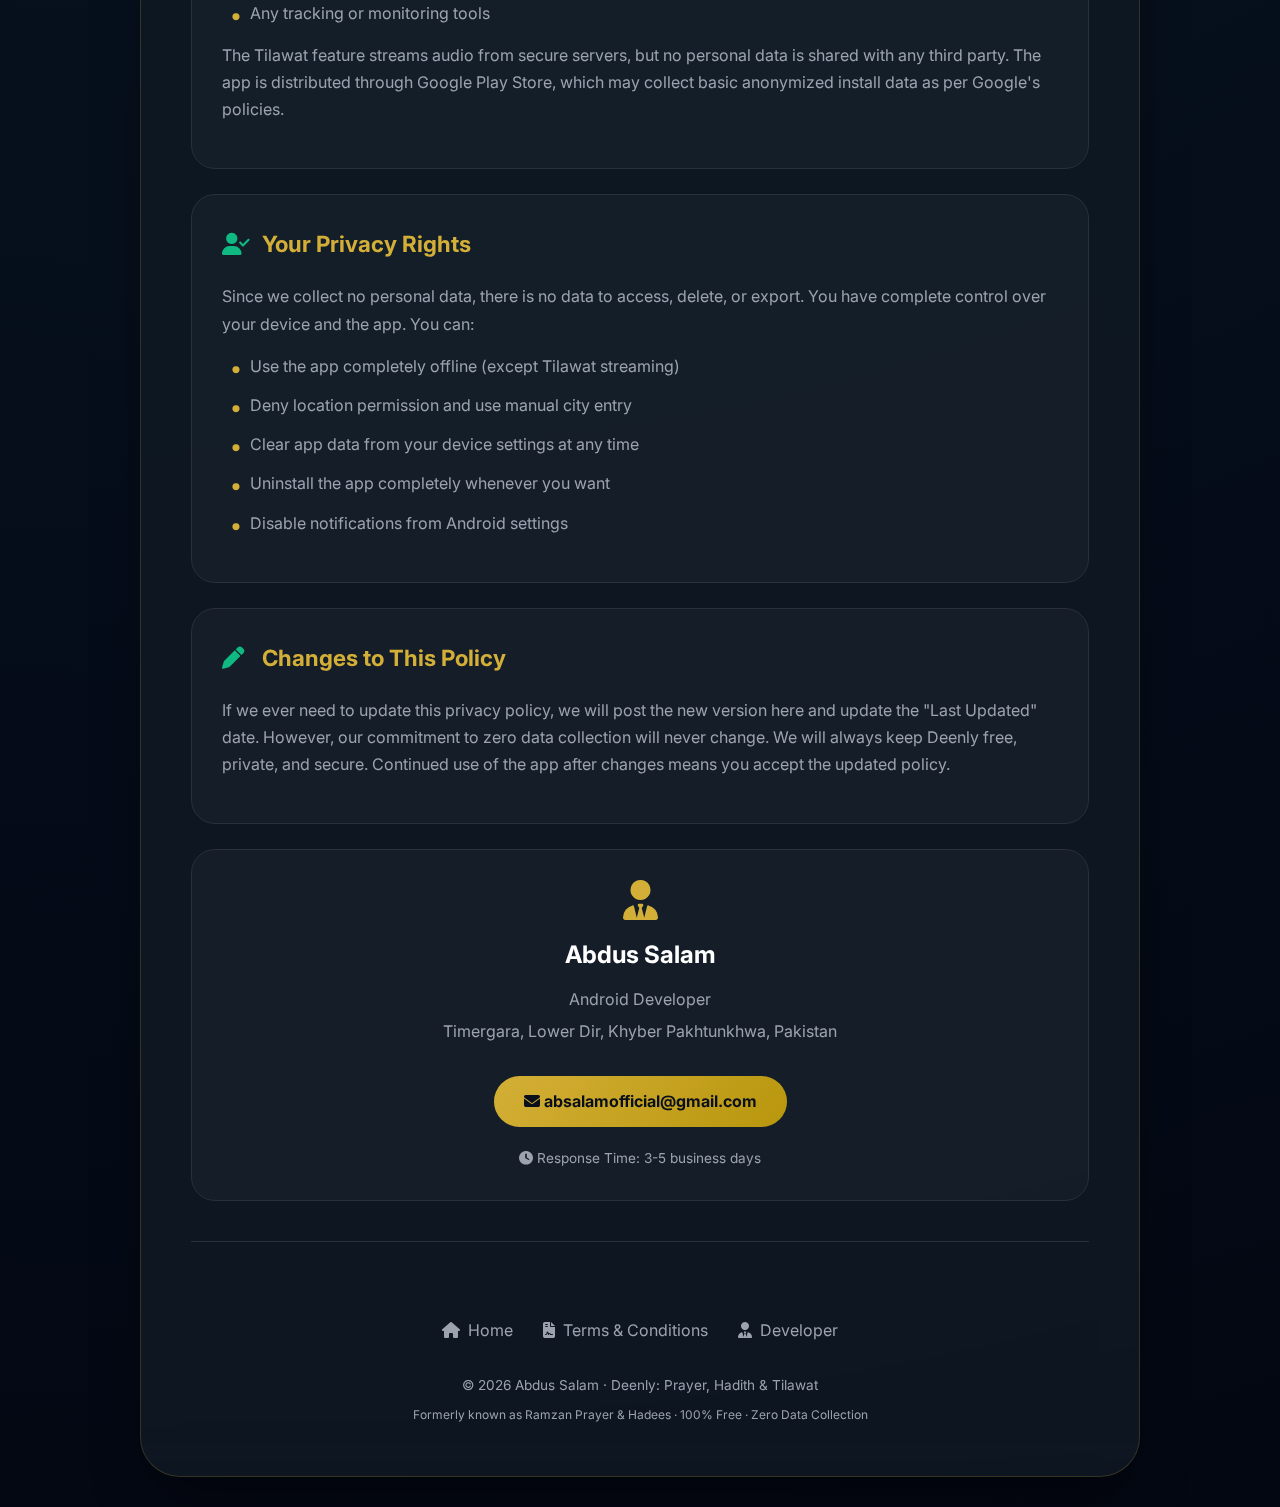
<file: privacy-policy.html>
<!DOCTYPE html>
<html lang="en">
<head>
    <meta charset="UTF-8">
    <meta name="viewport" content="width=device-width, initial-scale=1.0, maximum-scale=1.0, user-scalable=yes">
    <title>Privacy Policy · Deenly: Prayer, Hadith & Tilawat</title>
    
    <link href="https://fonts.googleapis.com/css2?family=Inter:wght@300;400;500;600;700;800&display=swap" rel="stylesheet">
    <link rel="stylesheet" href="https://cdnjs.cloudflare.com/ajax/libs/font-awesome/6.4.0/css/all.min.css">
    
    <style>
        * {
            margin: 0;
            padding: 0;
            box-sizing: border-box;
        }

        :root {
            --primary-dark: #0a0f1c;
            --primary-mid: #111827;
            --gold: #d4af37;
            --gold-dark: #b8960c;
            --green: #10b981;
            --blue: #3b82f6;
            --text-white: #ffffff;
            --text-gray: #9ca3af;
            --border-dim: #2a2f3c;
        }

        body {
            font-family: 'Inter', sans-serif;
            background: radial-gradient(circle at 20% 30%, #0a1a2a, #030712);
            color: var(--text-white);
            line-height: 1.7;
            padding: 30px 20px;
            min-height: 100vh;
        }

        .container {
            max-width: 1000px;
            margin: 0 auto;
        }

        .privacy-card {
            background: rgba(15, 25, 35, 0.85);
            backdrop-filter: blur(15px);
            border: 1px solid rgba(212, 175, 55, 0.2);
            border-radius: 40px;
            padding: 50px;
            box-shadow: 0 30px 60px -20px rgba(0,0,0,0.6);
        }

        .app-badge {
            display: inline-flex;
            align-items: center;
            gap: 10px;
            background: rgba(212, 175, 55, 0.12);
            border: 1px solid rgba(212, 175, 55, 0.25);
            color: var(--gold);
            padding: 10px 25px;
            border-radius: 60px;
            font-weight: 600;
            margin-bottom: 30px;
        }

        h1 {
            font-size: 2.8rem;
            font-weight: 800;
            background: linear-gradient(135deg, var(--gold), var(--green));
            -webkit-background-clip: text;
            background-clip: text;
            color: transparent;
            margin-bottom: 15px;
        }

        .last-updated {
            color: var(--text-gray);
            font-size: 0.9rem;
            margin-bottom: 40px;
            padding-bottom: 20px;
            border-bottom: 1px solid var(--border-dim);
        }

        .section {
            background: rgba(255,255,255,0.03);
            border: 1px solid var(--border-dim);
            border-radius: 24px;
            padding: 30px;
            margin-bottom: 25px;
            transition: all 0.3s;
        }

        .section:hover {
            border-color: rgba(212, 175, 55, 0.3);
        }

        .section h2 {
            color: var(--gold);
            font-size: 1.4rem;
            font-weight: 700;
            margin-bottom: 20px;
            display: flex;
            align-items: center;
            gap: 12px;
        }

        .section h2 i {
            color: var(--green);
            width: 28px;
        }

        .section p {
            color: var(--text-gray);
            margin-bottom: 15px;
        }

        .section ul {
            list-style: none;
            margin: 15px 0;
        }

        .section li {
            color: var(--text-gray);
            margin-bottom: 12px;
            padding-left: 28px;
            position: relative;
        }

        .section li:before {
            content: "•";
            color: var(--gold);
            font-size: 1.4rem;
            position: absolute;
            left: 8px;
            top: -4px;
        }

        .highlight-box {
            background: rgba(16, 185, 129, 0.06);
            border-left: 6px solid var(--green);
            border-radius: 16px;
            padding: 25px;
            margin: 25px 0;
        }

        .gold-box {
            background: rgba(212, 175, 55, 0.06);
            border-left: 6px solid var(--gold);
            border-radius: 16px;
            padding: 25px;
            margin: 25px 0;
        }

        .info-box {
            background: rgba(59, 130, 246, 0.06);
            border-left: 6px solid var(--blue);
            border-radius: 16px;
            padding: 25px;
            margin: 25px 0;
        }

        .contact-card {
            background: rgba(255,255,255,0.03);
            border-radius: 24px;
            padding: 30px;
            margin-top: 20px;
            text-align: center;
            border: 1px solid var(--border-dim);
        }

        .footer-links {
            display: flex;
            justify-content: center;
            gap: 30px;
            margin-top: 40px;
            flex-wrap: wrap;
        }

        .footer-link {
            color: var(--text-gray);
            text-decoration: none;
            display: flex;
            align-items: center;
            gap: 8px;
            transition: 0.2s;
        }

        .footer-link:hover {
            color: var(--gold);
        }

        @media (max-width: 768px) {
            .privacy-card {
                padding: 30px 25px;
            }
            h1 {
                font-size: 2rem;
            }
            .section h2 {
                font-size: 1.2rem;
            }
        }
    </style>
</head>
<body>
    <div class="container">
        <div class="privacy-card">
            
            <div class="app-badge">
                <i class="fas fa-mosque"></i> Deenly · Prayer · Hadith · Tilawat
            </div>

            <h1>Privacy Policy</h1>
            <div class="last-updated">
                <i class="far fa-calendar-alt"></i> Last Updated: April 21, 2026
            </div>

            <!-- INTRODUCTION -->
            <div class="section">
                <h2><i class="fas fa-info-circle"></i> Introduction</h2>
                <p><strong style="color: var(--gold);">Deenly: Prayer, Hadith & Tilawat</strong> (formerly known as Ramzan Prayer & Hadees) is a 100% free Islamic application developed by Abdus Salam. We are committed to protecting your privacy. This policy explains how we handle your information when you use our app.</p>
                <p><strong style="color: var(--green);">✓ This app is completely free · No advertisements · No in-app purchases</strong></p>
            </div>

            <!-- ZERO DATA COLLECTION -->
            <div class="highlight-box">
                <p style="font-size: 1.1rem; margin-bottom: 10px;"><strong>🛡️ WE DO NOT COLLECT ANY PERSONAL DATA</strong></p>
                <p style="margin-bottom: 0;">Deenly does not collect, store, or transmit any personal information. All data remains locally on your device. We do not use Google Analytics, Firebase Analytics, or any tracking tools.</p>
            </div>

            <!-- LOCATION PERMISSION -->
            <div class="section">
                <h2><i class="fas fa-location-dot"></i> Location Permission</h2>
                <p>The app requests location access for one purpose only:</p>
                <ul>
                    <li>To calculate accurate prayer times based on your current location</li>
                    <li>To determine Qibla direction using your device's compass</li>
                </ul>
                <p><strong style="color: var(--green);">Important:</strong> Location data is processed entirely on your device. It is NEVER sent to any server, cloud, or third party. You can deny location permission and still use manual location entry.</p>
            </div>

            <!-- QIBLA COMPASS -->
            <div class="section">
                <h2><i class="fas fa-compass"></i> Qibla Compass</h2>
                <p>The 3D Qibla compass uses your device's magnetometer and accelerometer sensors. This data is processed locally and is not accessible to us or any third party. No sensor data is ever recorded or transmitted.</p>
            </div>

            <!-- TILAWAT PRIVACY -->
            <div class="gold-box">
                <p style="font-size: 1.1rem; margin-bottom: 10px;"><strong>🎧 Tilawat (Quran Recitation) Privacy</strong></p>
                <p style="margin-bottom: 0;">The Tilawat feature streams Quranic recitations by <strong>Sheikh Al Sudais</strong>. Audio streaming uses your internet connection but no personal data is collected. We do not track which Surahs you listen to, how long you listen, or any listening patterns. No audio is stored permanently on your device.</p>
            </div>

            <!-- HADITH CONTENT -->
            <div class="section">
                <h2><i class="fas fa-book"></i> Hadith Library</h2>
                <p>The Hadith collection is stored locally within the app. No internet connection is required to read Hadiths. We do not track which Hadiths you read, your bookmarks, favorites, or how much time you spend in the app. Everything stays on your device.</p>
            </div>

            <!-- PRAYER TIMES -->
            <div class="section">
                <h2><i class="fas fa-clock"></i> Prayer Times</h2>
                <p>Prayer time calculations are performed locally on your device using your GPS coordinates or manually entered location. No location data ever leaves your device. The app uses established Islamic calculation methods (Karachi, MWL, ISNA) which are built into the app.</p>
            </div>

            <!-- SMART ALARMS -->
            <div class="section">
                <h2><i class="fas fa-bell"></i> Smart Alarms & Notifications</h2>
                <p>The app uses Android's alarm manager to schedule prayer and Sehri/Iftar notifications. No data about your alarm settings or notification interactions is collected. All scheduling is handled locally on your device. The smart alarm system works even in deep sleep mode without sending any data externally.</p>
            </div>

            <!-- PERMISSIONS -->
            <div class="info-box">
                <p style="margin-bottom: 10px;"><strong><i class="fas fa-shield-alt"></i> Permissions Explained</strong></p>
                <p style="margin-bottom: 5px;"><strong>Location:</strong> Used only for prayer times & Qibla (local processing only)</p>
                <p style="margin-bottom: 5px;"><strong>Internet:</strong> Used only for Tilawat streaming and app updates</p>
                <p><strong>Notifications:</strong> Used for prayer alarms (optional, user-controlled)</p>
            </div>

            <!-- CHILDREN'S PRIVACY -->
            <div class="section">
                <h2><i class="fas fa-child"></i> Children's Privacy</h2>
                <p>Our app is suitable for users of all ages. We do not knowingly collect any personal information from children under 13. Since we collect no data at all, children can use the app with complete privacy and safety. Parents can feel confident letting their children use Deenly.</p>
            </div>

            <!-- DATA SECURITY -->
            <div class="section">
                <h2><i class="fas fa-shield"></i> Data Security</h2>
                <p>Because we collect no data, there is no risk of data breach, hacking, or unauthorized access. All app functionality works offline or with minimal internet for Tilawat streaming. Your privacy is 100% protected by design. We follow Android security best practices and keep the app updated.</p>
            </div>

            <!-- THIRD PARTY SERVICES -->
            <div class="section">
                <h2><i class="fas fa-share-alt"></i> Third Party Services</h2>
                <p>Deenly does NOT use:</p>
                <ul>
                    <li>Google Analytics or Firebase Analytics</li>
                    <li>Any crash reporting tools (Crashlytics, etc.)</li>
                    <li>Advertising networks or SDKs</li>
                    <li>Any tracking or monitoring tools</li>
                </ul>
                <p>The Tilawat feature streams audio from secure servers, but no personal data is shared with any third party. The app is distributed through Google Play Store, which may collect basic anonymized install data as per Google's policies.</p>
            </div>

            <!-- YOUR RIGHTS -->
            <div class="section">
                <h2><i class="fas fa-user-check"></i> Your Privacy Rights</h2>
                <p>Since we collect no personal data, there is no data to access, delete, or export. You have complete control over your device and the app. You can:</p>
                <ul>
                    <li>Use the app completely offline (except Tilawat streaming)</li>
                    <li>Deny location permission and use manual city entry</li>
                    <li>Clear app data from your device settings at any time</li>
                    <li>Uninstall the app completely whenever you want</li>
                    <li>Disable notifications from Android settings</li>
                </ul>
            </div>

            <!-- CHANGES -->
            <div class="section">
                <h2><i class="fas fa-pen"></i> Changes to This Policy</h2>
                <p>If we ever need to update this privacy policy, we will post the new version here and update the "Last Updated" date. However, our commitment to zero data collection will never change. We will always keep Deenly free, private, and secure. Continued use of the app after changes means you accept the updated policy.</p>
            </div>

            <!-- CONTACT -->
            <div class="contact-card">
                <i class="fas fa-user-tie" style="font-size: 2.5rem; color: var(--gold); margin-bottom: 15px;"></i>
                <h3 style="color: white; font-size: 1.5rem; margin-bottom: 10px;">Abdus Salam</h3>
                <p style="color: var(--text-gray); margin-bottom: 5px;">Android Developer</p>
                <p style="color: var(--text-gray); margin-bottom: 20px;">Timergara, Lower Dir, Khyber Pakhtunkhwa, Pakistan</p>
                
                <a href="mailto:absalamofficial@gmail.com" style="display: inline-block; background: linear-gradient(135deg, var(--gold), var(--gold-dark)); color: #0a0f1c; padding: 12px 30px; border-radius: 60px; text-decoration: none; font-weight: 700; margin-top: 10px;">
                    <i class="fas fa-envelope"></i> absalamofficial@gmail.com
                </a>
                <p style="color: var(--text-gray); font-size: 0.85rem; margin-top: 20px;">
                    <i class="fas fa-clock"></i> Response Time: 3-5 business days
                </p>
            </div>

            <!-- FOOTER -->
            <div style="margin-top: 40px; text-align: center; border-top: 1px solid var(--border-dim); padding-top: 35px;">
                <div class="footer-links">
                    <a href="index.html" class="footer-link"><i class="fas fa-home"></i> Home</a>
                    <a href="terms-conditions.html" class="footer-link"><i class="fas fa-file-contract"></i> Terms & Conditions</a>
                    <a href="about-developer.html" class="footer-link"><i class="fas fa-user-tie"></i> Developer</a>
                </div>
                <p style="color: var(--text-gray); font-size: 0.85rem; margin-top: 30px;">
                    © 2026 Abdus Salam · Deenly: Prayer, Hadith & Tilawat
                </p>
                <p style="color: var(--text-gray); font-size: 0.75rem; margin-top: 8px;">
                    Formerly known as Ramzan Prayer & Hadees · 100% Free · Zero Data Collection
                </p>
            </div>
        </div>
    </div>
</body>
</html>
</file>
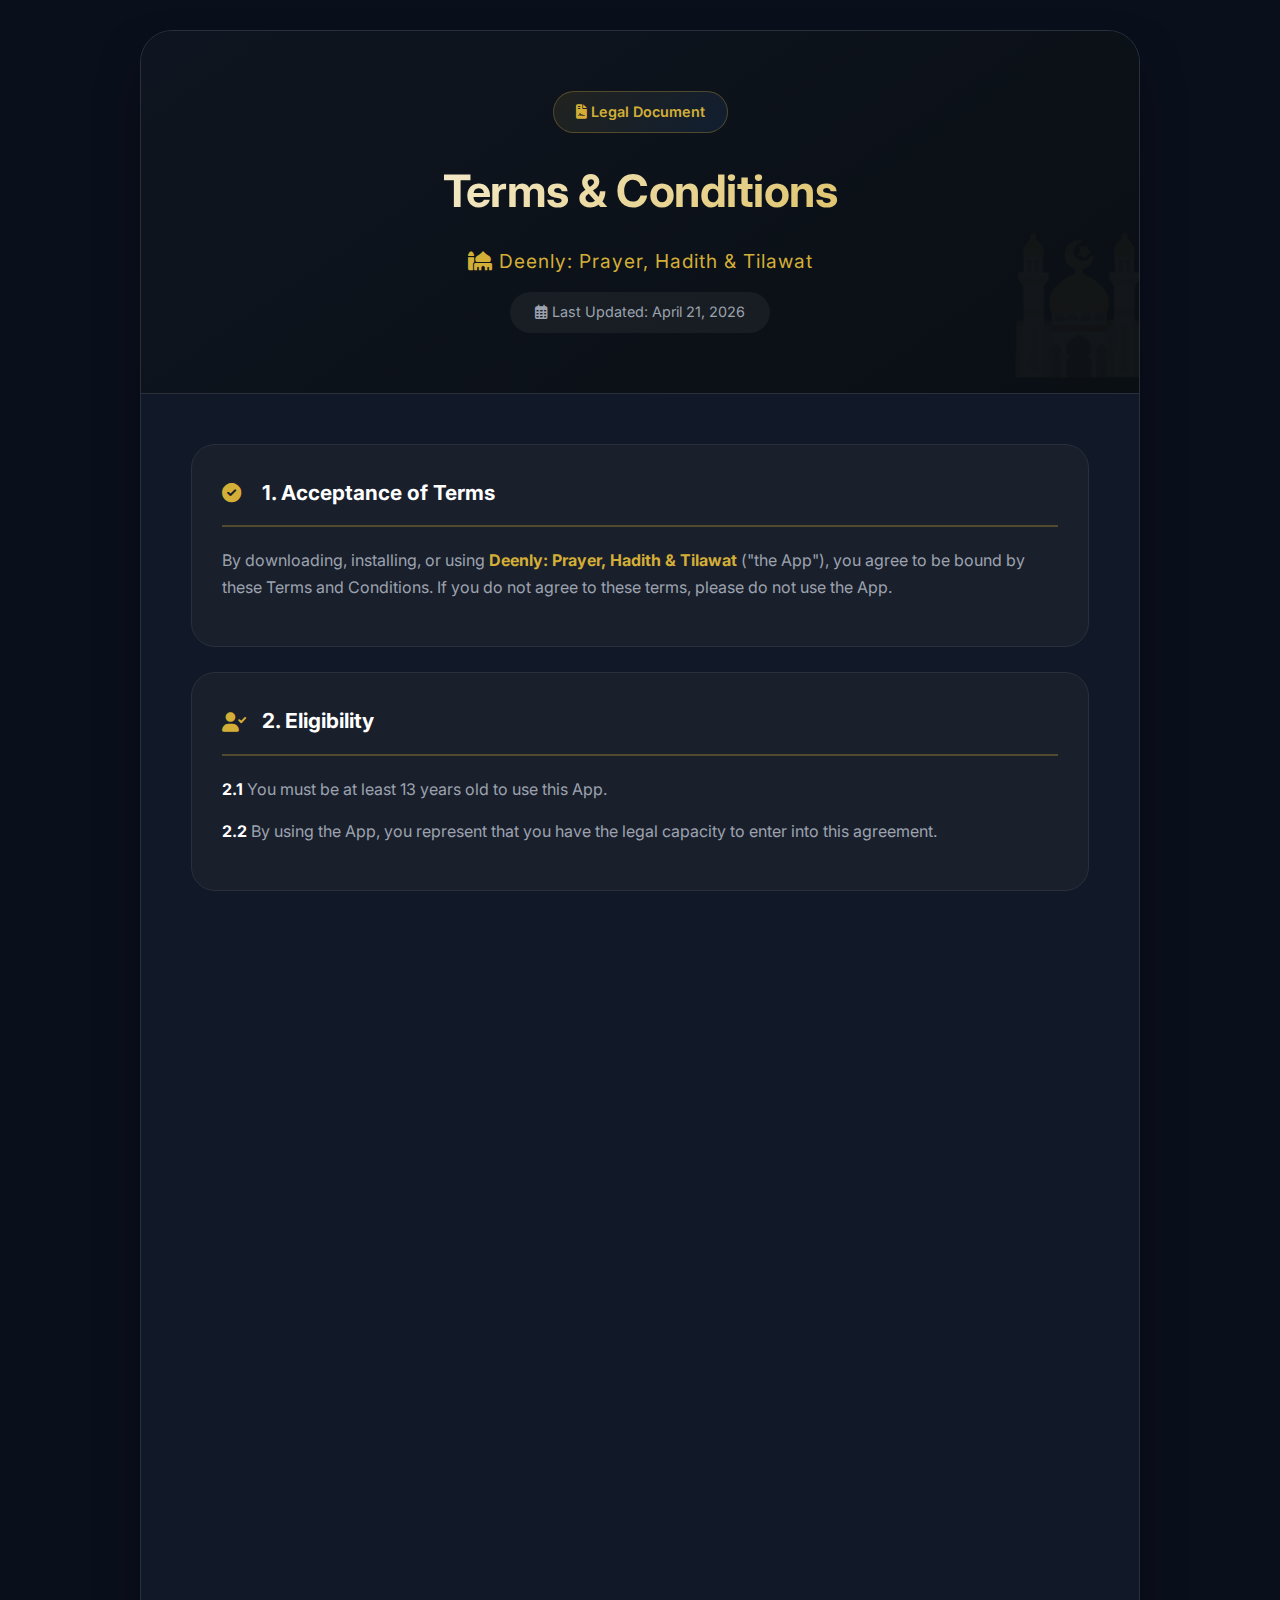
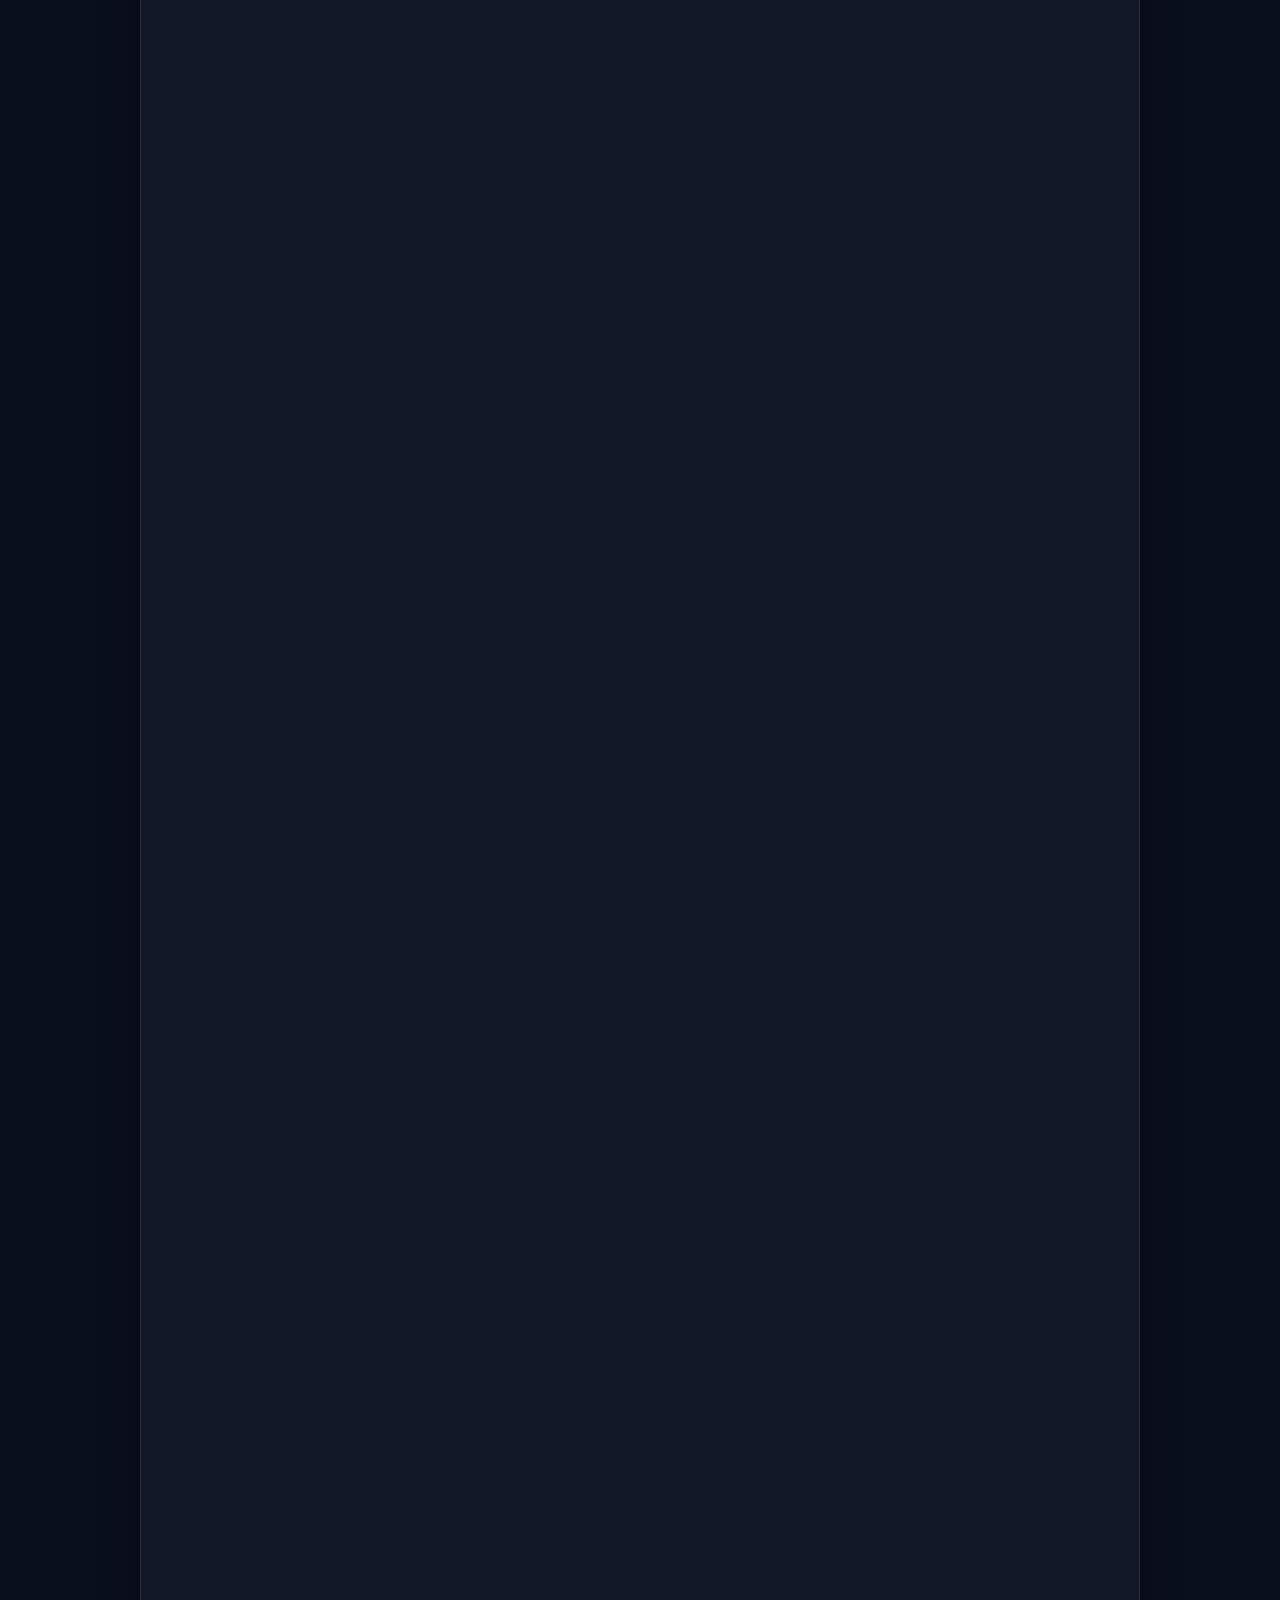
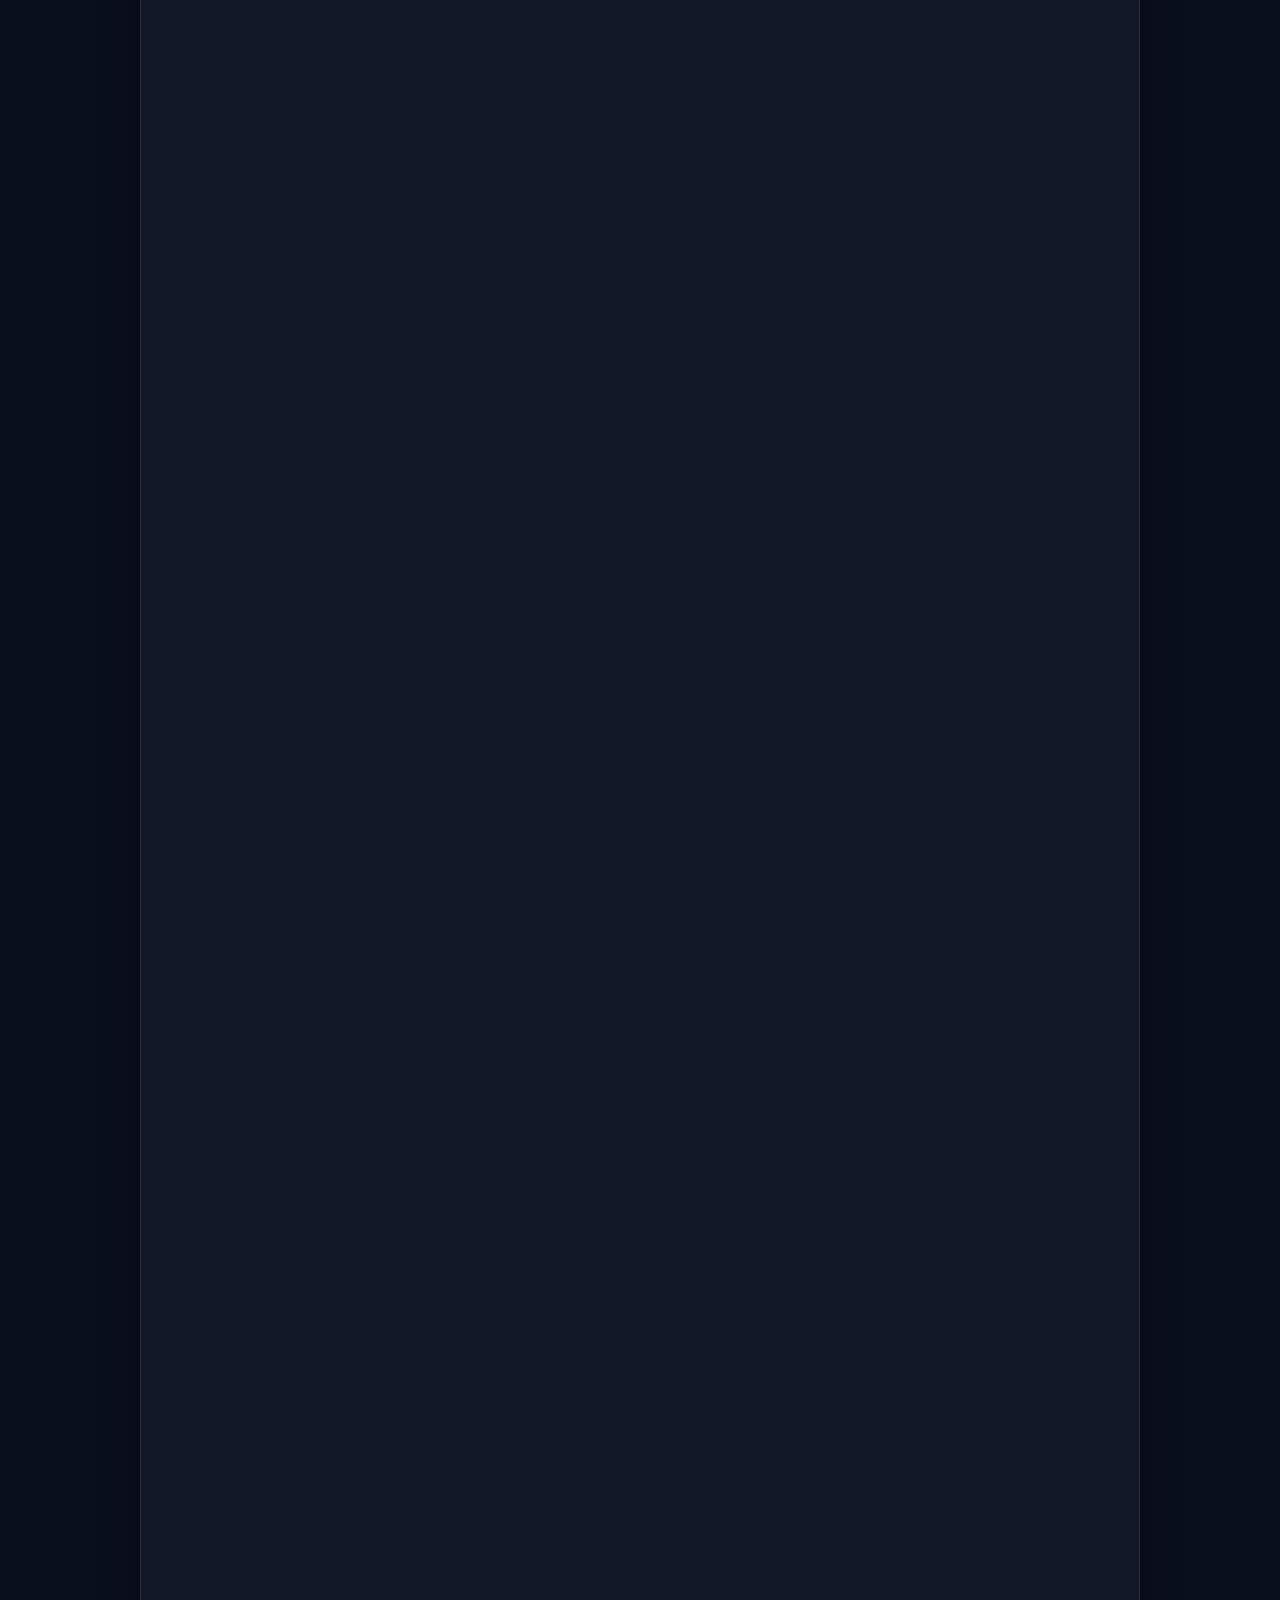
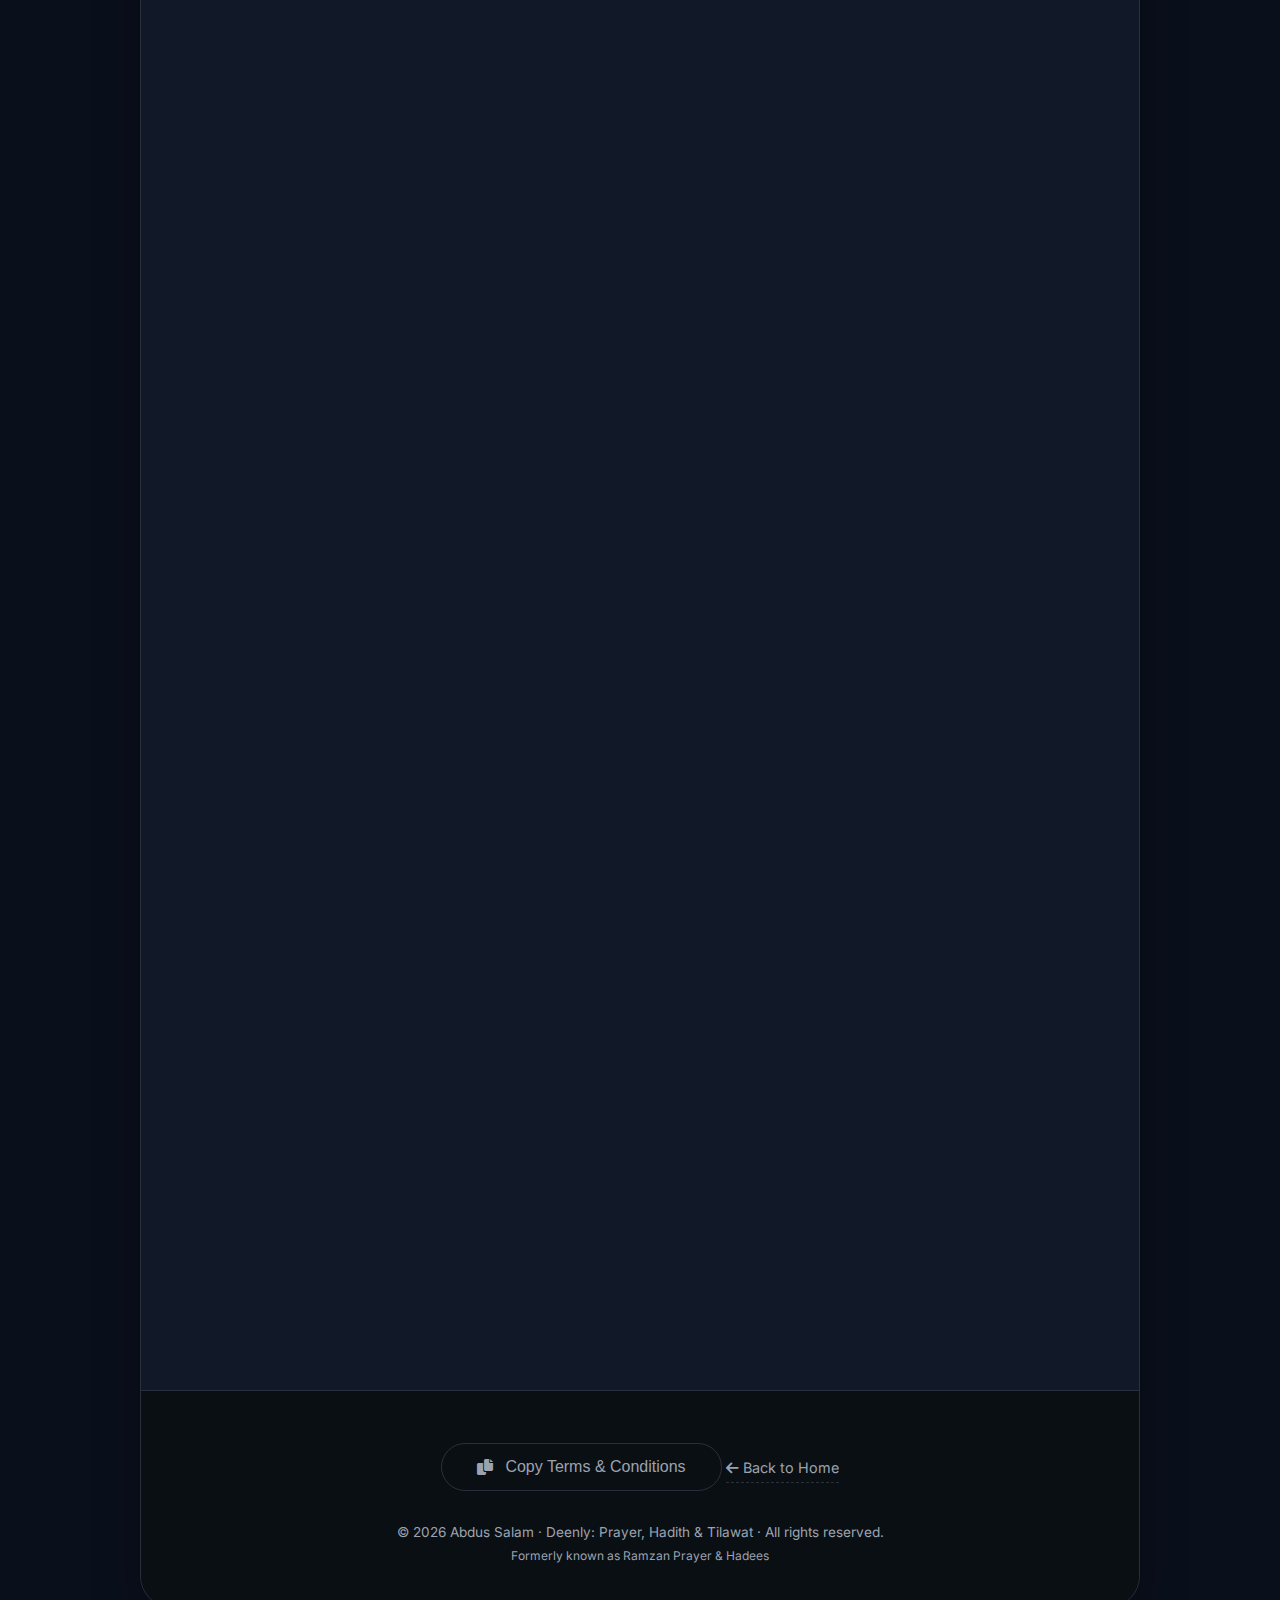
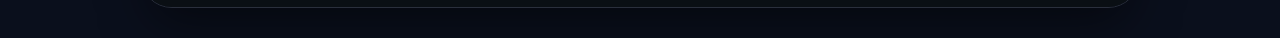
<file: terms-conditions.html>
<!DOCTYPE html>
<html lang="en">
<head>
    <meta charset="UTF-8">
    <meta name="viewport" content="width=device-width, initial-scale=1.0, maximum-scale=1.0, user-scalable=yes">
    <title>Terms & Conditions · Deenly: Prayer, Hadith & Tilawat</title>
    
    <!-- Fonts & Icons -->
    <link href="https://fonts.googleapis.com/css2?family=Inter:wght@300;400;500;600;700;800&display=swap" rel="stylesheet">
    <link rel="stylesheet" href="https://cdnjs.cloudflare.com/ajax/libs/font-awesome/6.0.0-beta3/css/all.min.css">
    
    <style>
        /* ===== DEENLY PREMIUM THEME - Midnight Blue & Gold ===== */
        * {
            margin: 0;
            padding: 0;
            box-sizing: border-box;
        }

        :root {
            --primary-bg: #0a0f1c;
            --secondary-bg: #111827;
            --card-bg: #1a1f2c;
            --border-light: #2a2f3c;
            --text-primary: #f3f4f6;
            --text-secondary: #9ca3af;
            --accent-blue: #3b82f6;
            --accent-gold: #f59e0b;
            --important-red: #ef4444;
            --deenly-gold: #d4af37;
        }

        body {
            font-family: 'Inter', sans-serif;
            background: var(--primary-bg);
            color: var(--text-primary);
            line-height: 1.7;
            padding: 30px 20px;
            min-height: 100vh;
        }

        .page-wrapper {
            max-width: 1000px;
            margin: 0 auto;
        }

        .terms-card {
            background: var(--secondary-bg);
            border-radius: 32px;
            border: 1px solid var(--border-light);
            box-shadow: 0 25px 50px -12px rgba(0, 0, 0, 0.5);
            overflow: hidden;
        }

        .terms-header {
            background: linear-gradient(145deg, #0f1520, #0a0f14);
            padding: 60px 50px;
            border-bottom: 1px solid var(--border-light);
            text-align: center;
            position: relative;
            overflow: hidden;
        }

        .terms-header::before {
            content: "🕌";
            position: absolute;
            font-size: 8rem;
            opacity: 0.03;
            bottom: -20px;
            right: -20px;
            pointer-events: none;
        }

        .terms-header h1 {
            font-size: 2.8rem;
            font-weight: 700;
            background: linear-gradient(135deg, #fff, var(--deenly-gold));
            -webkit-background-clip: text;
            background-clip: text;
            color: transparent;
            margin-bottom: 15px;
            letter-spacing: -0.5px;
        }

        .app-badge {
            display: inline-block;
            background: linear-gradient(135deg, rgba(212, 175, 55, 0.1), rgba(59, 130, 246, 0.1));
            color: var(--deenly-gold);
            padding: 8px 22px;
            border-radius: 60px;
            font-size: 0.9rem;
            font-weight: 600;
            border: 1px solid rgba(212, 175, 55, 0.3);
            margin-bottom: 20px;
        }

        .app-name-large {
            font-size: 1.2rem;
            color: var(--deenly-gold);
            letter-spacing: 1px;
            margin-top: 10px;
        }

        .last-updated {
            color: var(--text-secondary);
            font-size: 0.9rem;
            margin-top: 15px;
            display: inline-block;
            background: rgba(255,255,255,0.05);
            padding: 8px 25px;
            border-radius: 60px;
        }

        .terms-content {
            padding: 50px;
            background: var(--secondary-bg);
        }

        .section {
            background: var(--card-bg);
            border: 1px solid var(--border-light);
            border-radius: 24px;
            padding: 30px;
            margin-bottom: 25px;
            transition: all 0.2s ease;
        }

        .section:hover {
            border-color: var(--deenly-gold);
            background: #1e2533;
        }

        .section h2 {
            font-size: 1.3rem;
            font-weight: 700;
            color: white;
            margin-bottom: 20px;
            padding-bottom: 15px;
            border-bottom: 2px solid rgba(212, 175, 55, 0.3);
            display: flex;
            align-items: center;
            gap: 12px;
        }

        .section h2 i {
            color: var(--deenly-gold);
            font-size: 1.2rem;
            width: 28px;
        }

        .section p {
            color: var(--text-secondary);
            margin-bottom: 15px;
            font-size: 1rem;
            line-height: 1.7;
        }

        .section ul {
            list-style: none;
            margin: 15px 0;
        }

        .section li {
            color: var(--text-secondary);
            margin-bottom: 12px;
            padding-left: 28px;
            position: relative;
        }

        .section li:before {
            content: "•";
            color: var(--deenly-gold);
            font-size: 1.4rem;
            position: absolute;
            left: 8px;
            top: -4px;
        }

        .important-note {
            background: rgba(239, 68, 68, 0.05);
            border-left: 6px solid var(--important-red);
            border-radius: 16px;
            padding: 25px;
            margin: 25px 0 15px 0;
        }

        .warning-box {
            background: rgba(245, 158, 11, 0.05);
            border-left: 6px solid var(--accent-gold);
            border-radius: 16px;
            padding: 25px;
            margin: 25px 0 15px 0;
        }

        .info-box {
            background: rgba(59, 130, 246, 0.05);
            border-left: 6px solid var(--accent-blue);
            border-radius: 16px;
            padding: 25px;
            margin: 25px 0 15px 0;
        }

        .gold-box {
            background: linear-gradient(135deg, rgba(212, 175, 55, 0.05), rgba(212, 175, 55, 0.02));
            border-left: 6px solid var(--deenly-gold);
            border-radius: 16px;
            padding: 25px;
            margin: 25px 0 15px 0;
        }

        .contact-card {
            background: linear-gradient(145deg, #1a1f2c, #151a26);
            border: 1px solid var(--border-light);
            border-radius: 24px;
            padding: 35px;
            margin-top: 30px;
            text-align: center;
        }

        .contact-email {
            display: inline-block;
            background: linear-gradient(135deg, var(--deenly-gold), #b8960c);
            color: #0a0f1c;
            padding: 14px 35px;
            border-radius: 60px;
            text-decoration: none;
            font-weight: 700;
            margin-top: 20px;
            transition: 0.2s;
        }

        .contact-email:hover {
            transform: translateY(-2px);
            box-shadow: 0 10px 25px rgba(212, 175, 55, 0.3);
        }

        .terms-footer {
            background: #0a0f14;
            padding: 40px 50px;
            border-top: 1px solid var(--border-light);
            text-align: center;
        }

        .copy-btn {
            background: transparent;
            color: var(--text-secondary);
            border: 1px solid var(--border-light);
            padding: 14px 35px;
            border-radius: 60px;
            font-weight: 500;
            display: inline-flex;
            align-items: center;
            gap: 12px;
            cursor: pointer;
            transition: all 0.2s;
            font-size: 1rem;
        }

        .copy-btn:hover {
            background: var(--card-bg);
            border-color: var(--deenly-gold);
            color: var(--deenly-gold);
        }

        .copy-btn:hover i {
            color: var(--deenly-gold);
        }

        .copied-message {
            color: #10b981;
            margin-top: 20px;
            font-weight: 500;
            display: none;
        }

        .footer-link {
            color: var(--text-secondary);
            text-decoration: none;
            margin-top: 25px;
            display: inline-block;
            font-size: 0.9rem;
            border-bottom: 1px dashed var(--border-light);
            padding-bottom: 2px;
        }

        .footer-link:hover {
            color: var(--deenly-gold);
            border-bottom-color: var(--deenly-gold);
        }

        @media (max-width: 768px) {
            .terms-header { padding: 40px 25px; }
            .terms-header h1 { font-size: 2rem; }
            .terms-content { padding: 30px 20px; }
            .section { padding: 25px 20px; }
            .terms-footer { padding: 30px 25px; }
        }

        .loader {
            position: fixed;
            top: 0;
            left: 0;
            width: 100%;
            height: 100%;
            background: var(--primary-bg);
            display: flex;
            justify-content: center;
            align-items: center;
            z-index: 9999;
            transition: opacity 0.4s, visibility 0.4s;
        }
        
        .loader.hidden {
            opacity: 0;
            visibility: hidden;
        }
        
        .loader-circle {
            width: 50px;
            height: 50px;
            border: 3px solid rgba(212, 175, 55, 0.1);
            border-top-color: var(--deenly-gold);
            border-radius: 50%;
            animation: spin 0.8s linear infinite;
        }
        
        @keyframes spin {
            to { transform: rotate(360deg); }
        }
    </style>
</head>
<body>
    <div class="loader" id="loader">
        <div class="loader-circle"></div>
    </div>

    <div class="page-wrapper">
        <div class="terms-card">
            
            <div class="terms-header">
                <span class="app-badge">
                    <i class="fas fa-file-contract"></i> Legal Document
                </span>
                <h1>Terms & Conditions</h1>
                <div class="app-name-large">
                    <i class="fas fa-mosque"></i> Deenly: Prayer, Hadith & Tilawat
                </div>
                <span class="last-updated">
                    <i class="far fa-calendar-alt"></i> Last Updated: April 21, 2026
                </span>
            </div>

            <div class="terms-content" id="termsContent">
                
                <div class="section">
                    <h2><i class="fas fa-check-circle"></i> 1. Acceptance of Terms</h2>
                    <p>By downloading, installing, or using <strong style="color: var(--deenly-gold);">Deenly: Prayer, Hadith & Tilawat</strong> ("the App"), you agree to be bound by these Terms and Conditions. If you do not agree to these terms, please do not use the App.</p>
                </div>

                <div class="section">
                    <h2><i class="fas fa-user-check"></i> 2. Eligibility</h2>
                    <p><strong style="color: white;">2.1</strong> You must be at least 13 years old to use this App.</p>
                    <p><strong style="color: white;">2.2</strong> By using the App, you represent that you have the legal capacity to enter into this agreement.</p>
                </div>

                <div class="section">
                    <h2><i class="fas fa-key"></i> 3. App License</h2>
                    <p><strong style="color: white;">3.1</strong> We grant you a limited, non-exclusive, non-transferable, revocable license to use the App for personal, non-commercial purposes.</p>
                    <p><strong style="color: white;">3.2</strong> This license is for use on Android devices that you own or control.</p>
                    <p><strong style="color: white;">3.3</strong> You may not:</p>
                    <ul>
                        <li>Copy, modify, or create derivative works of the App</li>
                        <li>Reverse engineer, decompile, or attempt to extract source code</li>
                        <li>Remove any copyright or proprietary notices</li>
                        <li>Use the App for any illegal purpose</li>
                        <li>Resell, lease, or distribute the App</li>
                    </ul>
                </div>

                <!-- NEW SECTION: TILAWAT (QURAN RECITATION) -->
                <div class="section">
                    <h2><i class="fas fa-headphones"></i> 4. Tilawat (Quran Recitation) Terms</h2>
                    <div class="gold-box">
                        <p><strong style="color: var(--deenly-gold);">🎧 IMPORTANT: Tilawat Feature</strong></p>
                        <p style="margin-top: 10px;"><strong style="color: white;">4.1</strong> The App provides Quranic audio recitations for spiritual and educational purposes.</p>
                        <p style="margin-top: 10px;"><strong style="color: white;">4.2</strong> All recitations are sourced from authorized Qaris (reciters).</p>
                        <p style="margin-top: 10px;"><strong style="color: white;">4.3</strong> You may NOT redistribute, download permanently, or use recitations for commercial purposes.</p>
                        <p style="margin-top: 10px;"><strong style="color: white;">4.4</strong> Streaming recitations requires internet connection for best quality.</p>
                        <p style="margin-top: 10px; color: #fcd34d;">⚠️ The Holy Quran is the literal word of Allah. Please treat recitations with utmost respect. Do not play in inappropriate places.</p>
                    </div>
                </div>

                <div class="section">
                    <h2><i class="fas fa-shield-alt"></i> 5. User Responsibilities</h2>
                    <p><strong style="color: white;">5.1</strong> <span style="color: var(--deenly-gold);">Accurate Information:</span> You must provide accurate location information for prayer time calculations.</p>
                    <p><strong style="color: white;">5.2</strong> <span style="color: var(--deenly-gold);">Device Security:</span> You are responsible for maintaining the security of your device.</p>
                    <p><strong style="color: white;">5.3</strong> <span style="color: var(--deenly-gold);">Prohibited Activities:</span></p>
                    <ul>
                        <li>Attempting to disrupt App functionality</li>
                        <li>Using automated systems to access the App</li>
                        <li>Violating any laws through App usage</li>
                    </ul>
                </div>

                <div class="section">
                    <h2><i class="fas fa-clock"></i> 6. Prayer Time Accuracy</h2>
                    <div class="warning-box">
                        <p><strong style="color: #fcd34d;">⚠️ IMPORTANT DISCLAIMER:</strong></p>
                        <p style="margin-top: 10px;">6.1 The App provides prayer time calculations based on established Islamic methodologies. These are calculated times and may differ from local mosque announcements.</p>
                        <p style="margin-top: 15px;"><strong style="color: white;">You are responsible for:</strong></p>
                        <ul style="margin-top: 10px;">
                            <li>Verifying prayer times with local Islamic authorities</li>
                            <li>Following moon sighting announcements for Ramadan/Eid</li>
                            <li>Adjusting times based on local customs</li>
                        </ul>
                        <p style="margin-top: 15px; color: #f87171;">6.4 We are not liable for any missed prayers due to time discrepancies.</p>
                    </div>
                </div>

                <div class="section">
                    <h2><i class="fas fa-compass"></i> 7. Qibla Direction</h2>
                    <div class="info-box">
                        <p><strong style="color: #93c5fd;">🕋 QIBLA DISCLAIMER:</strong></p>
                        <p style="margin-top: 10px;">7.1 Qibla direction is calculated using mathematical formulas. Accuracy may vary due to device sensor calibration, magnetic interference, building structures, and geographical location.</p>
                        <p style="margin-top: 15px;">7.2 For precise Qibla direction, consult with local Islamic centers. The 3D visualization is for guidance only.</p>
                    </div>
                </div>

                <div class="section">
                    <h2><i class="fas fa-book"></i> 8. Hadith Content Disclaimer</h2>
                    <div class="important-note">
                        <p><strong style="color: #fca5a5;">📜 CRITICAL LEGAL NOTICE:</strong></p>
                        <p style="margin-top: 15px;"><strong style="color: white;">8.1</strong> All Hadith texts are sourced from widely accepted Islamic collections. Translations may contain errors or limitations - Arabic text is primary.</p>
                        <p style="margin-top: 15px;"><strong style="color: white; font-size: 1.1rem;">8.2 This App is NOT a religious authority.</strong> Consult qualified Islamic scholars for religious rulings.</p>
                        <p style="margin-top: 15px;"><strong style="color: white;">8.3</strong> The developer is a software engineer, NOT an Islamic scholar.</p>
                        <p style="margin-top: 15px; background: rgba(0,0,0,0.3); padding: 15px; border-radius: 12px;"><strong style="color: #fca5a5;">8.4 Any errors in text or translation are UNINTENTIONAL technical errors.</strong></p>
                        <p style="margin-top: 15px;">8.5 You must verify important religious content with authentic sources.</p>
                        <p style="margin-top: 15px;">8.6 Report any content errors to: <strong style="color: #60a5fa;">absalamofficial@gmail.com</strong></p>
                    </div>
                </div>

                <div class="section">
                    <h2><i class="fas fa-moon"></i> 9. Ramadan Features</h2>
                    <p><strong style="color: white;">9.1</strong> Sehri/Iftar times are calculated, not confirmed by moon sighting.</p>
                    <p><strong style="color: white;">9.2</strong> You must verify Ramadan start/end dates with local moon sighting committees.</p>
                    <p><strong style="color: white;">9.3</strong> Taraweeh calculations are approximate.</p>
                    <p><strong style="color: white;">9.4</strong> Fasting is a religious obligation; the App only provides assistance.</p>
                </div>

                <div class="section">
                    <h2><i class="fas fa-copyright"></i> 10. Intellectual Property</h2>
                    <p><strong style="color: white;">10.1</strong> All App content including code, design, and graphics are property of Abdus Salam (developer).</p>
                    <p><strong style="color: white;">10.2</strong> Hadith texts and Quranic recitations are Islamic heritage; arrangement and streaming rights are proprietary.</p>
                    <p><strong style="color: white;">10.3</strong> "Deenly" is a registered trademark.</p>
                </div>

                <div class="section">
                    <h2><i class="fas fa-lock"></i> 11. Privacy</h2>
                    <p><strong style="color: white;">11.1</strong> Our Privacy Policy is incorporated into these Terms.</p>
                    <p><strong style="color: white;">11.2</strong> Location data is processed locally only.</p>
                    <p><strong style="color: white;">11.3</strong> No personal data is collected or shared with third parties.</p>
                    <p><strong style="color: white;">11.4</strong> Tilawat streaming may use network connection but no data is stored.</p>
                </div>

                <div class="section">
                    <h2><i class="fas fa-exclamation-triangle"></i> 12-16. Legal Provisions</h2>
                    <p><strong style="color: white;">12. DISCLAIMER OF WARRANTIES:</strong> THE APP IS PROVIDED "AS IS" AND "AS AVAILABLE." WE MAKE NO WARRANTIES about accuracy or uninterrupted access.</p>
                    <p style="margin-top: 15px;"><strong style="color: white;">13. LIMITATION OF LIABILITY:</strong> We are not liable for any indirect, incidental damages. Total liability limited to amount you paid for App (currently $0).</p>
                    <p style="margin-top: 15px;"><strong style="color: white;">14. INDEMNIFICATION:</strong> You agree to indemnify and hold harmless the developer from any claims arising from your violation of these Terms.</p>
                    <p style="margin-top: 15px;"><strong style="color: white;">15. TERMINATION:</strong> We may terminate your access if you violate these Terms.</p>
                    <p style="margin-top: 15px;"><strong style="color: white;">16. MODIFICATIONS:</strong> We may modify these Terms at any time. Continued use constitutes acceptance.</p>
                    <p style="margin-top: 15px;"><strong style="color: white;">17. GOVERNING LAW:</strong> These Terms are governed by laws of Pakistan. Disputes shall be resolved in courts of Pakistan.</p>
                </div>

                <div class="contact-card">
                    <i class="fas fa-user-tie" style="font-size: 2.5rem; color: var(--deenly-gold); margin-bottom: 15px;"></i>
                    <h3 style="color: white; font-size: 1.5rem; margin-bottom: 10px;">Abdus Salam</h3>
                    <p style="color: var(--text-secondary); margin-bottom: 5px;">Software Engineer & Developer</p>
                    <p style="color: var(--text-secondary); margin-bottom: 20px;">Timergara, Lower Dir, Khyber Pakhtunkhwa, Pakistan</p>
                    
                    <a href="mailto:absalamofficial@gmail.com" class="contact-email">
                        <i class="fas fa-envelope"></i> absalamofficial@gmail.com
                    </a>
                    <p style="color: var(--text-secondary); font-size: 0.9rem; margin-top: 15px;">
                        <i class="fas fa-clock"></i> Response Time: 3-5 business days
                    </p>
                </div>

                <div class="section" style="margin-bottom: 0;">
                    <h2><i class="fas fa-check-double"></i> 17. User Acknowledgements</h2>
                    <p>By using Deenly, you acknowledge that:</p>
                    <ul style="margin-top: 15px;">
                        <li>This is a tool, not a religious authority</li>
                        <li>Final religious decisions rest with you</li>
                        <li>Technology has limitations in religious matters</li>
                        <li>You use the App at your own discretion</li>
                        <li>You will verify important matters with Islamic scholars</li>
                        <li>Tilawat (Quran recitation) is for personal spiritual use only</li>
                    </ul>
                </div>
            </div>

            <div class="terms-footer">
                <button class="copy-btn" onclick="copyTerms()">
                    <i class="fas fa-copy"></i> Copy Terms & Conditions
                </button>
                <div class="copied-message" id="copiedMessage">
                    <i class="fas fa-check-circle"></i> Copied to clipboard successfully!
                </div>
                
                <a href="index.html" class="footer-link">
                    <i class="fas fa-arrow-left"></i> Back to Home
                </a>
                
                <p style="color: var(--text-secondary); font-size: 0.85rem; margin-top: 30px;">
                    © 2026 Abdus Salam · Deenly: Prayer, Hadith & Tilawat · All rights reserved.
                    <br>
                    <span style="font-size: 0.75rem;">Formerly known as Ramzan Prayer & Hadees</span>
                </p>
            </div>
        </div>
    </div>

    <script>
        window.addEventListener('load', () => {
            setTimeout(() => {
                document.getElementById('loader').classList.add('hidden');
            }, 500);
        });

        function copyTerms() {
            const termsContent = document.getElementById('termsContent');
            const range = document.createRange();
            range.selectNode(termsContent);
            window.getSelection().removeAllRanges();
            window.getSelection().addRange(range);
            
            try {
                document.execCommand('copy');
                const message = document.getElementById('copiedMessage');
                message.style.display = 'block';
                
                setTimeout(() => {
                    message.style.display = 'none';
                }, 3000);
                
            } catch (err) {
                alert('Failed to copy text. Please select and copy manually.');
            }
            
            window.getSelection().removeAllRanges();
        }

        const observerOptions = {
            threshold: 0.1,
            rootMargin: '0px 0px -20px 0px'
        };

        const observer = new IntersectionObserver((entries) => {
            entries.forEach(entry => {
                if (entry.isIntersecting) {
                    entry.target.style.opacity = '1';
                    entry.target.style.transform = 'translateY(0)';
                }
            });
        }, observerOptions);

        document.querySelectorAll('.section, .contact-card').forEach(el => {
            el.style.opacity = '0';
            el.style.transform = 'translateY(20px)';
            el.style.transition = 'opacity 0.5s ease, transform 0.5s ease';
            observer.observe(el);
        });
    </script>
</body>
</html>
</file>
